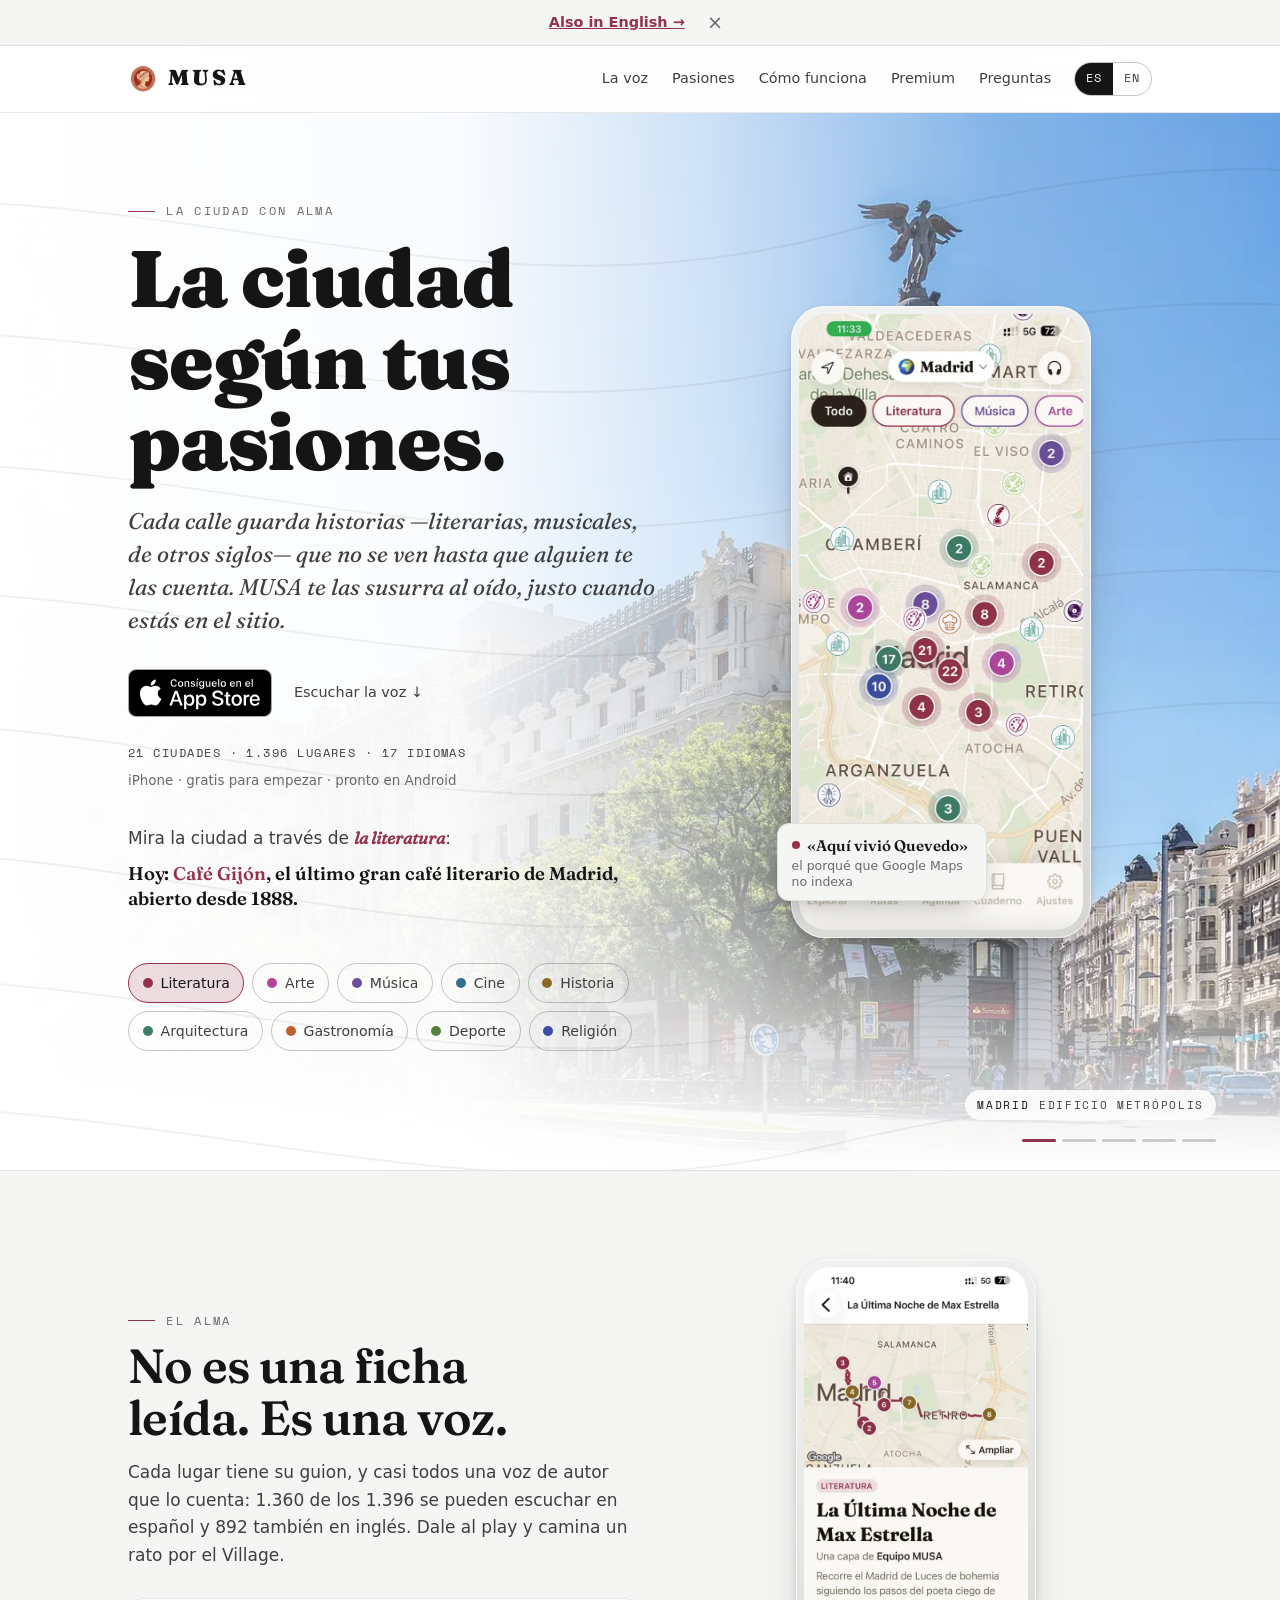
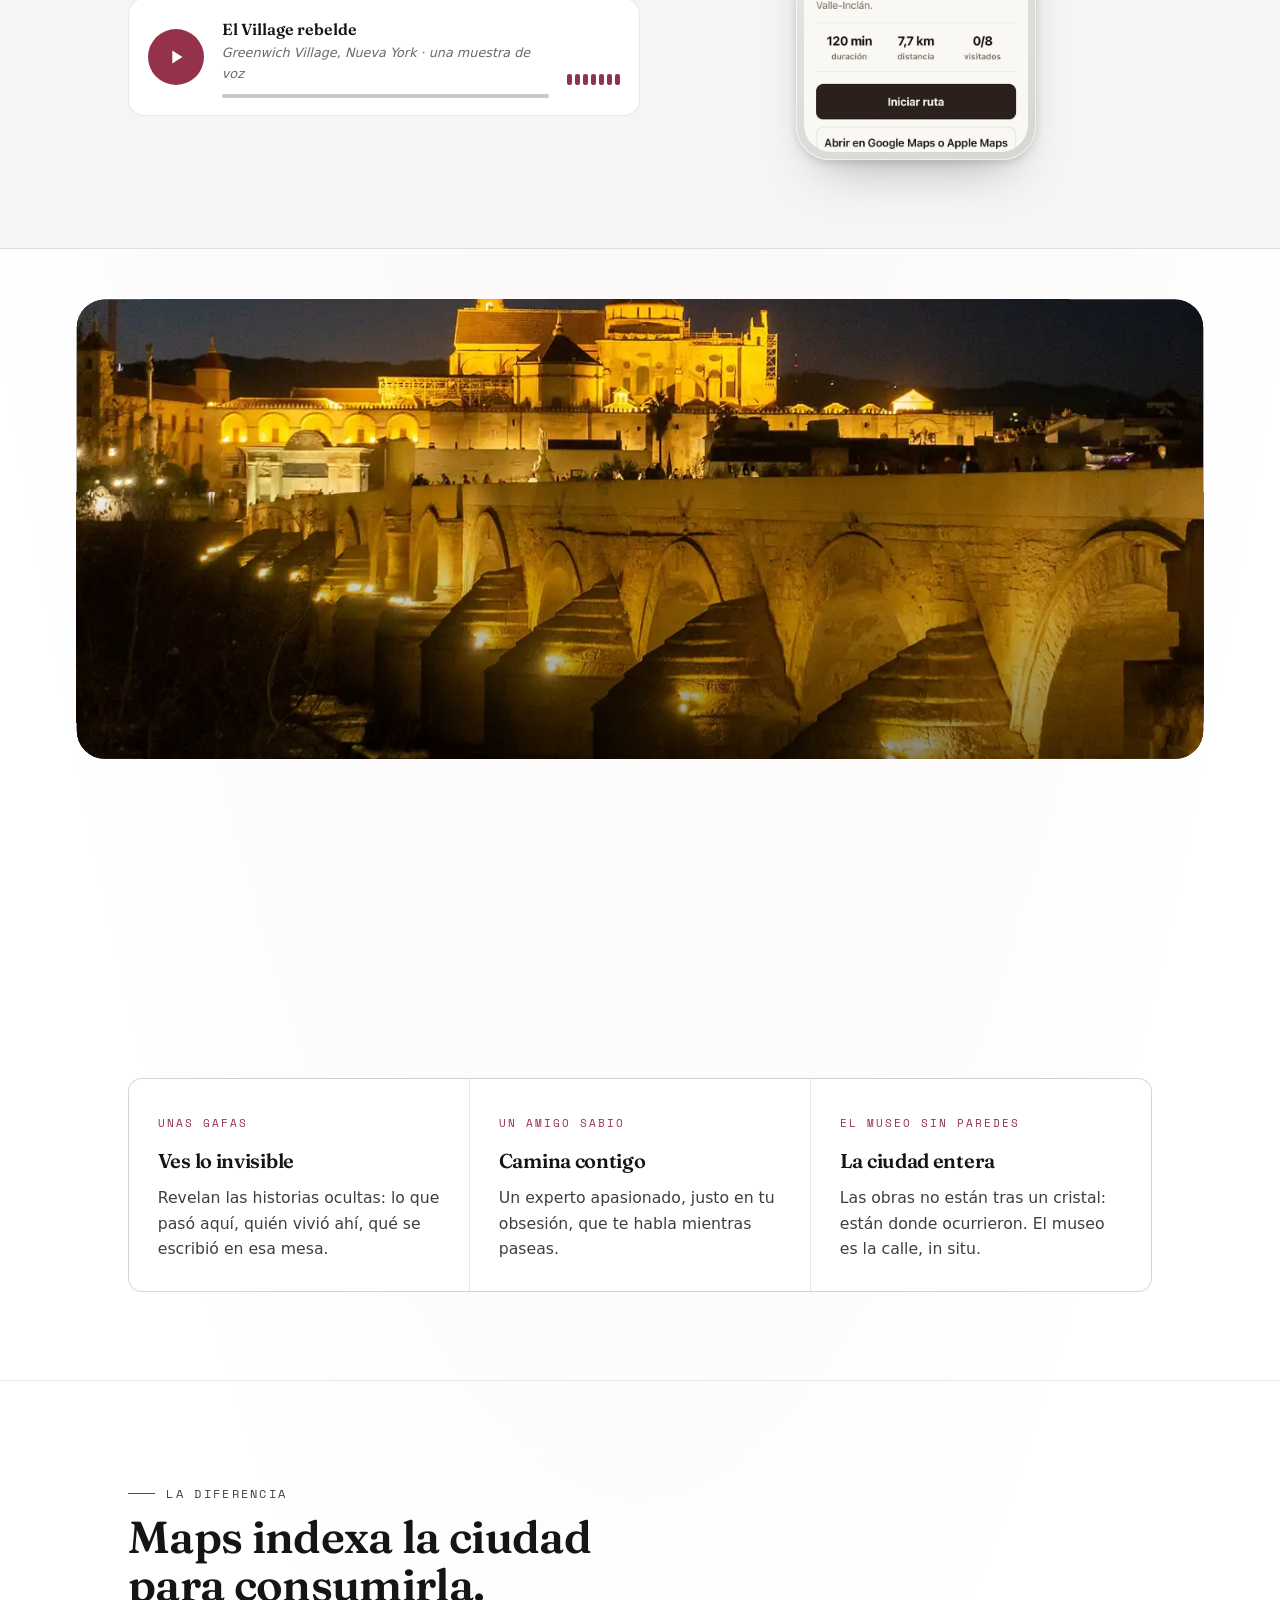
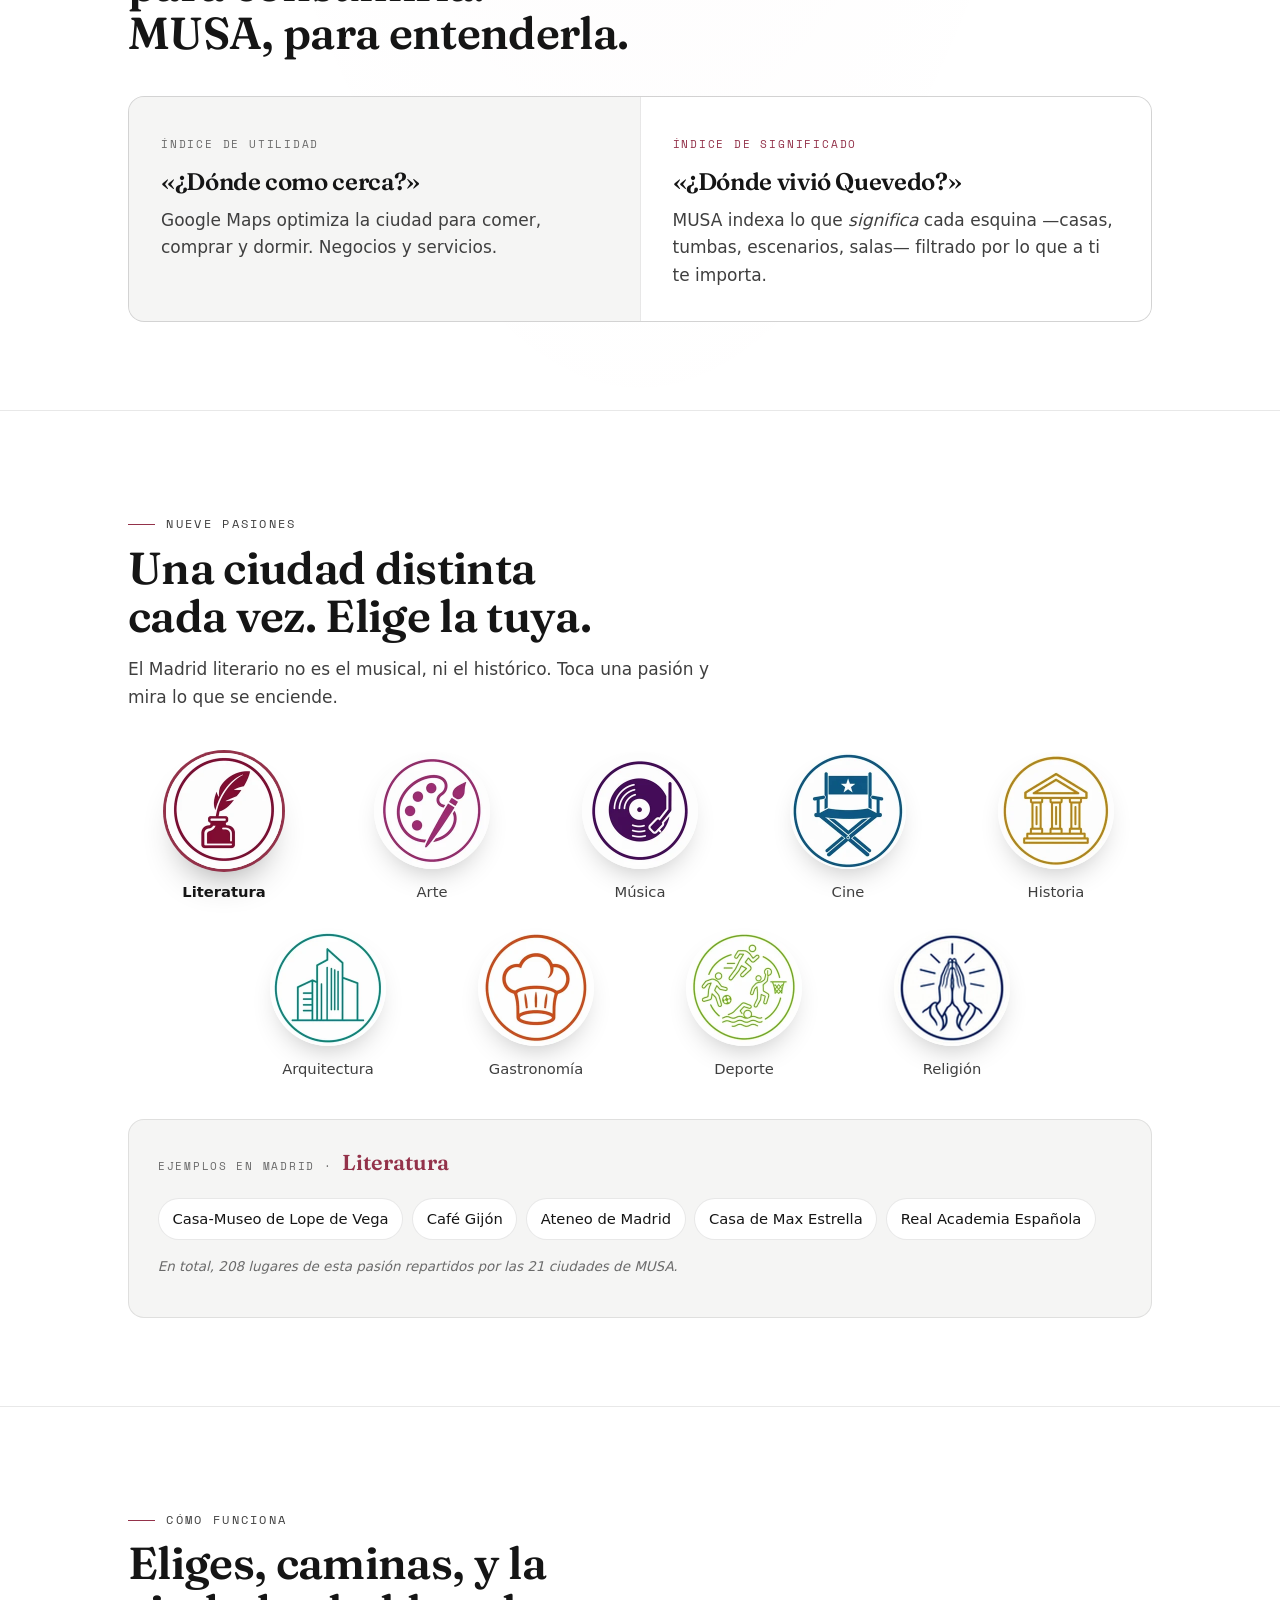
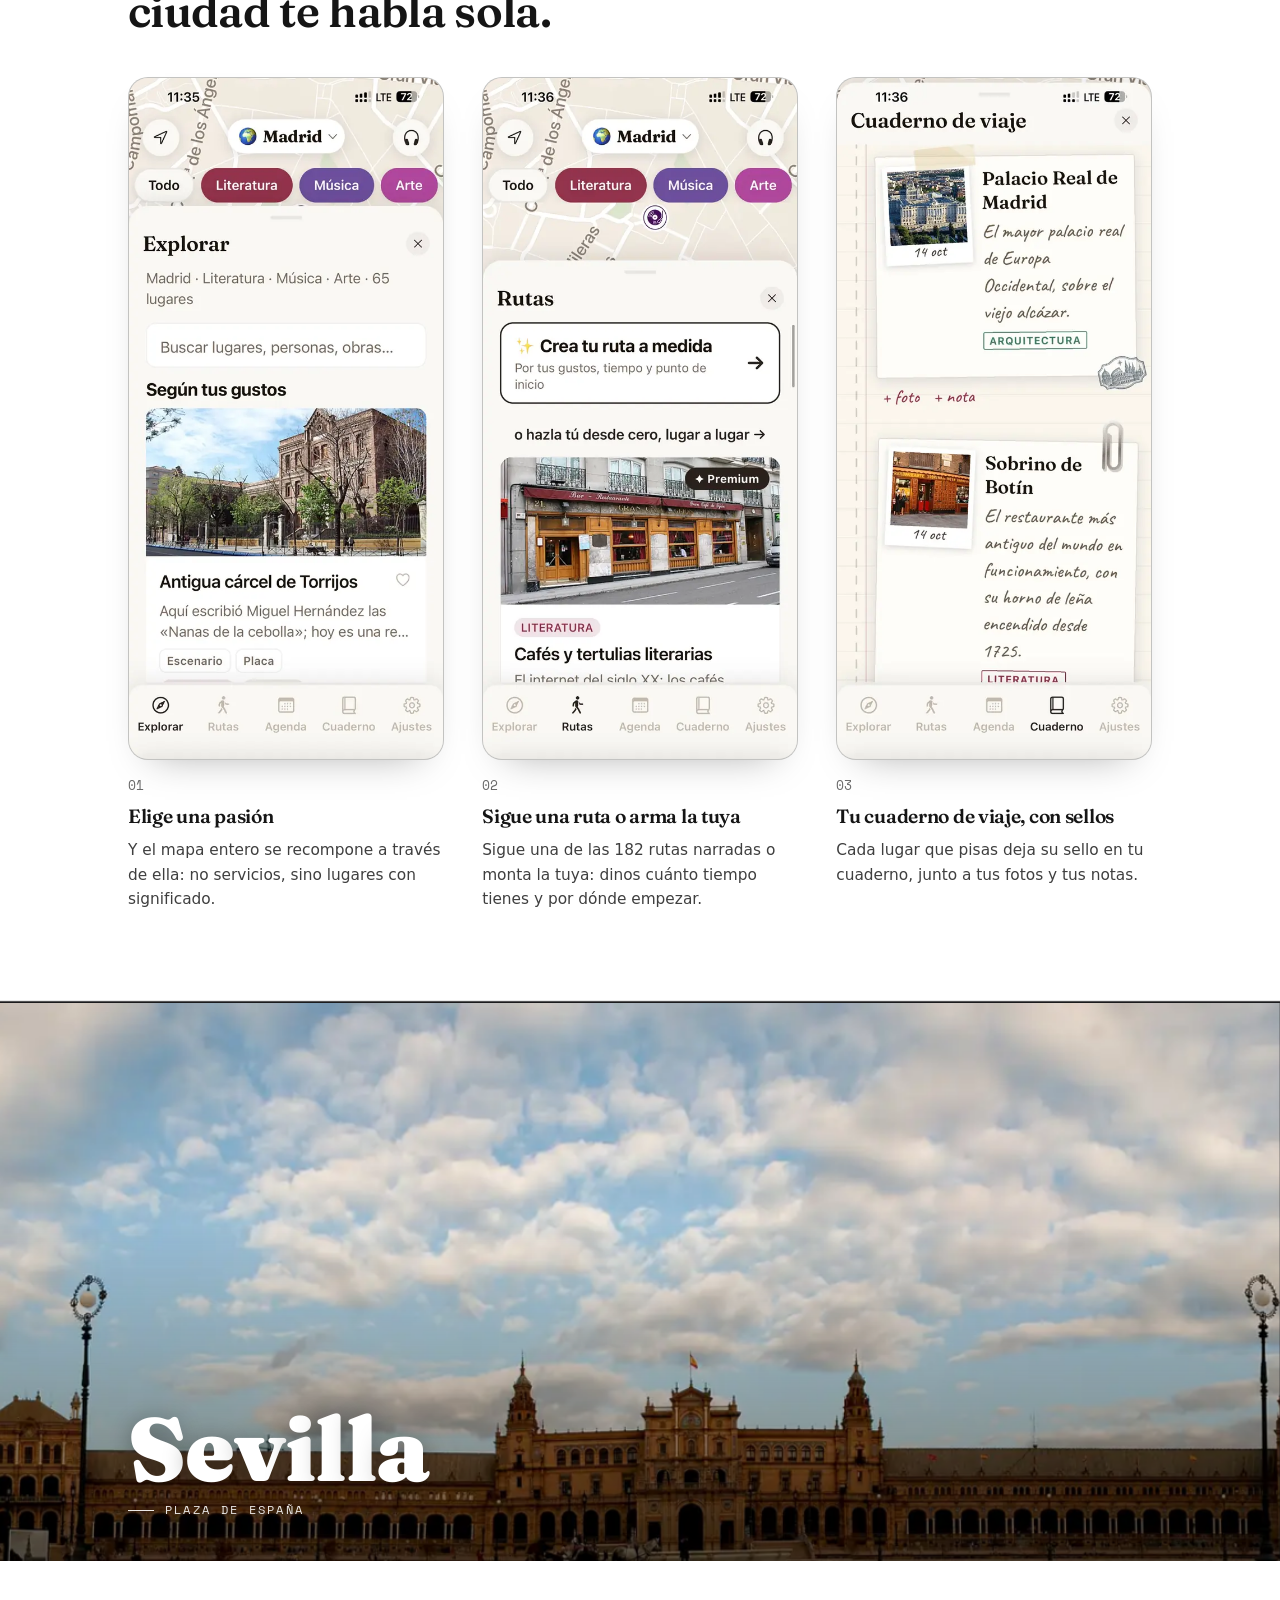
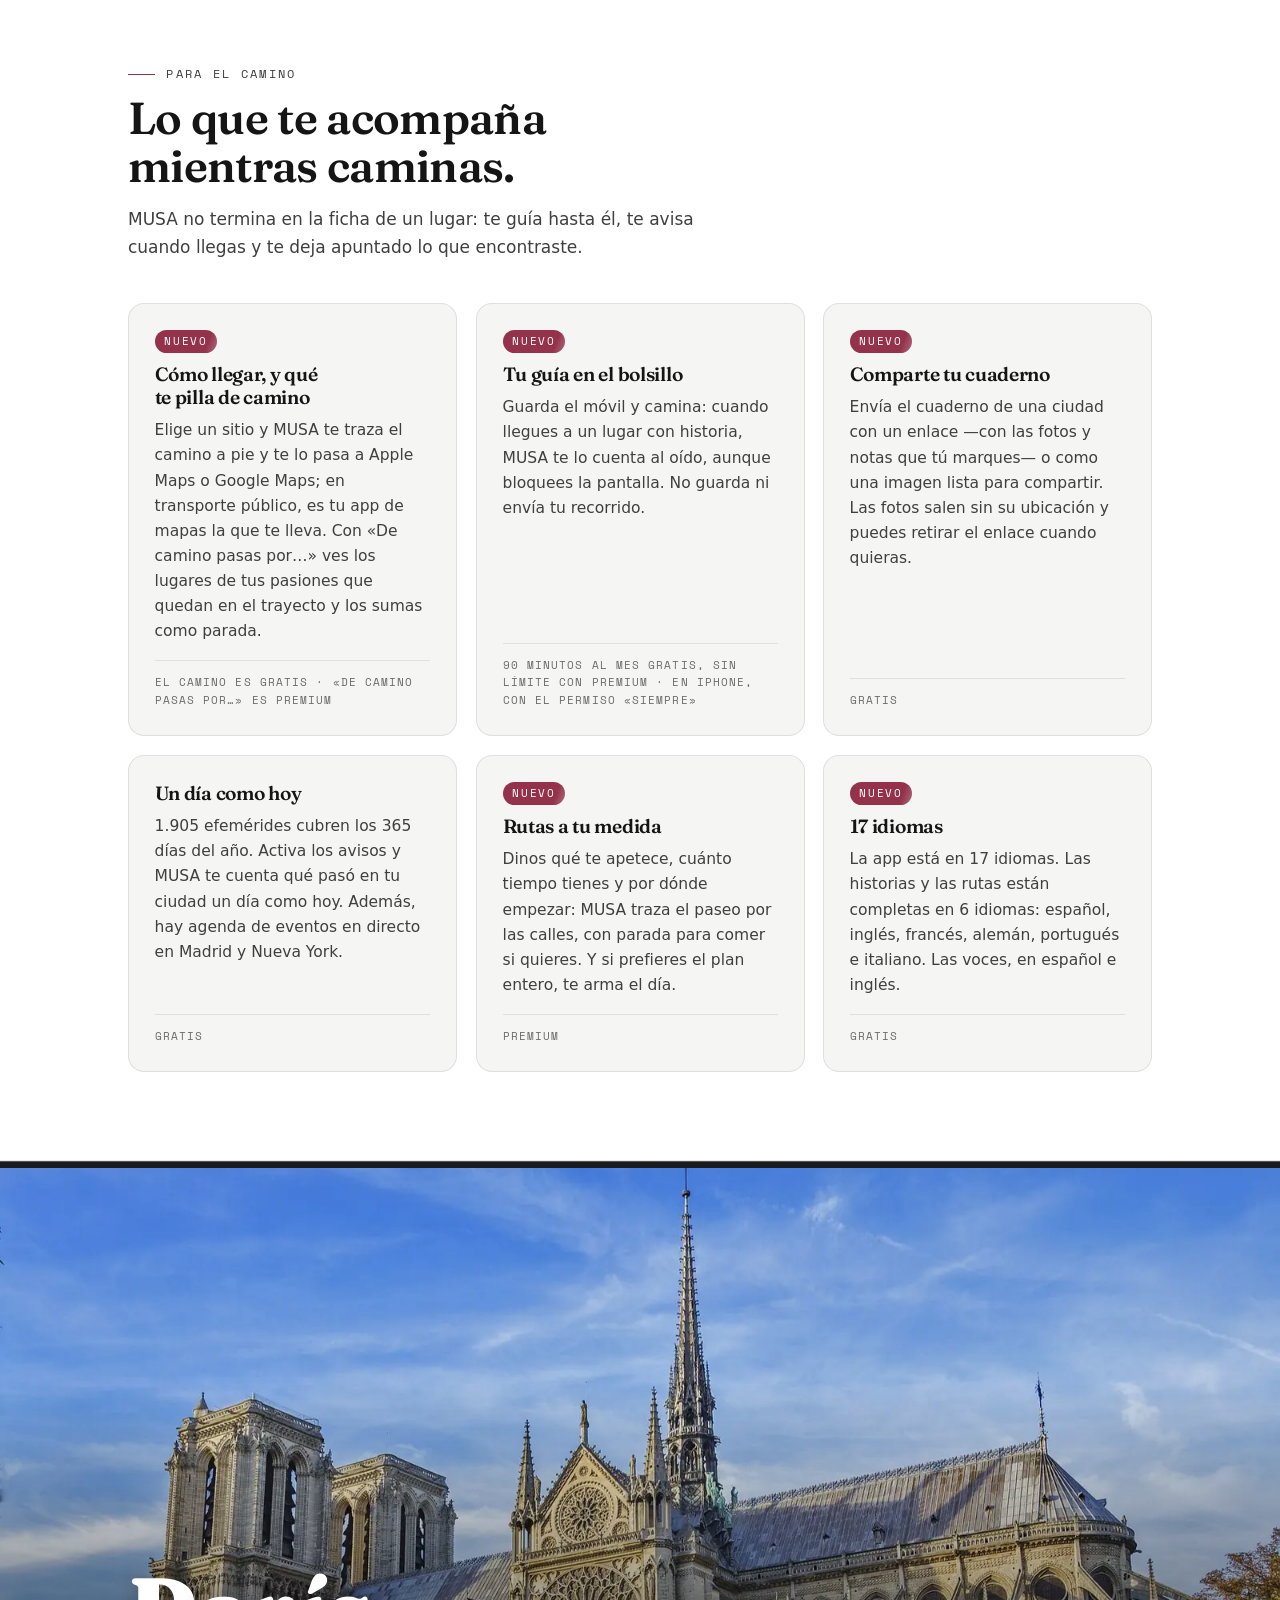
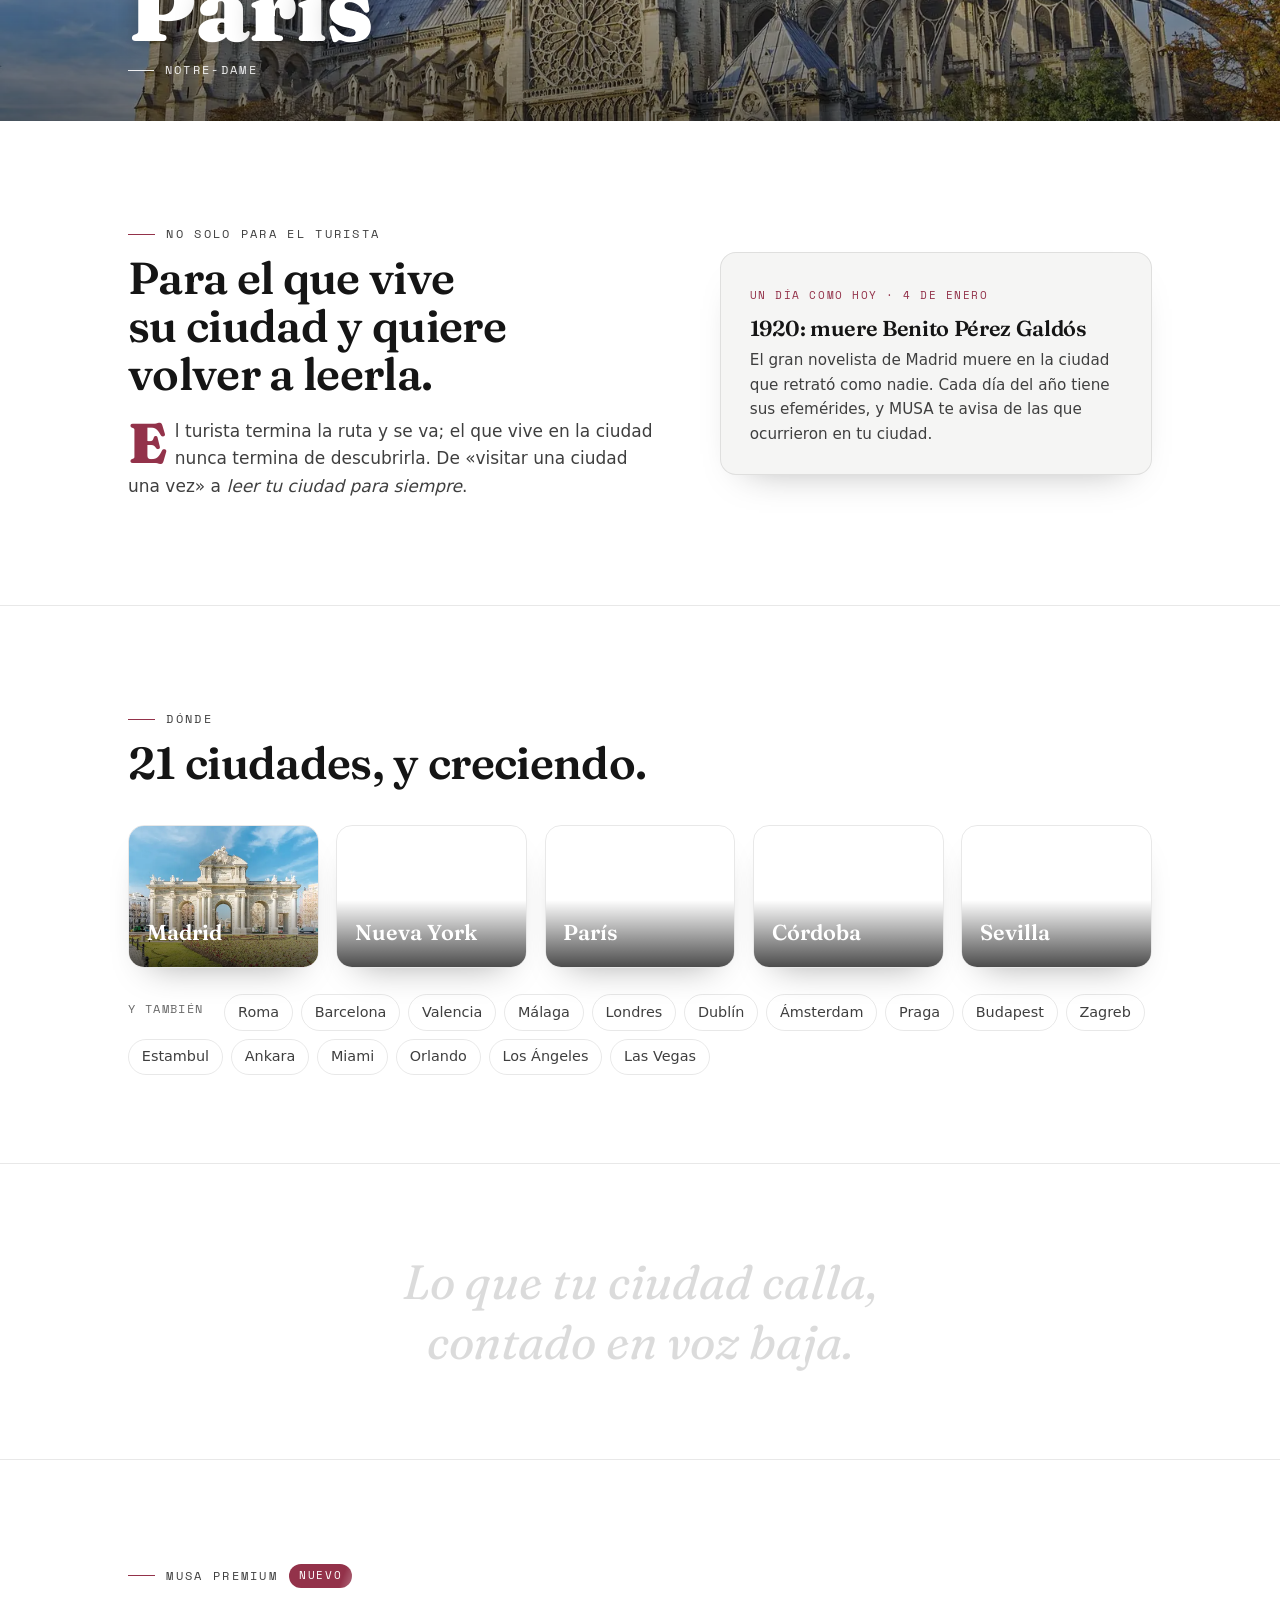
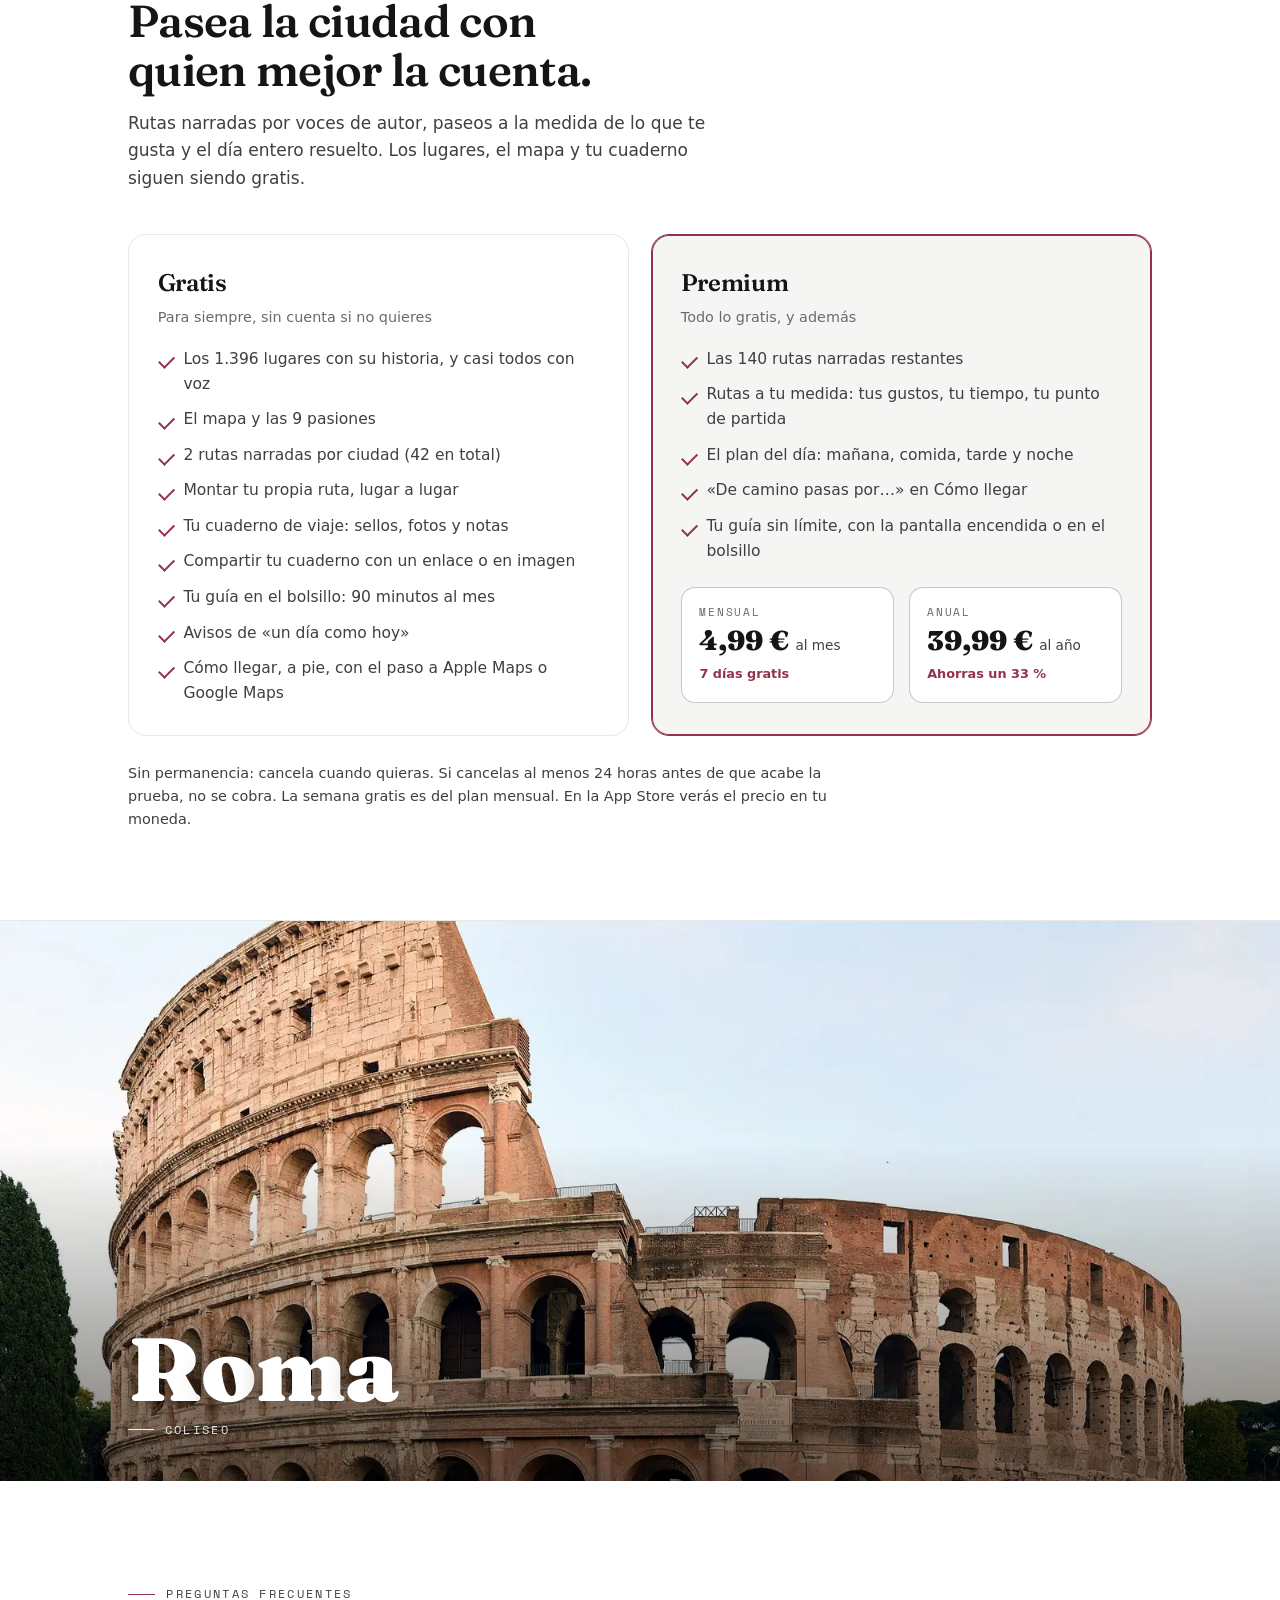
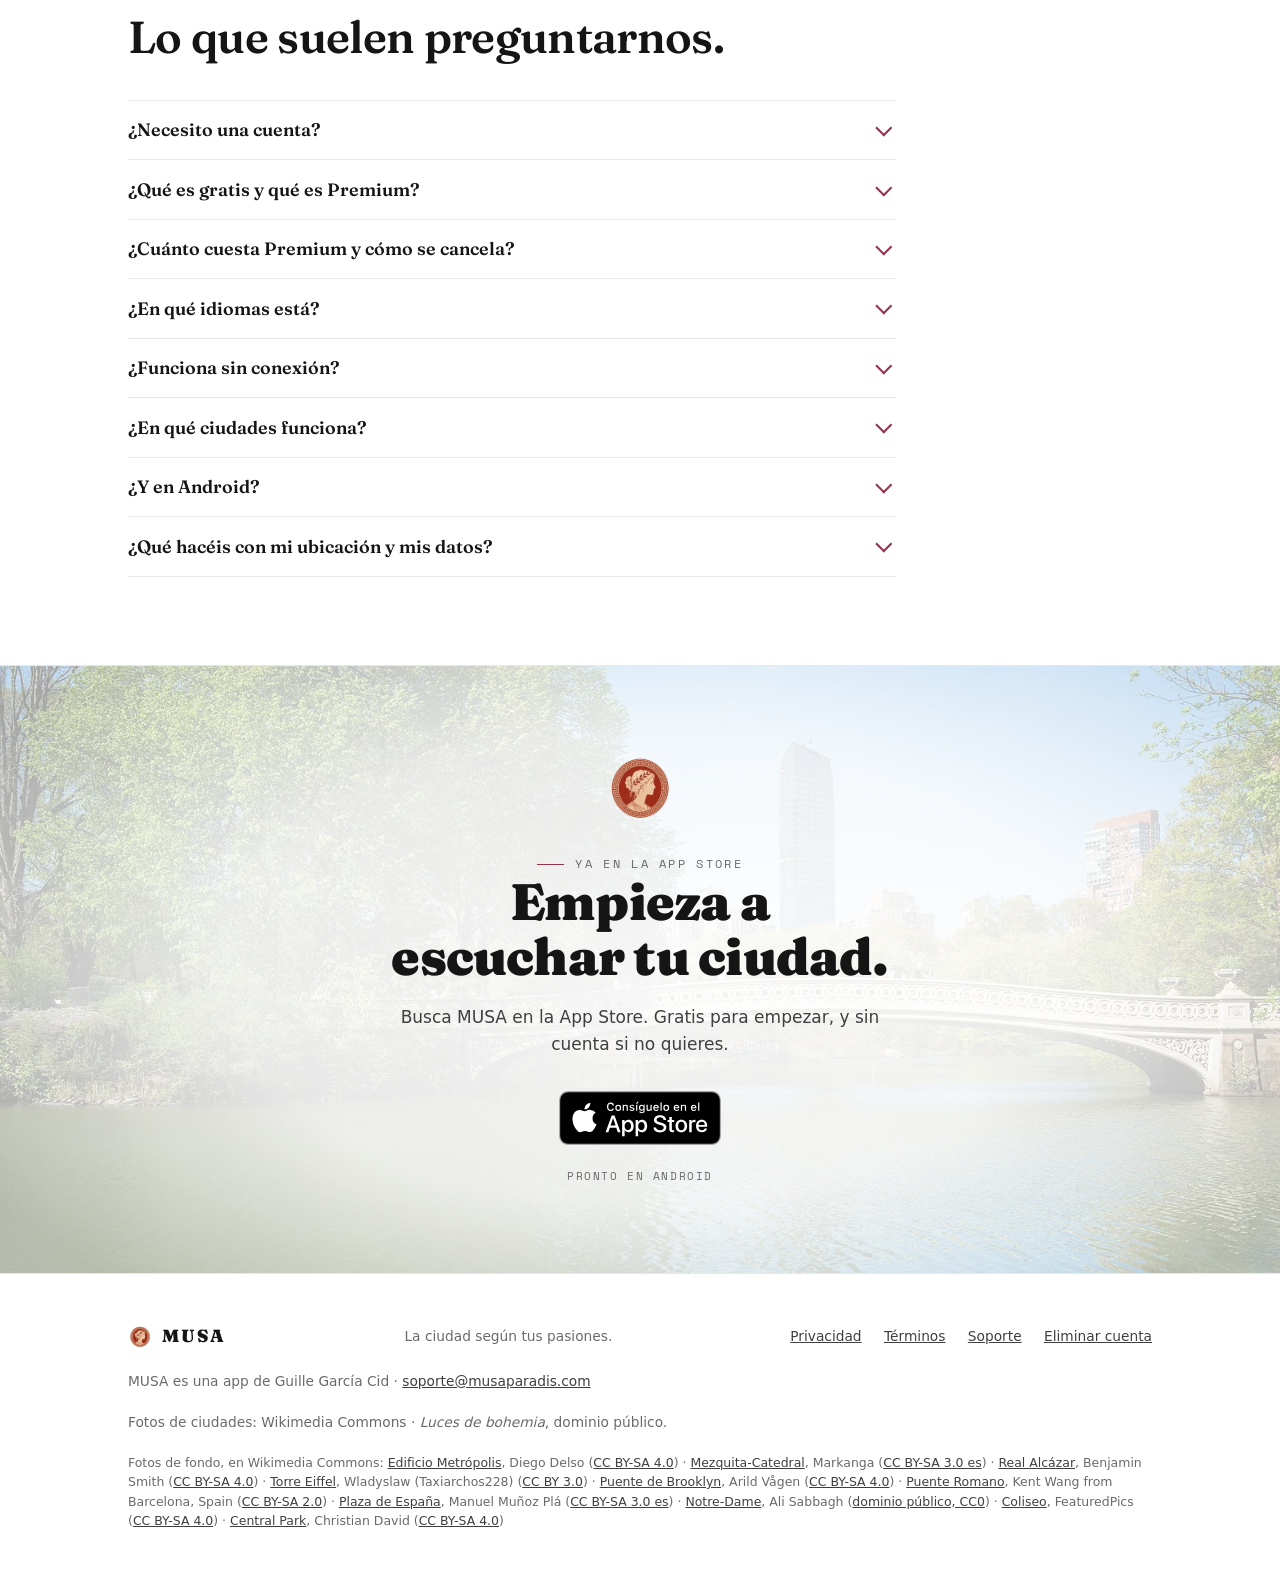
<file: index.html>
<!doctype html>
<html lang="es" data-p="literature" data-theme="light">
<head>
<meta charset="utf-8">
<meta name="viewport" content="width=device-width, initial-scale=1">
<title>MUSA — La ciudad según tus pasiones</title>
<meta name="description" content="Elige una pasión y el mapa se recompone en lugares con significado, con voz de autor mientras caminas. 21 ciudades, 1.396 lugares, 182 rutas y una app en 17 idiomas. Para iPhone.">
<link rel="canonical" href="https://www.musaparadis.com/">
<link rel="alternate" hreflang="es" href="https://www.musaparadis.com/">
<link rel="alternate" hreflang="en" href="https://www.musaparadis.com/en/">
<link rel="alternate" hreflang="x-default" href="https://www.musaparadis.com/">
<meta name="theme-color" content="#ffffff">
<meta property="og:type" content="website">
<meta property="og:site_name" content="MUSA">
<meta property="og:locale" content="es_ES">
<meta property="og:locale:alternate" content="en_GB">
<meta property="og:title" content="MUSA — La ciudad según tus pasiones">
<meta property="og:description" content="Elige una pasión y la ciudad se recompone a través de ella. Camina, y una voz te cuenta lo que pisas.">
<meta property="og:url" content="https://www.musaparadis.com/">
<meta property="og:image" content="https://www.musaparadis.com/og.jpg">
<meta property="og:image:width" content="1200">
<meta property="og:image:height" content="630">
<meta property="og:image:alt" content="MUSA: la ciudad según tus pasiones">
<meta name="twitter:card" content="summary_large_image">
<meta name="twitter:title" content="MUSA — La ciudad según tus pasiones">
<meta name="twitter:description" content="Elige una pasión y la ciudad se recompone a través de ella. Camina, y una voz te cuenta lo que pisas.">
<meta name="twitter:image" content="https://www.musaparadis.com/og.jpg">
<meta name="apple-itunes-app" content="app-id=6795834796">
<link rel="icon" type="image/png" href="/assets/landing/favicon.eac1ace1.png">
<link rel="preload" href="/assets/landing/fraunces-900.449683a2.woff2" as="font" type="font/woff2" crossorigin>
<link rel="preload" href="/assets/landing/fraunces-600.6c521583.woff2" as="font" type="font/woff2" crossorigin>
<script>document.documentElement.className+=' js'</script>
<link rel="stylesheet" href="/assets/landing/landing.1721eb7f.css">
<script type="application/ld+json">{"@context":"https://schema.org","@type":"MobileApplication","name":"MUSA","alternateName":"MUSA — La ciudad según tus pasiones","description":"Elige una pasión y el mapa se recompone en lugares con significado, con voz de autor mientras caminas. 21 ciudades, 1.396 lugares, 182 rutas y una app en 17 idiomas. Para iPhone.","url":"https://www.musaparadis.com/","inLanguage":["es","en","fr","it","de","pt","ar","zh","ja","ko","nl","ru","pl","tr","cs","hu","hr"],"operatingSystem":"iOS","applicationCategory":"TravelApplication","downloadUrl":"https://apps.apple.com/app/id6795834796","installUrl":"https://apps.apple.com/app/id6795834796","image":"https://www.musaparadis.com/og.jpg","author":{"@type":"Person","name":"Guille García Cid"},"offers":{"@type":"Offer","price":"0","priceCurrency":"EUR"}}</script>
<script type="application/ld+json">{"@context":"https://schema.org","@type":"FAQPage","name":"Preguntas frecuentes sobre MUSA","inLanguage":"es","mainEntity":[{"@type":"Question","name":"¿Necesito una cuenta?","acceptedAnswer":{"@type":"Answer","text":"No. Puedes usar MUSA, y hasta suscribirte, sin crear una cuenta. La cuenta es opcional: sirve para guardar tu cuaderno en la nube y llevarlo a otro dispositivo."}},{"@type":"Question","name":"¿Qué es gratis y qué es Premium?","acceptedAnswer":{"@type":"Answer","text":"Son gratis los 1.396 lugares con su historia (y casi todos, con su voz), el mapa, tu cuaderno de viaje, 2 rutas narradas por ciudad, 90 minutos al mes de tu guía, con la pantalla encendida o en el bolsillo, y los avisos de «un día como hoy». Premium abre las otras 140 rutas narradas, las rutas a tu medida, el plan del día, «De camino pasas por…» y tu guía sin límite."}},{"@type":"Question","name":"¿Cuánto cuesta Premium y cómo se cancela?","acceptedAnswer":{"@type":"Answer","text":"4,99 € al mes, con 7 días gratis, o 39,99 € al año. Sin permanencia: la suscripción se gestiona en la App Store (Ajustes › tu nombre › Suscripciones) y puedes cancelarla cuando quieras. Si cancelas al menos 24 horas antes de que acabe la prueba, no se te cobra. En la App Store verás el precio en tu moneda."}},{"@type":"Question","name":"¿En qué idiomas está?","acceptedAnswer":{"@type":"Answer","text":"La app está en 17 idiomas. Las historias y las rutas están completas en español, inglés, francés, alemán, portugués e italiano, y las voces, en español e inglés."}},{"@type":"Question","name":"¿Funciona sin conexión?","acceptedAnswer":{"@type":"Answer","text":"En parte. Los lugares y las rutas van guardados dentro de la app, en español, y se abren aunque no tengas red; en otros idiomas, la traducción llega con conexión. Las voces, las fotos y el camino por las calles también la necesitan."}},{"@type":"Question","name":"¿En qué ciudades funciona?","acceptedAnswer":{"@type":"Answer","text":"En 21 ciudades: Madrid, Nueva York, París, Córdoba, Sevilla, Roma, Barcelona, Valencia, Málaga, Londres, Dublín, Ámsterdam, Praga, Budapest, Zagreb, Estambul, Ankara, Miami, Orlando, Los Ángeles y Las Vegas. Y siguen llegando más."}},{"@type":"Question","name":"¿Y en Android?","acceptedAnswer":{"@type":"Answer","text":"Pronto en Google Play. Todavía no hay fecha: hoy MUSA es solo para iPhone."}},{"@type":"Question","name":"¿Qué hacéis con mi ubicación y mis datos?","acceptedAnswer":{"@type":"Answer","text":"MUSA se puede usar de forma anónima y no vende tus datos. La ubicación solo se usa si la autorizas, y MUSA compara tu posición con los lugares dentro del móvil: no guarda ni envía tu recorrido. Lo cuenta todo la política de privacidad, y puedes eliminar tu cuenta cuando quieras."}}]}</script>
</head>
<body>
<a class="skip" href="#main">Saltar al contenido</a>

<aside class="notice" id="langNotice" hidden aria-label="Idioma" data-target="en" data-key="musa-lang-notice">
  <div class="wrap">
    <a href="/en/" hreflang="en" lang="en">Also in English →</a>
    <button type="button" id="langNoticeClose" lang="en" aria-label="Close">×</button>
  </div>
</aside>

<header>
  <div class="wrap bar">
    <a class="brand" href="/" aria-label="MUSA, inicio"><img src="/assets/landing/logo.9a2c2410.webp" width="30" height="30" alt=""><span>MUSA</span></a>
    <div class="bar-right">
      <nav class="desk" aria-label="Principal">
        <a class="navlink" href="#voice">La voz</a><a class="navlink" href="#passions">Pasiones</a><a class="navlink" href="#how">Cómo funciona</a><a class="navlink" href="#premium">Premium</a><a class="navlink" href="#faq">Preguntas</a>
      </nav>
      <details class="menu" id="menu">
        <summary>Menú</summary>
        <nav aria-label="Principal">
          <a href="#voice">La voz</a><a href="#passions">Pasiones</a><a href="#how">Cómo funciona</a><a href="#premium">Premium</a><a href="#faq">Preguntas</a>
        </nav>
      </details>
      <div class="lang" role="group" aria-label="Idioma"><a href="/" hreflang="es" lang="es" aria-current="true">ES</a><a href="/en/" hreflang="en" lang="en">EN</a></div>
    </div>
  </div>
</header>

<main id="main">
  <section class="hero">
    <div class="hph" aria-hidden="true"><div class="hph-i on"><img src="/assets/landing/photo-edificio-metropolis.eb1af89c.webp" srcset="/assets/landing/photo-edificio-metropolis-s.c6f8d5aa.webp 800w, /assets/landing/photo-edificio-metropolis.eb1af89c.webp 1600w" sizes="100vw" width="1600" height="1090" alt="" style="object-position:62% 45%" fetchpriority="high" decoding="async"></div><div class="hph-i"><img data-src="/assets/landing/photo-mezquita-catedral-cordoba.717e92a4.webp" data-srcset="/assets/landing/photo-mezquita-catedral-cordoba-s.cbec856d.webp 800w, /assets/landing/photo-mezquita-catedral-cordoba.717e92a4.webp 1600w" sizes="100vw" width="1600" height="1200" alt="" style="object-position:50% 55%" loading="lazy" decoding="async"></div><div class="hph-i"><img data-src="/assets/landing/photo-real-alcazar-sevilla.bade349f.webp" data-srcset="/assets/landing/photo-real-alcazar-sevilla-s.0f027b84.webp 800w, /assets/landing/photo-real-alcazar-sevilla.bade349f.webp 1600w" sizes="100vw" width="1600" height="1068" alt="" style="object-position:60% 50%" loading="lazy" decoding="async"></div><div class="hph-i"><img data-src="/assets/landing/photo-tour-eiffel.55eded74.webp" data-srcset="/assets/landing/photo-tour-eiffel-s.3c65aec7.webp 800w, /assets/landing/photo-tour-eiffel.55eded74.webp 1600w" sizes="100vw" width="1600" height="1120" alt="" style="object-position:50% 45%" loading="lazy" decoding="async"></div><div class="hph-i"><img data-src="/assets/landing/photo-brooklyn-bridge.75a20f6f.webp" data-srcset="/assets/landing/photo-brooklyn-bridge-s.39b4d967.webp 800w, /assets/landing/photo-brooklyn-bridge.75a20f6f.webp 1600w" sizes="100vw" width="1600" height="1068" alt="" style="object-position:50% 55%" loading="lazy" decoding="async"></div><div class="hph-veil"></div></div><div class="hph-ui"><p class="hph-cap" aria-hidden="true"><b>Madrid</b><span>Edificio Metrópolis</span></p><div class="hph-bars" role="group" aria-label="Ciudades de la portada"><button type="button" data-city="Madrid" data-place="Edificio Metrópolis" aria-label="Ver Madrid" aria-pressed="true"><i></i></button><button type="button" data-city="Córdoba" data-place="Mezquita-Catedral" aria-label="Ver Córdoba" aria-pressed="false"><i></i></button><button type="button" data-city="Sevilla" data-place="Real Alcázar" aria-label="Ver Sevilla" aria-pressed="false"><i></i></button><button type="button" data-city="París" data-place="Torre Eiffel" aria-label="Ver París" aria-pressed="false"><i></i></button><button type="button" data-city="Nueva York" data-place="Puente de Brooklyn" aria-label="Ver Nueva York" aria-pressed="false"><i></i></button></div></div>
    <svg class="contours" viewBox="0 0 1200 700" preserveAspectRatio="xMidYMid slice" aria-hidden="true"><path pathLength="1" d="M-20,70 C260,20 470,150 730,80 S1150,30 1240,110"/><path pathLength="1" d="M-20,155 C240,110 460,230 720,165 S1150,120 1240,200"/><path pathLength="1" d="M-20,240 C270,200 450,320 740,255 S1130,210 1240,285"/><path pathLength="1" d="M-20,325 C250,285 470,405 720,340 S1150,300 1240,375"/><path pathLength="1" d="M-20,410 C260,375 450,500 740,430 S1140,390 1240,465"/><path pathLength="1" d="M-20,495 C240,460 470,585 720,520 S1150,480 1240,555"/><path pathLength="1" d="M-20,580 C270,545 450,665 740,600 S1130,560 1240,640"/><path pathLength="1" d="M-20,665 C250,630 470,745 720,685 S1150,645 1240,720"/></svg>
    <div class="wrap hero-grid">
      <div>
        <p class="eyebrow">La ciudad con alma</p>
        <h1>La ciudad según tus pasiones.</h1>
        <p class="lede">Cada calle guarda historias —literarias, musicales, de otros siglos— que no se ven hasta que alguien te las cuenta. MUSA te las susurra al oído, justo cuando estás en el sitio.</p>
        <div class="hero-actions">
          <a class="badge" href="https://apps.apple.com/app/id6795834796"><img src="/assets/landing/badge-appstore-es.b3bca9d8.svg" width="120" height="40" alt="Consíguelo en el App Store"></a>
          <a class="navlink" href="#voice">Escuchar la voz ↓</a>
        </div>
        <p class="hero-stats">21 ciudades · 1.396 lugares · 17 idiomas</p>
        <p class="hero-fine">iPhone · gratis para empezar · pronto en Android</p>
        <div class="lens">
          <p>Mira la ciudad a través de <span class="word" id="lensWord">la literatura</span>:</p>
          <div class="lens-lines" id="lensLines" aria-live="polite"><p class="lens-line" data-p="literature">Hoy: <b>Café Gijón</b>, el último gran café literario de Madrid, abierto desde 1888.</p><p class="lens-line" data-p="art" hidden>Hoy: la ermita donde <b>Goya pintó su cúpula más libre</b> y donde descansa desde 1919.</p><p class="lens-line" data-p="music" hidden>Hoy: <b>Sala El Sol</b>, el templo superviviente de la Movida, con música en directo desde 1979.</p><p class="lens-line" data-p="cinema" hidden>Hoy: el <b>Cine Doré</b>, una joya modernista de 1912 que hoy es la sede de la Filmoteca Española.</p><p class="lens-line" data-p="history" hidden>Hoy: la <b>Puerta del Sol</b>, el kilómetro cero de España.</p><p class="lens-line" data-p="architecture" hidden>Hoy: la cúpula del <b>Edificio Metrópolis</b>, con su Victoria alada.</p><p class="lens-line" data-p="gastronomy" hidden>Hoy: <b>Sobrino de Botín</b>, el restaurante más antiguo del mundo en funcionamiento, con el horno de leña encendido desde 1725.</p><p class="lens-line" data-p="sport" hidden>Hoy: el <b>Frontón Beti Jai</b>, de 1894, que Madrid estuvo a punto de perder.</p><p class="lens-line" data-p="religion" hidden>Hoy: la <b>Basílica de Jesús de Medinaceli</b>, el Cristo que Madrid rescató de Marruecos.</p></div>
          <div class="chips" id="chips" role="group" aria-label="Elige una pasión"><button class="chip p-literature" type="button" data-p="literature" data-word="la literatura" aria-pressed="true"><span class="dot"></span>Literatura</button><button class="chip p-art" type="button" data-p="art" data-word="el arte" aria-pressed="false"><span class="dot"></span>Arte</button><button class="chip p-music" type="button" data-p="music" data-word="la música" aria-pressed="false"><span class="dot"></span>Música</button><button class="chip p-cinema" type="button" data-p="cinema" data-word="el cine" aria-pressed="false"><span class="dot"></span>Cine</button><button class="chip p-history" type="button" data-p="history" data-word="la historia" aria-pressed="false"><span class="dot"></span>Historia</button><button class="chip p-architecture" type="button" data-p="architecture" data-word="la arquitectura" aria-pressed="false"><span class="dot"></span>Arquitectura</button><button class="chip p-gastronomy" type="button" data-p="gastronomy" data-word="la gastronomía" aria-pressed="false"><span class="dot"></span>Gastronomía</button><button class="chip p-sport" type="button" data-p="sport" data-word="el deporte" aria-pressed="false"><span class="dot"></span>Deporte</button><button class="chip p-religion" type="button" data-p="religion" data-word="la religión" aria-pressed="false"><span class="dot"></span>Religión</button></div>
        </div>
      </div>
      <div class="hero-phone">
        <div class="phone"><img src="/assets/landing/shot-es-mapa.616467e8.webp" width="640" height="1387" alt="El mapa de MUSA en Madrid, con los lugares agrupados por pasiones" fetchpriority="high"></div>
        <div class="tag"><b>«Aquí vivió Quevedo»</b><span>el porqué que Google Maps no indexa</span></div>
      </div>
    </div>
  </section>

  <section class="voice" id="voice">
    <div class="wrap voice-card">
      <div>
        <p class="eyebrow">El alma</p>
        <h2>No es una ficha leída. Es una voz.</h2>
        <p class="lead">Cada lugar tiene su guion, y casi todos una voz de autor que lo cuenta: 1.360 de los 1.396 se pueden escuchar en español y 892 también en inglés. Dale al play y camina un rato por el Village.</p>
        <div class="player">
          <button class="playbtn" id="playbtn" type="button" aria-label="Reproducir el fragmento" data-play="Reproducir el fragmento" data-pause="Pausar el fragmento">
            <svg viewBox="0 0 24 24" aria-hidden="true"><path id="playicon" d="M8 5v14l11-7z"/></svg>
          </button>
          <div class="player-body">
            <div class="t">El Village rebelde</div>
            <div class="s">Greenwich Village, Nueva York · una muestra de voz</div>
            <div class="track" aria-hidden="true"><div class="fill" id="fill"></div></div>
            <div class="err" id="audioErr" role="status" hidden>No se ha podido cargar el audio. Prueba de nuevo en unos segundos.</div>
          </div>
          <div class="eq" aria-hidden="true"><i></i><i></i><i></i><i></i><i></i><i></i><i></i></div>
        </div>
        <audio id="sample" preload="none" src="/audio/ruta-village.mp3"></audio>
      </div>
      <div class="voice-visual">
        <div class="phone"><img src="/assets/landing/shot-es-ruta.e8383d3a.webp" width="560" height="1214" alt="Una ruta narrada de MUSA: «La última noche de Max Estrella», con duración, distancia y el botón de iniciar" loading="lazy" decoding="async"></div>
      </div>
    </div>
  </section>

  <figure class="cityband"><img src="/assets/landing/photo-puente-romano-cordoba.8d52f373.webp" srcset="/assets/landing/photo-puente-romano-cordoba-s.f7a5414a.webp 800w, /assets/landing/photo-puente-romano-cordoba.8d52f373.webp 1600w" sizes="100vw" width="1600" height="1067" alt="" style="object-position:50% 62%" loading="lazy" decoding="async"><figcaption class="wrap"><span class="cb-city">Córdoba</span><span class="cb-place">Puente Romano</span></figcaption></figure>

  <section>
    <div class="wrap">
      <div class="sec-head"><p class="eyebrow">Qué es</p><h2>Tres formas de decir lo mismo.</h2></div>
      <div class="ways"><div class="way"><span class="k">Unas gafas</span><h3>Ves lo invisible</h3><p>Revelan las historias ocultas: lo que pasó aquí, quién vivió ahí, qué se escribió en esa mesa.</p></div><div class="way"><span class="k">Un amigo sabio</span><h3>Camina contigo</h3><p>Un experto apasionado, justo en tu obsesión, que te habla mientras paseas.</p></div><div class="way"><span class="k">El museo sin paredes</span><h3>La ciudad entera</h3><p>Las obras no están tras un cristal: están donde ocurrieron. El museo es la calle, in situ.</p></div></div>
    </div>
  </section>

  <section>
    <div class="wrap">
      <div class="sec-head"><p class="eyebrow">La diferencia</p><h2>Maps indexa la ciudad para consumirla. MUSA, para entenderla.</h2></div>
      <div class="versus">
        <div class="vs them"><span class="lab">Índice de utilidad</span><h3>«¿Dónde como cerca?»</h3><p>Google Maps optimiza la ciudad para comer, comprar y dormir. Negocios y servicios.</p></div>
        <div class="vs us"><span class="lab">Índice de significado</span><h3>«¿Dónde vivió Quevedo?»</h3><p>MUSA indexa lo que <em>significa</em> cada esquina —casas, tumbas, escenarios, salas— filtrado por lo que a ti te importa.</p></div>
      </div>
    </div>
  </section>

  <section id="passions">
    <div class="wrap">
      <div class="sec-head"><p class="eyebrow">Nueve pasiones</p><h2>Una ciudad distinta cada vez. Elige la tuya.</h2><p>El Madrid literario no es el musical, ni el histórico. Toca una pasión y mira lo que se enciende.</p></div>
      <div class="passgrid" id="passgrid" role="tablist" aria-label="Pasiones"><button class="passcard p-literature" type="button" role="tab" id="tab-literature" aria-controls="panel-literature" aria-selected="true" tabindex="0" data-p="literature"><span class="tile"><img src="/assets/landing/icon-literature.947943f1.webp" width="232" height="232" alt="" loading="lazy" decoding="async"></span><span class="lbl">Literatura</span></button><button class="passcard p-art" type="button" role="tab" id="tab-art" aria-controls="panel-art" aria-selected="false" tabindex="-1" data-p="art"><span class="tile"><img src="/assets/landing/icon-art.bb4f0df5.webp" width="232" height="232" alt="" loading="lazy" decoding="async"></span><span class="lbl">Arte</span></button><button class="passcard p-music" type="button" role="tab" id="tab-music" aria-controls="panel-music" aria-selected="false" tabindex="-1" data-p="music"><span class="tile"><img src="/assets/landing/icon-music.a0cbfe8a.webp" width="232" height="232" alt="" loading="lazy" decoding="async"></span><span class="lbl">Música</span></button><button class="passcard p-cinema" type="button" role="tab" id="tab-cinema" aria-controls="panel-cinema" aria-selected="false" tabindex="-1" data-p="cinema"><span class="tile"><img src="/assets/landing/icon-cinema.2d8810f6.webp" width="232" height="232" alt="" loading="lazy" decoding="async"></span><span class="lbl">Cine</span></button><button class="passcard p-history" type="button" role="tab" id="tab-history" aria-controls="panel-history" aria-selected="false" tabindex="-1" data-p="history"><span class="tile"><img src="/assets/landing/icon-history.3b7b5434.webp" width="232" height="232" alt="" loading="lazy" decoding="async"></span><span class="lbl">Historia</span></button><button class="passcard p-architecture" type="button" role="tab" id="tab-architecture" aria-controls="panel-architecture" aria-selected="false" tabindex="-1" data-p="architecture"><span class="tile"><img src="/assets/landing/icon-architecture.b56c33fd.webp" width="232" height="232" alt="" loading="lazy" decoding="async"></span><span class="lbl">Arquitectura</span></button><button class="passcard p-gastronomy" type="button" role="tab" id="tab-gastronomy" aria-controls="panel-gastronomy" aria-selected="false" tabindex="-1" data-p="gastronomy"><span class="tile"><img src="/assets/landing/icon-gastronomy.77966051.webp" width="232" height="232" alt="" loading="lazy" decoding="async"></span><span class="lbl">Gastronomía</span></button><button class="passcard p-sport" type="button" role="tab" id="tab-sport" aria-controls="panel-sport" aria-selected="false" tabindex="-1" data-p="sport"><span class="tile"><img src="/assets/landing/icon-sport.df32588e.webp" width="232" height="232" alt="" loading="lazy" decoding="async"></span><span class="lbl">Deporte</span></button><button class="passcard p-religion" type="button" role="tab" id="tab-religion" aria-controls="panel-religion" aria-selected="false" tabindex="-1" data-p="religion"><span class="tile"><img src="/assets/landing/icon-religion.5af576e2.webp" width="232" height="232" alt="" loading="lazy" decoding="async"></span><span class="lbl">Religión</span></button></div>
      <div class="explorer" id="explorer"><div class="p-literature" data-panel="literature" id="panel-literature" role="tabpanel" aria-labelledby="tab-literature"><div class="head"><span class="lab">Ejemplos en Madrid ·</span> <span class="cur">Literatura</span></div><ul><li>Casa-Museo de Lope de Vega</li><li>Café Gijón</li><li>Ateneo de Madrid</li><li>Casa de Max Estrella</li><li>Real Academia Española</li></ul><p class="foot">En total, 208 lugares de esta pasión repartidos por las 21 ciudades de MUSA.</p></div><div class="p-art" data-panel="art" id="panel-art" role="tabpanel" aria-labelledby="tab-art" hidden><div class="head"><span class="lab">Ejemplos en Madrid ·</span> <span class="cur">Arte</span></div><ul><li>Museo del Prado</li><li>Ermita de San Antonio de la Florida</li><li>Círculo de Bellas Artes</li><li>Museo Reina Sofía</li><li>Museo Sorolla</li></ul><p class="foot">En total, 345 lugares de esta pasión repartidos por las 21 ciudades de MUSA.</p></div><div class="p-music" data-panel="music" id="panel-music" role="tabpanel" aria-labelledby="tab-music" hidden><div class="head"><span class="lab">Ejemplos en Madrid ·</span> <span class="cur">Música</span></div><ul><li>Sala El Sol</li><li>Café Central</li><li>Teatro Real</li><li>Corral de la Morería</li><li>Auditorio Nacional de Música</li></ul><p class="foot">En total, 201 lugares de esta pasión repartidos por las 21 ciudades de MUSA.</p></div><div class="p-cinema" data-panel="cinema" id="panel-cinema" role="tabpanel" aria-labelledby="tab-cinema" hidden><div class="head"><span class="lab">Ejemplos en Madrid ·</span> <span class="cur">Cine</span></div><ul><li>Cine Doré (Filmoteca)</li><li>Edificio Carrión (Cine Capitol)</li><li>Cine Ideal</li><li>Cine Barceló</li><li>Plaza del Callao</li></ul><p class="foot">En total, 143 lugares de esta pasión repartidos por las 21 ciudades de MUSA.</p></div><div class="p-history" data-panel="history" id="panel-history" role="tabpanel" aria-labelledby="tab-history" hidden><div class="head"><span class="lab">Ejemplos en Madrid ·</span> <span class="cur">Historia</span></div><ul><li>Puerta del Sol</li><li>Templo de Debod</li><li>Plaza del Dos de Mayo</li><li>Palacio Real de Madrid</li><li>Plaza de Toros de Las Ventas</li></ul><p class="foot">En total, 920 lugares de esta pasión repartidos por las 21 ciudades de MUSA.</p></div><div class="p-architecture" data-panel="architecture" id="panel-architecture" role="tabpanel" aria-labelledby="tab-architecture" hidden><div class="head"><span class="lab">Ejemplos en Madrid ·</span> <span class="cur">Arquitectura</span></div><ul><li>Edificio Metrópolis</li><li>CaixaForum Madrid</li><li>Estación de Atocha</li><li>Puerta de Alcalá</li><li>Faro de Moncloa</li></ul><p class="foot">En total, 623 lugares de esta pasión repartidos por las 21 ciudades de MUSA.</p></div><div class="p-gastronomy" data-panel="gastronomy" id="panel-gastronomy" role="tabpanel" aria-labelledby="tab-gastronomy" hidden><div class="head"><span class="lab">Ejemplos en Madrid ·</span> <span class="cur">Gastronomía</span></div><ul><li>Sobrino de Botín</li><li>Mercado de San Miguel</li><li>Chocolatería San Ginés</li><li>Casa Labra</li><li>Lhardy</li></ul><p class="foot">En total, 193 lugares de esta pasión repartidos por las 21 ciudades de MUSA.</p></div><div class="p-sport" data-panel="sport" id="panel-sport" role="tabpanel" aria-labelledby="tab-sport" hidden><div class="head"><span class="lab">Ejemplos en Madrid ·</span> <span class="cur">Deporte</span></div><ul><li>Estadio Santiago Bernabéu</li><li>Estadio Metropolitano</li><li>Plaza de Toros de Las Ventas</li><li>Frontón Beti Jai</li><li>Hipódromo de la Zarzuela</li></ul><p class="foot">En total, 120 lugares de esta pasión repartidos por las 21 ciudades de MUSA.</p></div><div class="p-religion" data-panel="religion" id="panel-religion" role="tabpanel" aria-labelledby="tab-religion" hidden><div class="head"><span class="lab">Ejemplos en Madrid ·</span> <span class="cur">Religión</span></div><ul><li>Catedral de la Almudena</li><li>Monasterio de las Descalzas Reales</li><li>Iglesia de San Antonio de los Alemanes</li><li>Capilla del Obispo</li><li>Mezquita de la M-30</li></ul><p class="foot">En total, 271 lugares de esta pasión repartidos por las 21 ciudades de MUSA.</p></div></div>
    </div>
  </section>

  <section id="how">
    <div class="wrap">
      <div class="sec-head"><p class="eyebrow">Cómo funciona</p><h2>Eliges, caminas, y la ciudad te habla sola.</h2></div>
      <div class="steps"><div class="step"><div class="shot"><img src="/assets/landing/shot-es-explorar.e898fc92.webp" width="560" height="1214" alt="El panel Explorar de MUSA, con las pasiones como filtros y lugares según tus gustos" loading="lazy" decoding="async"></div><p class="n">01</p><h3>Elige una pasión</h3><p>Y el mapa entero se recompone a través de ella: no servicios, sino lugares con significado.</p></div><div class="step"><div class="shot"><img src="/assets/landing/shot-es-rutas.666b6006.webp" width="560" height="1214" alt="El panel de rutas de MUSA con la opción «Crea tu ruta a medida»" loading="lazy" decoding="async"></div><p class="n">02</p><h3>Sigue una ruta o arma la tuya</h3><p>Sigue una de las 182 rutas narradas o monta la tuya: dinos cuánto tiempo tienes y por dónde empezar.</p></div><div class="step"><div class="shot"><img src="/assets/landing/shot-es-cuaderno.df880f3a.webp" width="560" height="1214" alt="El cuaderno de viaje de MUSA, con fotos pegadas, notas y sellos" loading="lazy" decoding="async"></div><p class="n">03</p><h3>Tu cuaderno de viaje, con sellos</h3><p>Cada lugar que pisas deja su sello en tu cuaderno, junto a tus fotos y tus notas.</p></div></div>
    </div>
  </section>

  <figure class="cityband"><img src="/assets/landing/photo-plaza-espana-sevilla.3fe36554.webp" srcset="/assets/landing/photo-plaza-espana-sevilla-s.8461aa14.webp 1200w, /assets/landing/photo-plaza-espana-sevilla.3fe36554.webp 2400w" sizes="100vw" width="2400" height="648" alt="" style="object-position:50% 60%" loading="lazy" decoding="async"><figcaption class="wrap"><span class="cb-city">Sevilla</span><span class="cb-place">Plaza de España</span></figcaption></figure>

  <section id="road">
    <div class="wrap">
      <div class="sec-head"><p class="eyebrow">Para el camino</p><h2>Lo que te acompaña mientras caminas.</h2><p>MUSA no termina en la ficha de un lugar: te guía hasta él, te avisa cuando llegas y te deja apuntado lo que encontraste.</p></div>
      <div class="cards"><article class="card"><span class="tagnew">Nuevo</span><h3>Cómo llegar, y qué te pilla de camino</h3><p>Elige un sitio y MUSA te traza el camino a pie y te lo pasa a Apple Maps o Google Maps; en transporte público, es tu app de mapas la que te lleva. Con «De camino pasas por…» ves los lugares de tus pasiones que quedan en el trayecto y los sumas como parada.</p><div class="foot">El camino es gratis · «De camino pasas por…» es Premium</div></article><article class="card"><span class="tagnew">Nuevo</span><h3>Tu guía en el bolsillo</h3><p>Guarda el móvil y camina: cuando llegues a un lugar con historia, MUSA te lo cuenta al oído, aunque bloquees la pantalla. No guarda ni envía tu recorrido.</p><div class="foot">90 minutos al mes gratis, sin límite con Premium · en iPhone, con el permiso «Siempre»</div></article><article class="card"><span class="tagnew">Nuevo</span><h3>Comparte tu cuaderno</h3><p>Envía el cuaderno de una ciudad con un enlace —con las fotos y notas que tú marques— o como una imagen lista para compartir. Las fotos salen sin su ubicación y puedes retirar el enlace cuando quieras.</p><div class="foot">Gratis</div></article><article class="card"><h3>Un día como hoy</h3><p>1.905 efemérides cubren los 365 días del año. Activa los avisos y MUSA te cuenta qué pasó en tu ciudad un día como hoy. Además, hay agenda de eventos en directo en Madrid y Nueva York.</p><div class="foot">Gratis</div></article><article class="card"><span class="tagnew">Nuevo</span><h3>Rutas a tu medida</h3><p>Dinos qué te apetece, cuánto tiempo tienes y por dónde empezar: MUSA traza el paseo por las calles, con parada para comer si quieres. Y si prefieres el plan entero, te arma el día.</p><div class="foot">Premium</div></article><article class="card"><span class="tagnew">Nuevo</span><h3>17 idiomas</h3><p>La app está en 17 idiomas. Las historias y las rutas están completas en 6 idiomas: español, inglés, francés, alemán, portugués e italiano. Las voces, en español e inglés.</p><div class="foot">Gratis</div></article></div>
    </div>
  </section>

  <figure class="cityband"><img src="/assets/landing/photo-notre-dame.e0e28ccd.webp" srcset="/assets/landing/photo-notre-dame-s.6cc88616.webp 800w, /assets/landing/photo-notre-dame.e0e28ccd.webp 1600w" sizes="100vw" width="1600" height="1057" alt="" style="object-position:50% 45%" loading="lazy" decoding="async"><figcaption class="wrap"><span class="cb-city">París</span><span class="cb-place">Notre-Dame</span></figcaption></figure>

  <section>
    <div class="wrap local">
      <div>
        <div class="sec-head"><p class="eyebrow">No solo para el turista</p><h2>Para el que vive su ciudad y quiere volver a leerla.</h2></div>
        <p class="dropcap" style="margin-top:1.2rem;color:var(--ink-soft)">El turista termina la ruta y se va; el que vive en la ciudad nunca termina de descubrirla. De «visitar una ciudad una vez» a <em>leer tu ciudad para siempre</em>.</p>
      </div>
      <div class="today"><span class="tag">Un día como hoy · 4 de enero</span><h3>1920: muere Benito Pérez Galdós</h3><p>El gran novelista de Madrid muere en la ciudad que retrató como nadie. Cada día del año tiene sus efemérides, y MUSA te avisa de las que ocurrieron en tu ciudad.</p></div>
    </div>
  </section>

  <section id="cities">
    <div class="wrap">
      <div class="sec-head"><p class="eyebrow">Dónde</p><h2>21 ciudades, y creciendo.</h2></div>
      <div class="city-photos"><figure class="cityph"><img src="/assets/landing/city-madrid.8c155f43.webp" width="640" height="480" alt="Vista de Madrid" loading="lazy" decoding="async"><figcaption>Madrid</figcaption></figure><figure class="cityph"><img src="/assets/landing/city-newyork.4bc40db6.webp" width="640" height="480" alt="Vista de Nueva York" loading="lazy" decoding="async"><figcaption>Nueva York</figcaption></figure><figure class="cityph"><img src="/assets/landing/city-paris.77e1b417.webp" width="640" height="480" alt="Vista de París" loading="lazy" decoding="async"><figcaption>París</figcaption></figure><figure class="cityph"><img src="/assets/landing/city-cordoba.64150dbe.webp" width="640" height="480" alt="Vista de Córdoba" loading="lazy" decoding="async"><figcaption>Córdoba</figcaption></figure><figure class="cityph"><img src="/assets/landing/city-sevilla.9b8113ed.webp" width="640" height="480" alt="Vista de Sevilla" loading="lazy" decoding="async"><figcaption>Sevilla</figcaption></figure></div>
      <ul class="citylist"><li class="lab">Y también</li><li>Roma</li><li>Barcelona</li><li>Valencia</li><li>Málaga</li><li>Londres</li><li>Dublín</li><li>Ámsterdam</li><li>Praga</li><li>Budapest</li><li>Zagreb</li><li>Estambul</li><li>Ankara</li><li>Miami</li><li>Orlando</li><li>Los Ángeles</li><li>Las Vegas</li></ul>
    </div>
  </section>

  <section class="band">
    <div class="wrap"><p>Lo que tu ciudad calla, contado en voz baja.</p></div>
  </section>

  <section id="premium">
    <div class="wrap">
      <div class="sec-head"><p class="eyebrow">MUSA Premium <span class="tagnew">Nuevo</span></p><h2>Pasea la ciudad con quien mejor la cuenta.</h2><p>Rutas narradas por voces de autor, paseos a la medida de lo que te gusta y el día entero resuelto. Los lugares, el mapa y tu cuaderno siguen siendo gratis.</p></div>
      <div class="plans">
        <div class="plan">
          <h3>Gratis</h3>
          <p class="sub">Para siempre, sin cuenta si no quieres</p>
          <ul><li>Los 1.396 lugares con su historia, y casi todos con voz</li><li>El mapa y las 9 pasiones</li><li>2 rutas narradas por ciudad (42 en total)</li><li>Montar tu propia ruta, lugar a lugar</li><li>Tu cuaderno de viaje: sellos, fotos y notas</li><li>Compartir tu cuaderno con un enlace o en imagen</li><li>Tu guía en el bolsillo: 90 minutos al mes</li><li>Avisos de «un día como hoy»</li><li>Cómo llegar, a pie, con el paso a Apple Maps o Google Maps</li></ul>
        </div>
        <div class="plan pro">
          <h3>Premium</h3>
          <p class="sub">Todo lo gratis, y además</p>
          <ul><li>Las 140 rutas narradas restantes</li><li>Rutas a tu medida: tus gustos, tu tiempo, tu punto de partida</li><li>El plan del día: mañana, comida, tarde y noche</li><li>«De camino pasas por…» en Cómo llegar</li><li>Tu guía sin límite, con la pantalla encendida o en el bolsillo</li></ul>
          <div class="prices">
            <div class="price"><div class="nm">Mensual</div><p class="amt">4,99 € <small>al mes</small></p><span class="note">7 días gratis</span></div>
            <div class="price"><div class="nm">Anual</div><p class="amt">39,99 € <small>al año</small></p><span class="note">Ahorras un 33 %</span></div>
          </div>
        </div>
      </div>
      <p class="plans-fine">Sin permanencia: cancela cuando quieras. Si cancelas al menos 24 horas antes de que acabe la prueba, no se cobra. La semana gratis es del plan mensual. En la App Store verás el precio en tu moneda.</p>
    </div>
  </section>

  <figure class="cityband"><img src="/assets/landing/photo-coliseo-roma.2784bbb3.webp" srcset="/assets/landing/photo-coliseo-roma-s.5c1a8941.webp 800w, /assets/landing/photo-coliseo-roma.2784bbb3.webp 1600w" sizes="100vw" width="1600" height="1121" alt="" style="object-position:50% 40%" loading="lazy" decoding="async"><figcaption class="wrap"><span class="cb-city">Roma</span><span class="cb-place">Coliseo</span></figcaption></figure>

  <section id="faq">
    <div class="wrap">
      <div class="sec-head"><p class="eyebrow">Preguntas frecuentes</p><h2>Lo que suelen preguntarnos.</h2></div>
      <div class="faq-list"><details class="q"><summary>¿Necesito una cuenta?</summary><div class="a"><p>No. Puedes usar MUSA, y hasta suscribirte, sin crear una cuenta. La cuenta es opcional: sirve para guardar tu cuaderno en la nube y llevarlo a otro dispositivo.</p></div></details><details class="q"><summary>¿Qué es gratis y qué es Premium?</summary><div class="a"><p>Son gratis los 1.396 lugares con su historia (y casi todos, con su voz), el mapa, tu cuaderno de viaje, 2 rutas narradas por ciudad, 90 minutos al mes de tu guía, con la pantalla encendida o en el bolsillo, y los avisos de «un día como hoy». Premium abre las otras 140 rutas narradas, las rutas a tu medida, el plan del día, «De camino pasas por…» y tu guía sin límite.</p></div></details><details class="q"><summary>¿Cuánto cuesta Premium y cómo se cancela?</summary><div class="a"><p>4,99 € al mes, con 7 días gratis, o 39,99 € al año. Sin permanencia: la suscripción se gestiona en la App Store (Ajustes › tu nombre › Suscripciones) y puedes cancelarla cuando quieras. Si cancelas al menos 24 horas antes de que acabe la prueba, no se te cobra. En la App Store verás el precio en tu moneda.</p></div></details><details class="q"><summary>¿En qué idiomas está?</summary><div class="a"><p>La app está en 17 idiomas. Las historias y las rutas están completas en español, inglés, francés, alemán, portugués e italiano, y las voces, en español e inglés.</p></div></details><details class="q"><summary>¿Funciona sin conexión?</summary><div class="a"><p>En parte. Los lugares y las rutas van guardados dentro de la app, en español, y se abren aunque no tengas red; en otros idiomas, la traducción llega con conexión. Las voces, las fotos y el camino por las calles también la necesitan.</p></div></details><details class="q"><summary>¿En qué ciudades funciona?</summary><div class="a"><p>En 21 ciudades: Madrid, Nueva York, París, Córdoba, Sevilla, Roma, Barcelona, Valencia, Málaga, Londres, Dublín, Ámsterdam, Praga, Budapest, Zagreb, Estambul, Ankara, Miami, Orlando, Los Ángeles y Las Vegas. Y siguen llegando más.</p></div></details><details class="q"><summary>¿Y en Android?</summary><div class="a"><p>Pronto en Google Play. Todavía no hay fecha: hoy MUSA es solo para iPhone.</p></div></details><details class="q"><summary>¿Qué hacéis con mi ubicación y mis datos?</summary><div class="a"><p>MUSA se puede usar de forma anónima y no vende tus datos. La ubicación solo se usa si la autorizas, y MUSA compara tu posición con los lugares dentro del móvil: no guarda ni envía tu recorrido. Lo cuenta todo la <a href="https://legal.musaparadis.com/privacy.html">política de privacidad</a>, y puedes <a href="https://legal.musaparadis.com/eliminar-cuenta.html">eliminar tu cuenta</a> cuando quieras.</p></div></details></div>
    </div>
  </section>

  <section class="cta" id="download">
    <div class="cta-ph" aria-hidden="true"><img src="/assets/landing/photo-central-park.a6c39194.webp" srcset="/assets/landing/photo-central-park-s.f61e19a6.webp 800w, /assets/landing/photo-central-park.a6c39194.webp 1600w" sizes="100vw" width="1600" height="1067" alt="" style="object-position:50% 45%" loading="lazy" decoding="async"></div>
    <div class="wrap">
      <img class="emblem" src="/assets/landing/logo.9a2c2410.webp" width="70" height="70" alt="MUSA" loading="lazy" decoding="async">
      <p class="eyebrow" style="justify-content:center">Ya en la App Store</p>
      <h2>Empieza a escuchar tu ciudad.</h2>
      <p class="lead">Busca MUSA en la App Store. Gratis para empezar, y sin cuenta si no quieres.</p>
      <a class="badge" href="https://apps.apple.com/app/id6795834796"><img src="/assets/landing/badge-appstore-es.b3bca9d8.svg" width="120" height="40" alt="Consíguelo en el App Store" loading="lazy" decoding="async"></a>
      <small>Pronto en Android</small>
    </div>
  </section>
</main>

<footer>
  <div class="wrap foot">
    <div class="foot-top">
      <a class="brand" href="/" aria-label="MUSA, inicio"><img src="/assets/landing/logo.9a2c2410.webp" width="24" height="24" alt="" loading="lazy" decoding="async" style="width:24px;height:24px"><span>MUSA</span></a>
      <span>La ciudad según tus pasiones.</span>
      <nav class="foot-links" aria-label="Legal"><a href="https://legal.musaparadis.com/privacy.html">Privacidad</a><a href="https://legal.musaparadis.com/terms.html">Términos</a><a href="https://legal.musaparadis.com/support.html">Soporte</a><a href="https://legal.musaparadis.com/eliminar-cuenta.html">Eliminar cuenta</a></nav>
    </div>
    <p>MUSA es una app de Guille García Cid · <a href="mailto:soporte@musaparadis.com">soporte@musaparadis.com</a></p>
    <p>Fotos de ciudades: Wikimedia Commons · <em>Luces de bohemia</em>, dominio público.</p>
    <p class="photo-credits">Fotos de fondo, en Wikimedia Commons: <a href="https://commons.wikimedia.org/wiki/File:Edificio_Metr%C3%B3polis,_calle_de_Alcal%C3%A1,_Madrid,_Espa%C3%B1a,_2017-05-18,_DD_08.jpg">Edificio Metrópolis</a>, Diego Delso (<a href="https://creativecommons.org/licenses/by-sa/4.0">CC BY-SA 4.0</a>) · <a href="https://commons.wikimedia.org/wiki/File:Arcos_interiores_Mezquita_de_C%C3%B3rdoba_01.jpg">Mezquita-Catedral</a>, Markanga (<a href="https://creativecommons.org/licenses/by-sa/3.0/es/deed.en">CC BY-SA 3.0 es</a>) · <a href="https://commons.wikimedia.org/wiki/File:Sevilla_-_Real_Alc%C3%A1zar_-_Patio_de_las_Doncellas.jpg">Real Alcázar</a>, Benjamin Smith (<a href="https://creativecommons.org/licenses/by-sa/4.0">CC BY-SA 4.0</a>) · <a href="https://commons.wikimedia.org/wiki/File:Paris_-_Eiffelturm_und_Marsfeld2.jpg">Torre Eiffel</a>, Wladyslaw (Taxiarchos228) (<a href="https://creativecommons.org/licenses/by/3.0">CC BY 3.0</a>) · <a href="https://commons.wikimedia.org/wiki/File:Brooklyn_Bridge_August_2017.jpg">Puente de Brooklyn</a>, Arild Vågen (<a href="https://creativecommons.org/licenses/by-sa/4.0">CC BY-SA 4.0</a>) · <a href="https://commons.wikimedia.org/wiki/File:Roman_Bridge_of_C%C3%B3rdoba_(51999435597).jpg">Puente Romano</a>, Kent Wang from Barcelona, Spain (<a href="https://creativecommons.org/licenses/by-sa/2.0">CC BY-SA 2.0</a>) · <a href="https://commons.wikimedia.org/wiki/File:Plaza_de_Espa%C3%B1a_-_Sevilla.jpeg">Plaza de España</a>, Manuel Muñoz Plá (<a href="https://creativecommons.org/licenses/by-sa/3.0/es/deed.en">CC BY-SA 3.0 es</a>) · <a href="https://commons.wikimedia.org/wiki/File:Notre-Dame_de_Paris,_4_October_2017.jpg">Notre-Dame</a>, Ali Sabbagh (<a href="http://creativecommons.org/publicdomain/zero/1.0/deed.en">dominio público, CC0</a>) · <a href="https://commons.wikimedia.org/wiki/File:Colosseo_2020.jpg">Coliseo</a>, FeaturedPics (<a href="https://creativecommons.org/licenses/by-sa/4.0">CC BY-SA 4.0</a>) · <a href="https://commons.wikimedia.org/wiki/File:Bow_Bridge_with_the_Central_Park_South_skyline,_Central_Park,_Manhattan,_New_York.jpg">Central Park</a>, Christian David (<a href="https://creativecommons.org/licenses/by-sa/4.0">CC BY-SA 4.0</a>)</p>
  </div>
</footer>
<script src="/assets/landing/landing.7f53bc2e.js" defer></script>
</body>
</html>
</file>
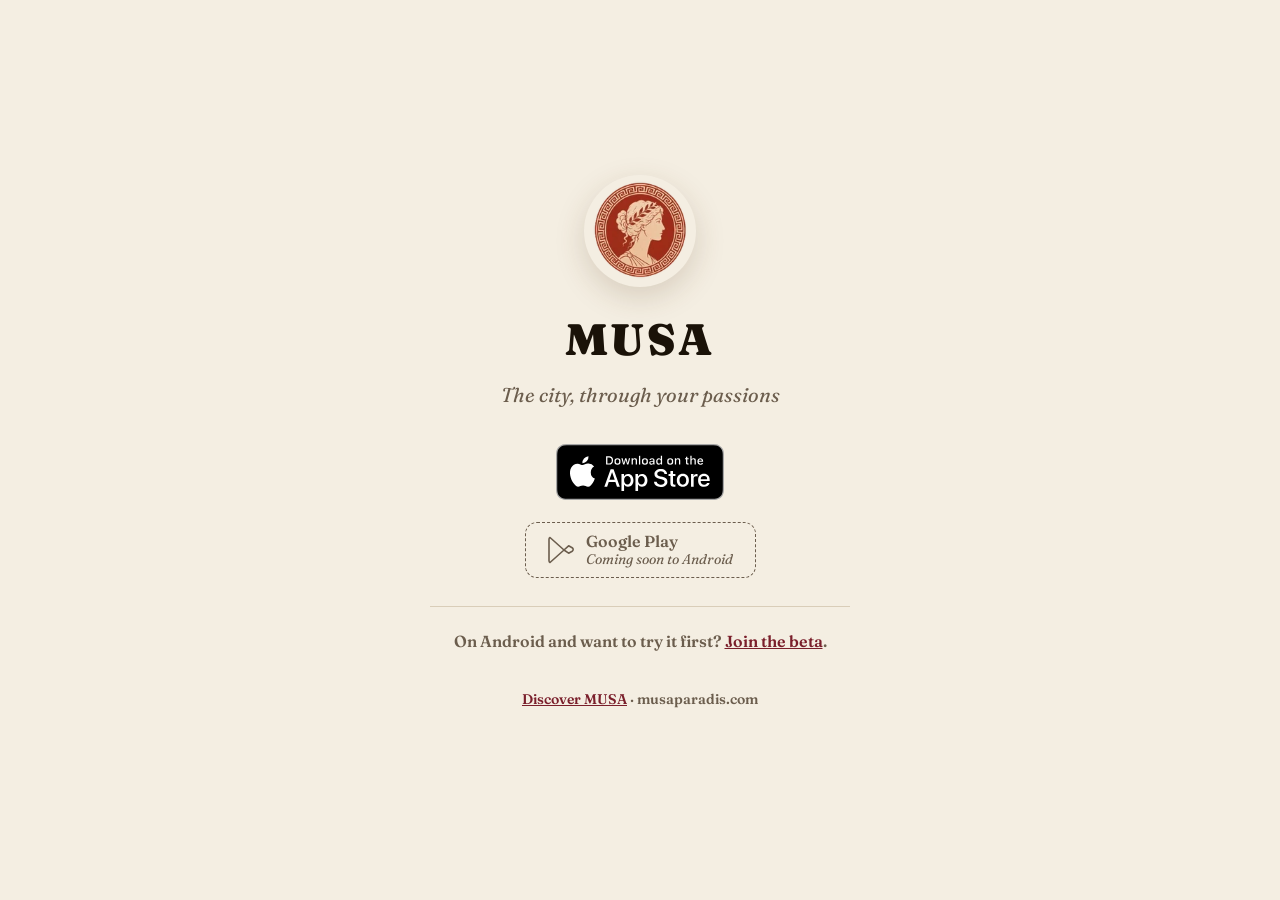
<file: app/index.html>
<!doctype html>
<html lang="es">
<head>
<meta charset="utf-8">
<meta name="viewport" content="width=device-width, initial-scale=1">
<meta name="robots" content="noindex">
<title>MUSA · Descarga la app</title>
<meta name="description" content="MUSA, la ciudad según tus pasiones. Descárgala en la App Store; muy pronto en Google Play.">
<link rel="icon" type="image/png" href="/assets/landing/favicon.eac1ace1.png">
<script>
// Destino fijo de los QR impresos (flyers, expositores, tarjetas). El QR apunta
// siempre aquí, así que nunca hay que reimprimir: lo que cambia es esta página.
//   - iPhone / iPad -> directo a la App Store.
//   - Android       -> a Google Play si PLAY_LIVE; si no, la página «muy pronto».
//   - Ordenador     -> la página, con las dos tiendas.
// EL DÍA QUE MUSA SALGA EN GOOGLE PLAY: cambia PLAY_LIVE a true y publica.
// Con ?ver en la URL no redirige (para revisar la página desde un móvil).
var PLAY_LIVE = false;
var APP_STORE = 'https://apps.apple.com/app/id6795834796';
var PLAY_STORE = 'https://play.google.com/store/apps/details?id=com.musaapp.world';
(function () {
  if (/[?&]ver\b/.test(location.search)) return;
  var ua = navigator.userAgent || '';
  var ios = /iPhone|iPad|iPod/.test(ua) || (/Macintosh/.test(ua) && navigator.maxTouchPoints > 1);
  var android = /Android/i.test(ua);
  if (ios) location.replace(APP_STORE);
  else if (android && PLAY_LIVE) location.replace(PLAY_STORE);
})();
</script>
<style>
@font-face{font-family:Fraunces;font-weight:600;font-display:swap;src:url(/assets/landing/fraunces-600.6c521583.woff2) format("woff2")}
@font-face{font-family:Fraunces;font-weight:900;font-display:swap;src:url(/assets/landing/fraunces-900.449683a2.woff2) format("woff2")}
@font-face{font-family:Fraunces;font-style:italic;font-weight:400;font-display:swap;src:url(/assets/landing/fraunces-italic-400.febcd0f3.woff2) format("woff2")}
:root{--papel:#f4eee2;--tinta:#1a1208;--suave:#6b5d4d;--vino:#7a1f2b;--linea:#d9cdb8}
*{box-sizing:border-box}
html,body{margin:0;background:var(--papel);color:var(--tinta)}
body{min-height:100vh;display:flex;flex-direction:column;align-items:center;justify-content:center;
  padding:40px 20px;font:17px/1.55 Fraunces,Georgia,serif;text-align:center}
main{width:100%;max-width:420px}
.medalla{width:112px;height:112px;border-radius:50%;display:block;margin:0 auto 18px;
  box-shadow:0 10px 30px rgba(90,60,30,.18)}
h1{font-weight:900;font-size:44px;letter-spacing:.06em;margin:0}
.lema{font-style:italic;font-size:20px;color:var(--suave);margin:6px 0 34px}
.tienda{display:block;margin:0 auto 14px}
.tienda img{height:56px;width:auto;display:inline-block}
.play{display:inline-flex;align-items:center;gap:12px;height:56px;padding:0 22px;border-radius:12px;
  border:1.5px dashed var(--suave);color:var(--suave);font-weight:600;font-size:16px;text-align:left;line-height:1.2}
.play small{display:block;font-weight:400;font-style:italic;font-size:14px}
.play svg{flex:none}
.nota{margin:28px auto 0;padding-top:22px;border-top:1px solid var(--linea);font-size:16px;color:var(--suave)}
.nota a,.pie a{color:var(--vino);font-weight:600}
.pie{margin-top:36px;font-size:14px;color:var(--suave)}
html[lang=es] [data-l=en],html[lang=en] [data-l=es]{display:none !important}
</style>
</head>
<body>
<main>
  <img class="medalla" src="/assets/landing/logo.9a2c2410.webp" alt="MUSA">
  <h1>MUSA</h1>
  <p class="lema"><span data-l="es">La ciudad según tus pasiones</span><span data-l="en">The city, through your passions</span></p>

  <a class="tienda" href="https://apps.apple.com/app/id6795834796">
    <img data-l="es" src="/assets/landing/badge-appstore-es.b3bca9d8.svg" alt="Descárgala en la App Store">
    <img data-l="en" src="/assets/landing/badge-appstore-en.2f2fe1cb.svg" alt="Download on the App Store">
  </a>

  <div class="tienda">
    <span class="play" id="play">
      <svg width="26" height="28" viewBox="0 0 26 28" aria-hidden="true"><path d="M2 1.5l14 12.5L2 26.5c-.6-.3-1-1-1-1.8V3.3c0-.8.4-1.5 1-1.8z" fill="none" stroke="currentColor" stroke-width="1.6" stroke-linejoin="round"/><path d="M16 14l4.6-4.2 3.6 2c1.3.8 1.3 2.6 0 3.4l-3.6 2z" fill="none" stroke="currentColor" stroke-width="1.6" stroke-linejoin="round"/></svg>
      <span><span data-l="es">Google Play<small>Muy pronto en Android</small></span><span data-l="en">Google Play<small>Coming soon to Android</small></span></span>
    </span>
  </div>

  <p class="nota" id="beta">
    <span data-l="es">¿Tienes Android y quieres probarla antes que nadie? <a href="https://groups.google.com/g/musa-testers">Únete a la prueba</a>.</span>
    <span data-l="en">On Android and want to try it first? <a href="https://groups.google.com/g/musa-testers">Join the beta</a>.</span>
  </p>

  <p class="pie"><a href="/" data-l="es">Conoce MUSA</a><a href="/en/" data-l="en">Discover MUSA</a> · musaparadis.com</p>
</main>
<script>
// Idioma: español si el móvil está en español; si no, inglés.
document.documentElement.lang = /^es\b/i.test(navigator.language || '') ? 'es' : 'en';
// Cuando PLAY_LIVE sea true, el hueco de «muy pronto» pasa a enlace real (para
// quien llegue desde un ordenador) y desaparece la invitación a la prueba.
if (PLAY_LIVE) {
  var p = document.getElementById('play');
  var a = document.createElement('a');
  a.className = 'play'; a.href = PLAY_STORE; a.style.borderStyle = 'solid'; a.style.color = 'var(--tinta)';
  a.innerHTML = p.innerHTML.replace(/Muy pronto en Android/, 'Disponible en Android').replace(/Coming soon to Android/, 'Available on Android');
  p.replaceWith(a);
  document.getElementById('beta').remove();
}
</script>
</body>
</html>
</file>
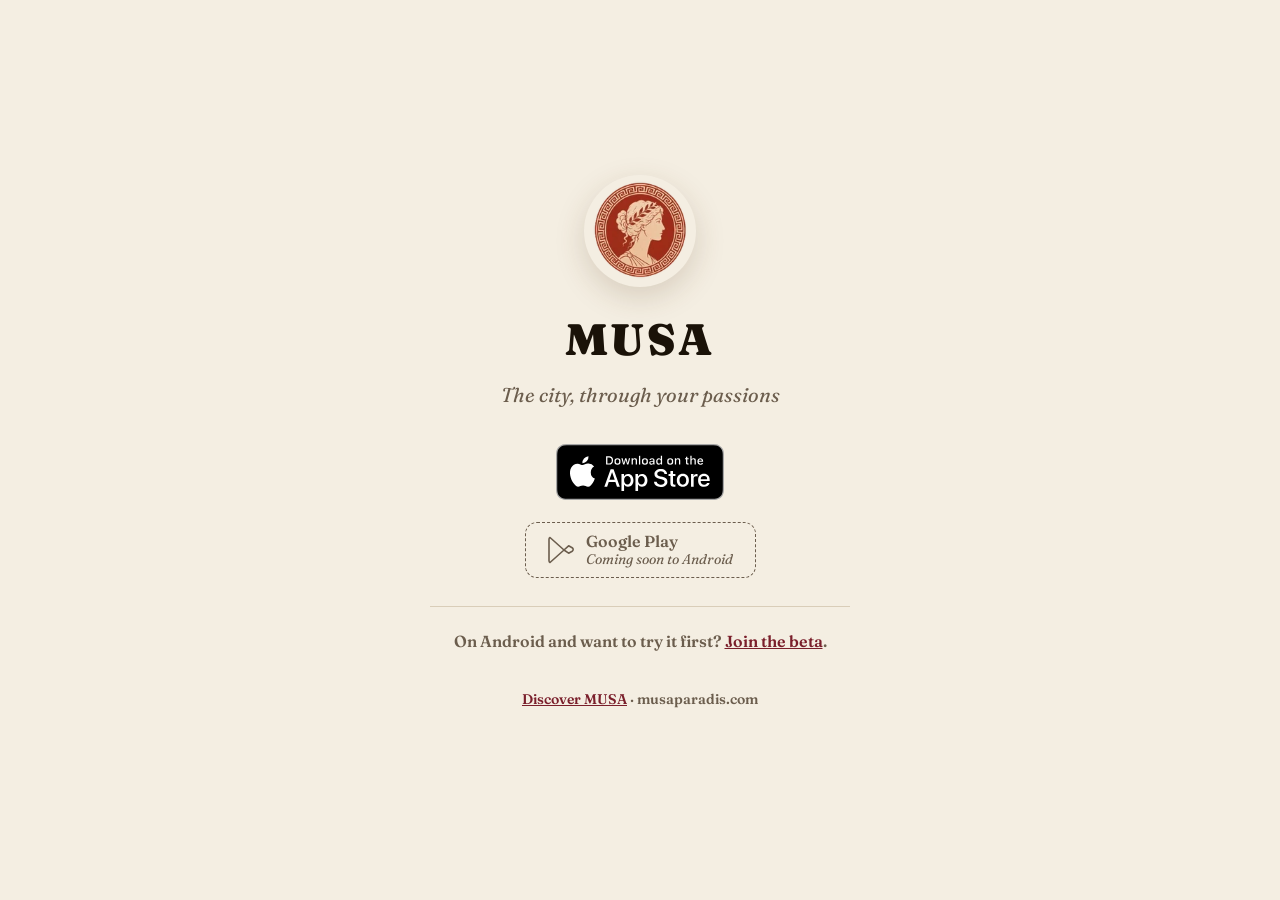
<file: cordoba/index.html>
<!doctype html>
<html lang="es">
<head>
<meta charset="utf-8">
<meta name="viewport" content="width=device-width, initial-scale=1">
<meta name="robots" content="noindex">
<title>MUSA · Descarga la app</title>
<!-- Dirección antigua de los QR del primer lote (21-10). Reenvía a /app, que
     decide la tienda; así cualquier QR impreso o compartido sigue funcionando. -->
<meta http-equiv="refresh" content="0; url=/app/">
<link rel="canonical" href="https://www.musaparadis.com/app/">
<script>location.replace('/app/' + location.search);</script>
</head>
<body style="margin:0;background:#f4eee2;color:#1a1208;font:17px/1.55 Georgia,serif;text-align:center;padding:40px 20px">
<p><a href="/app/" style="color:#7a1f2b;font-weight:600">Descarga MUSA</a></p>
</body>
</html>
</file>
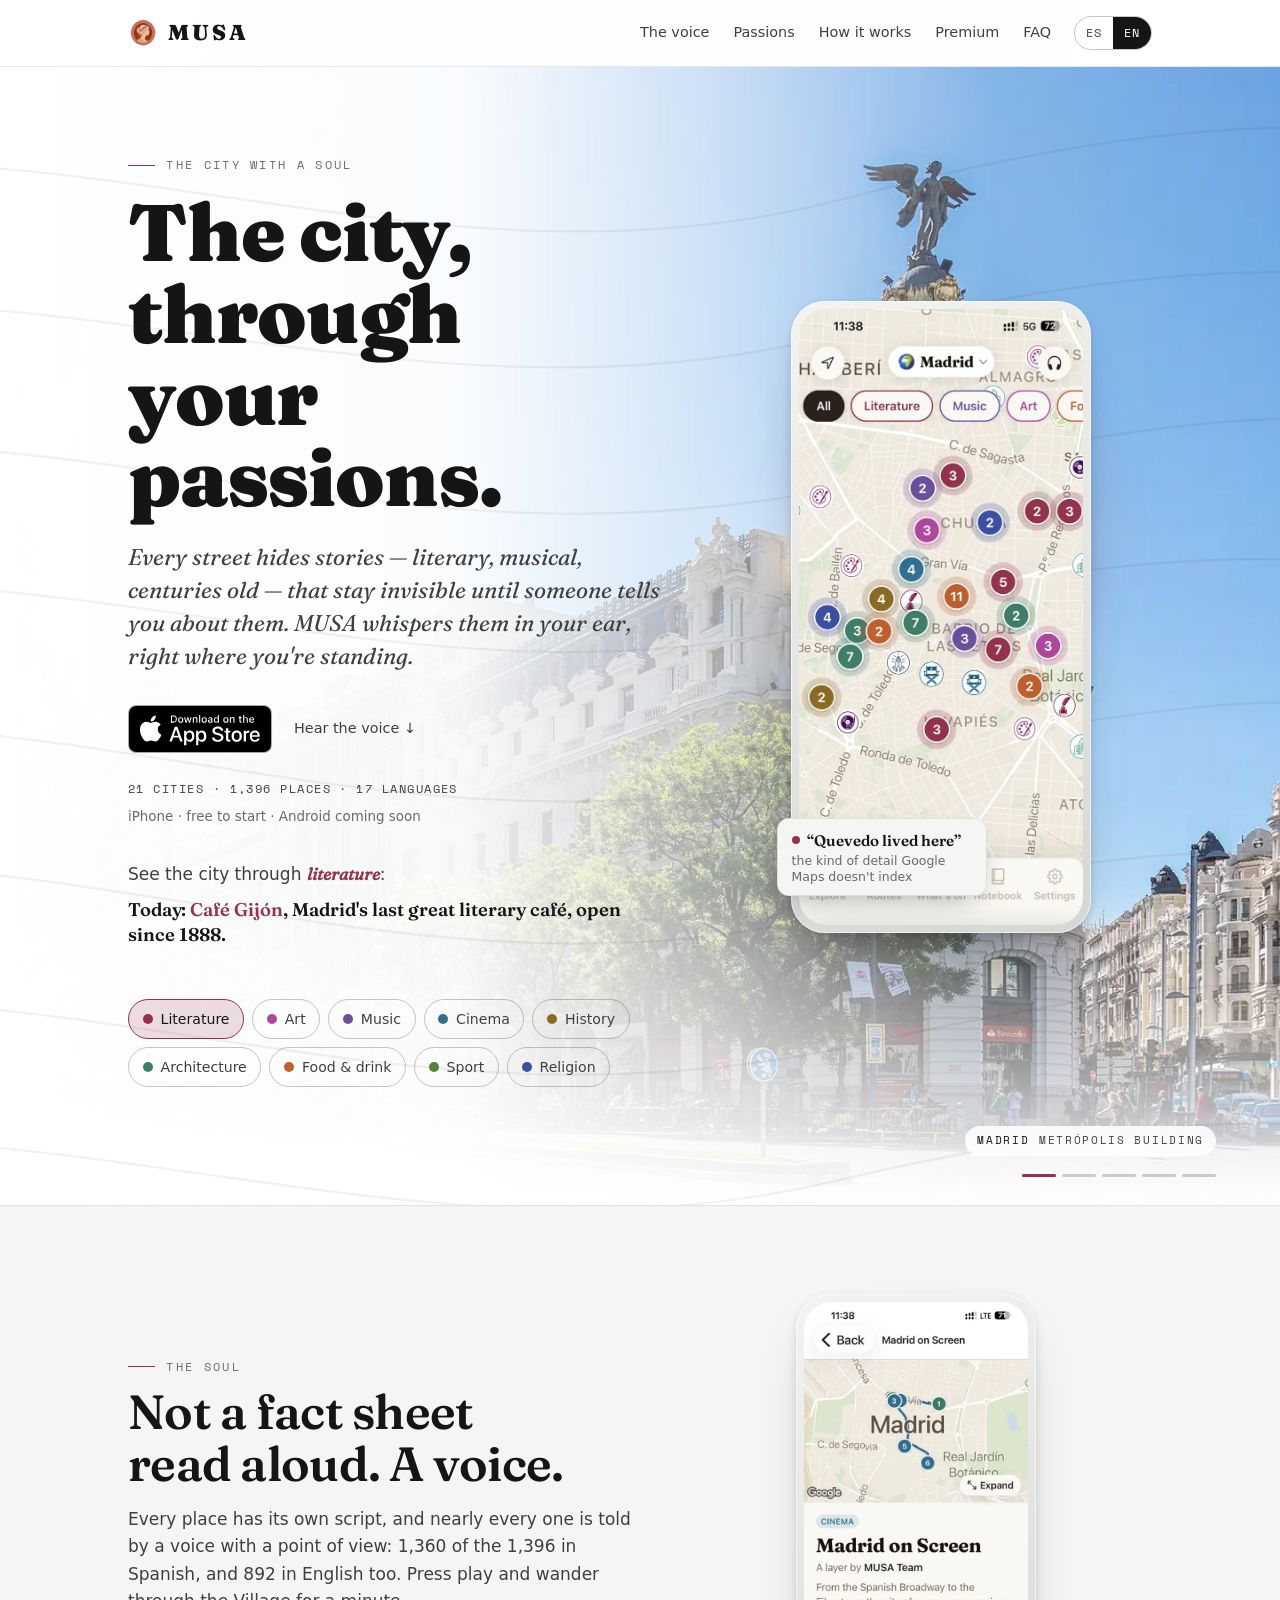
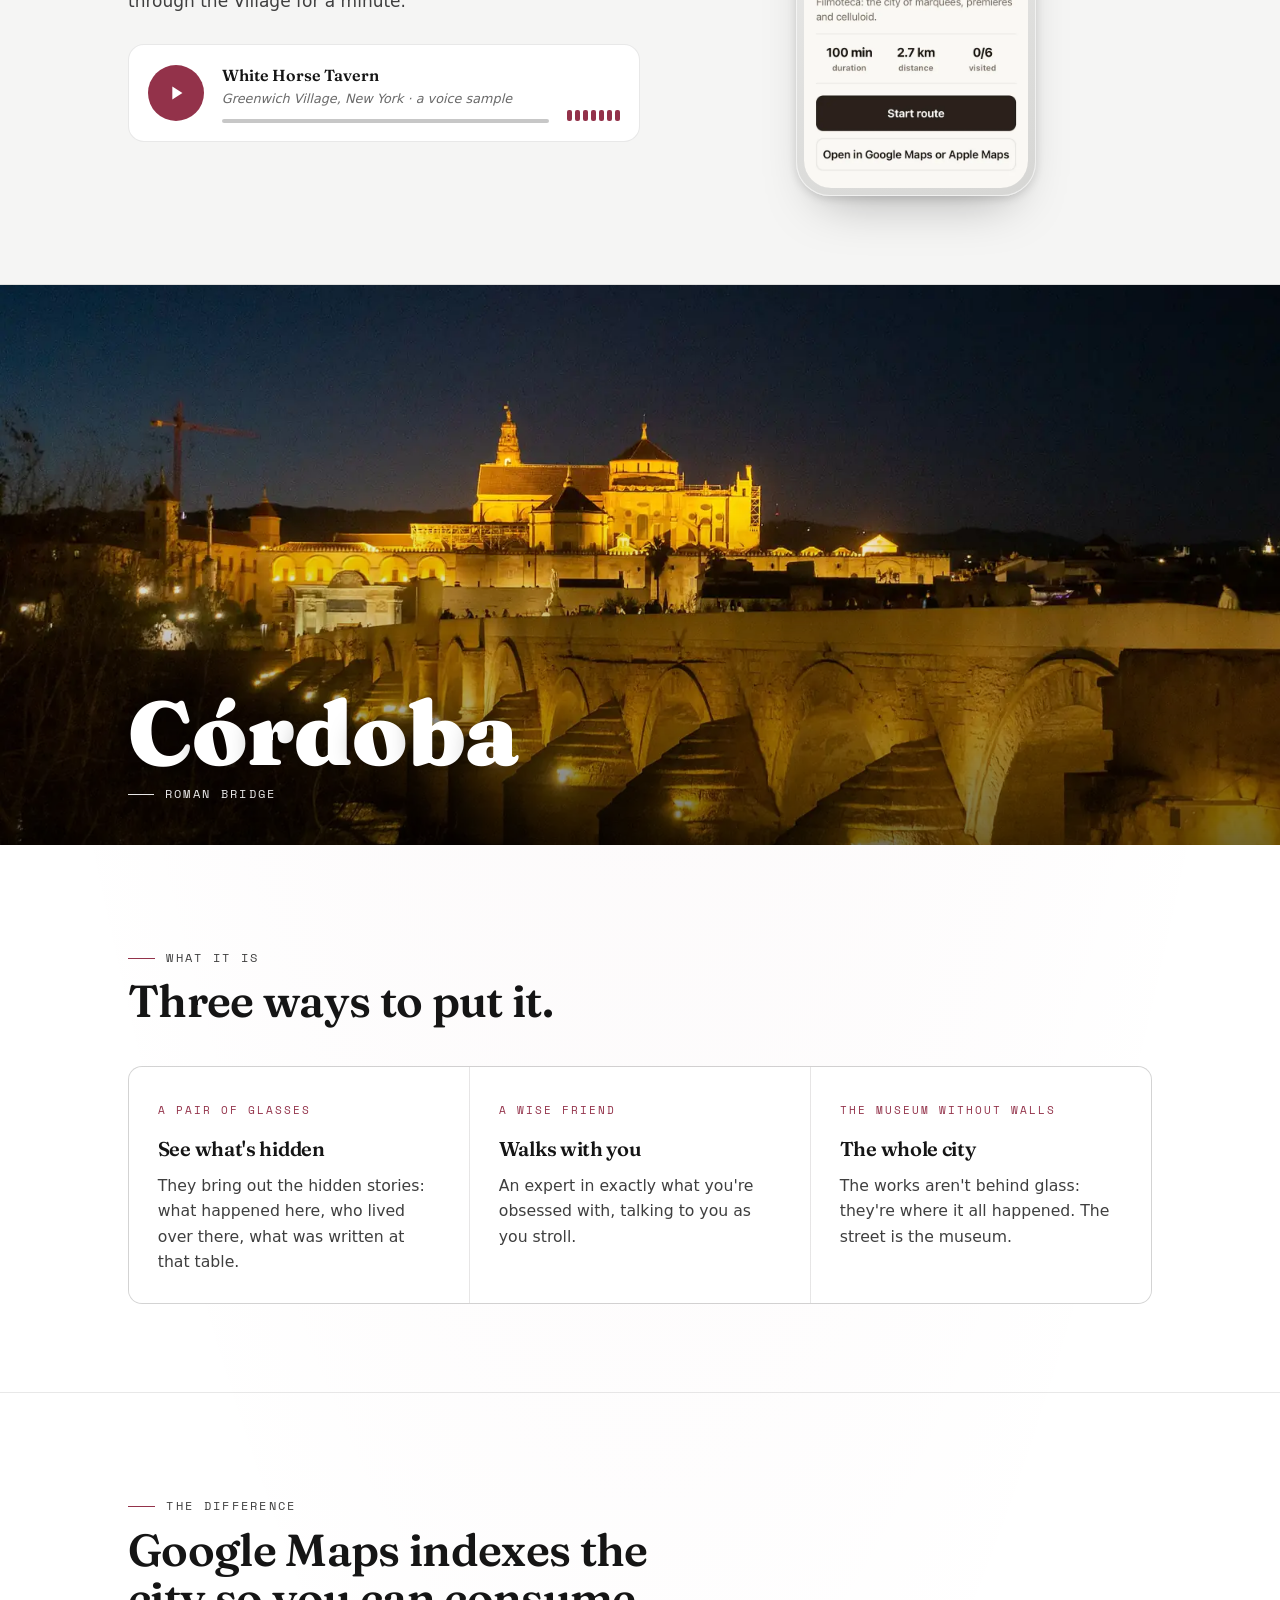
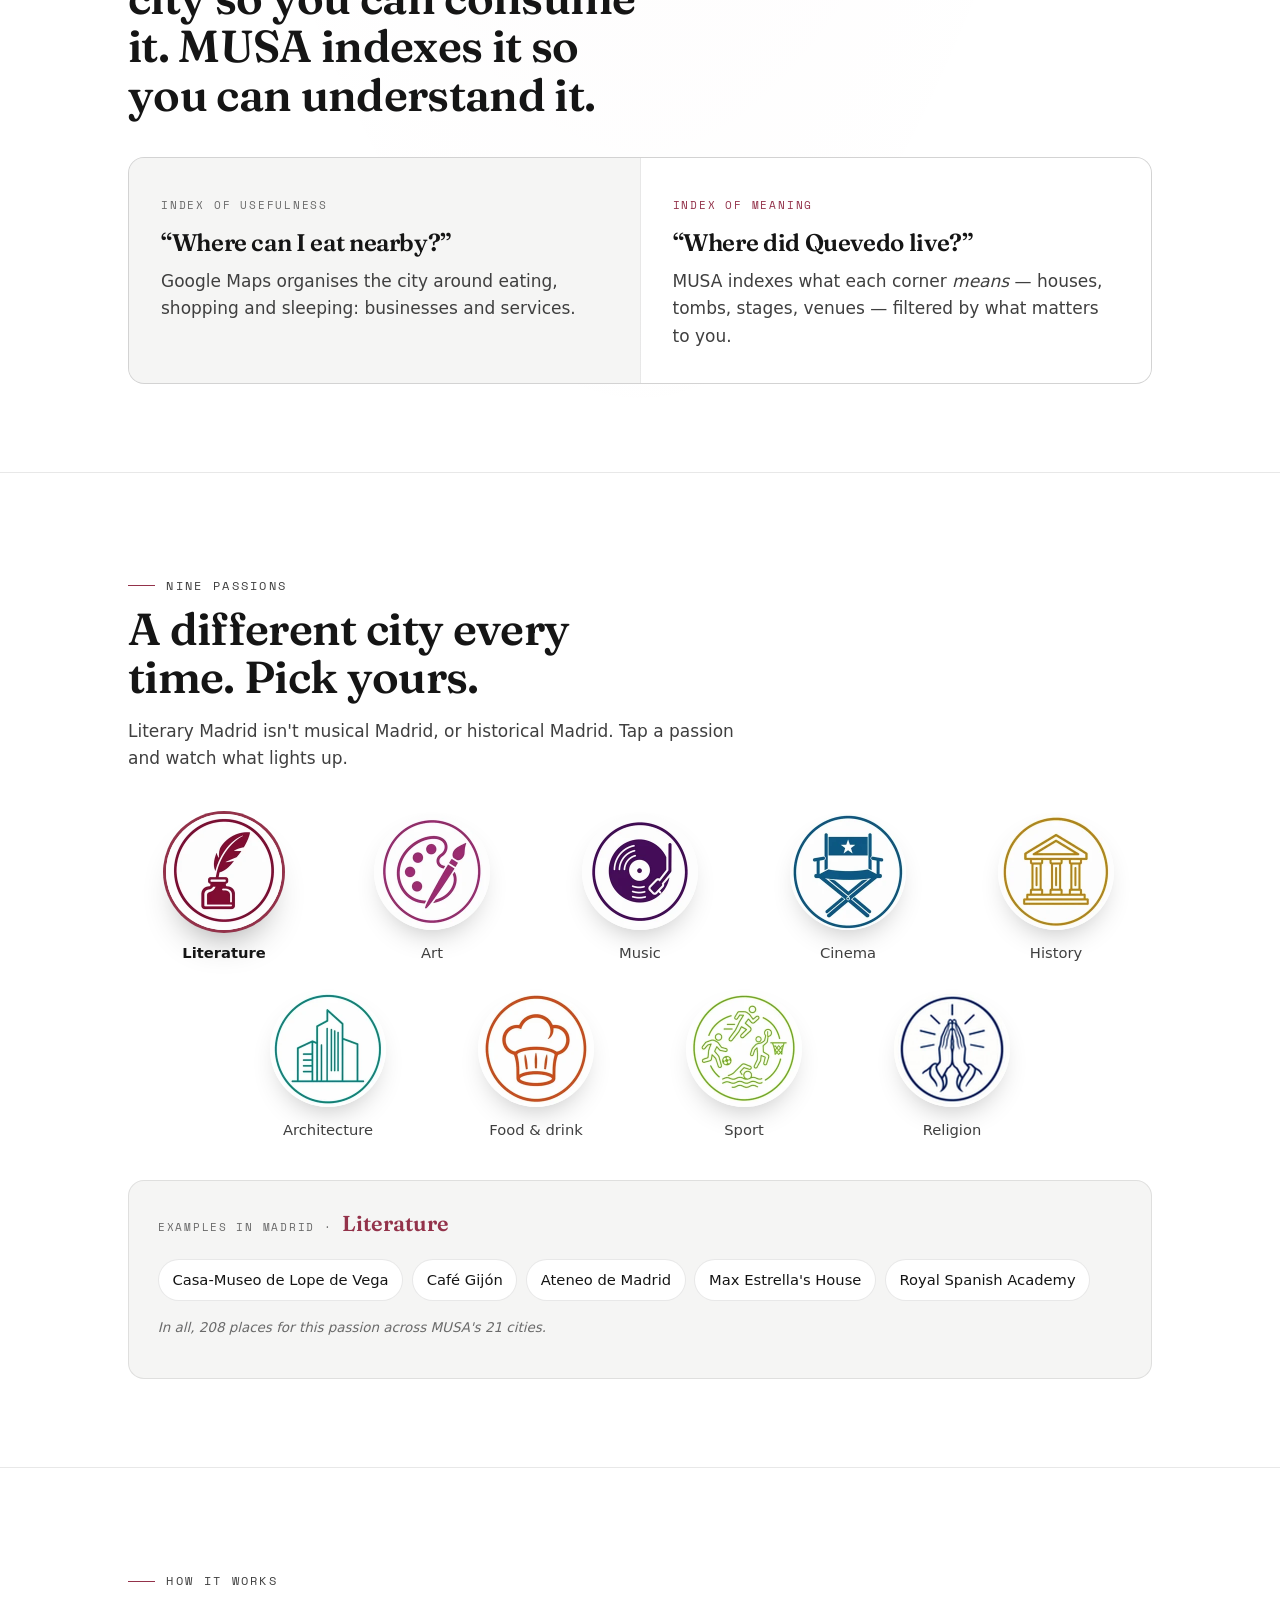
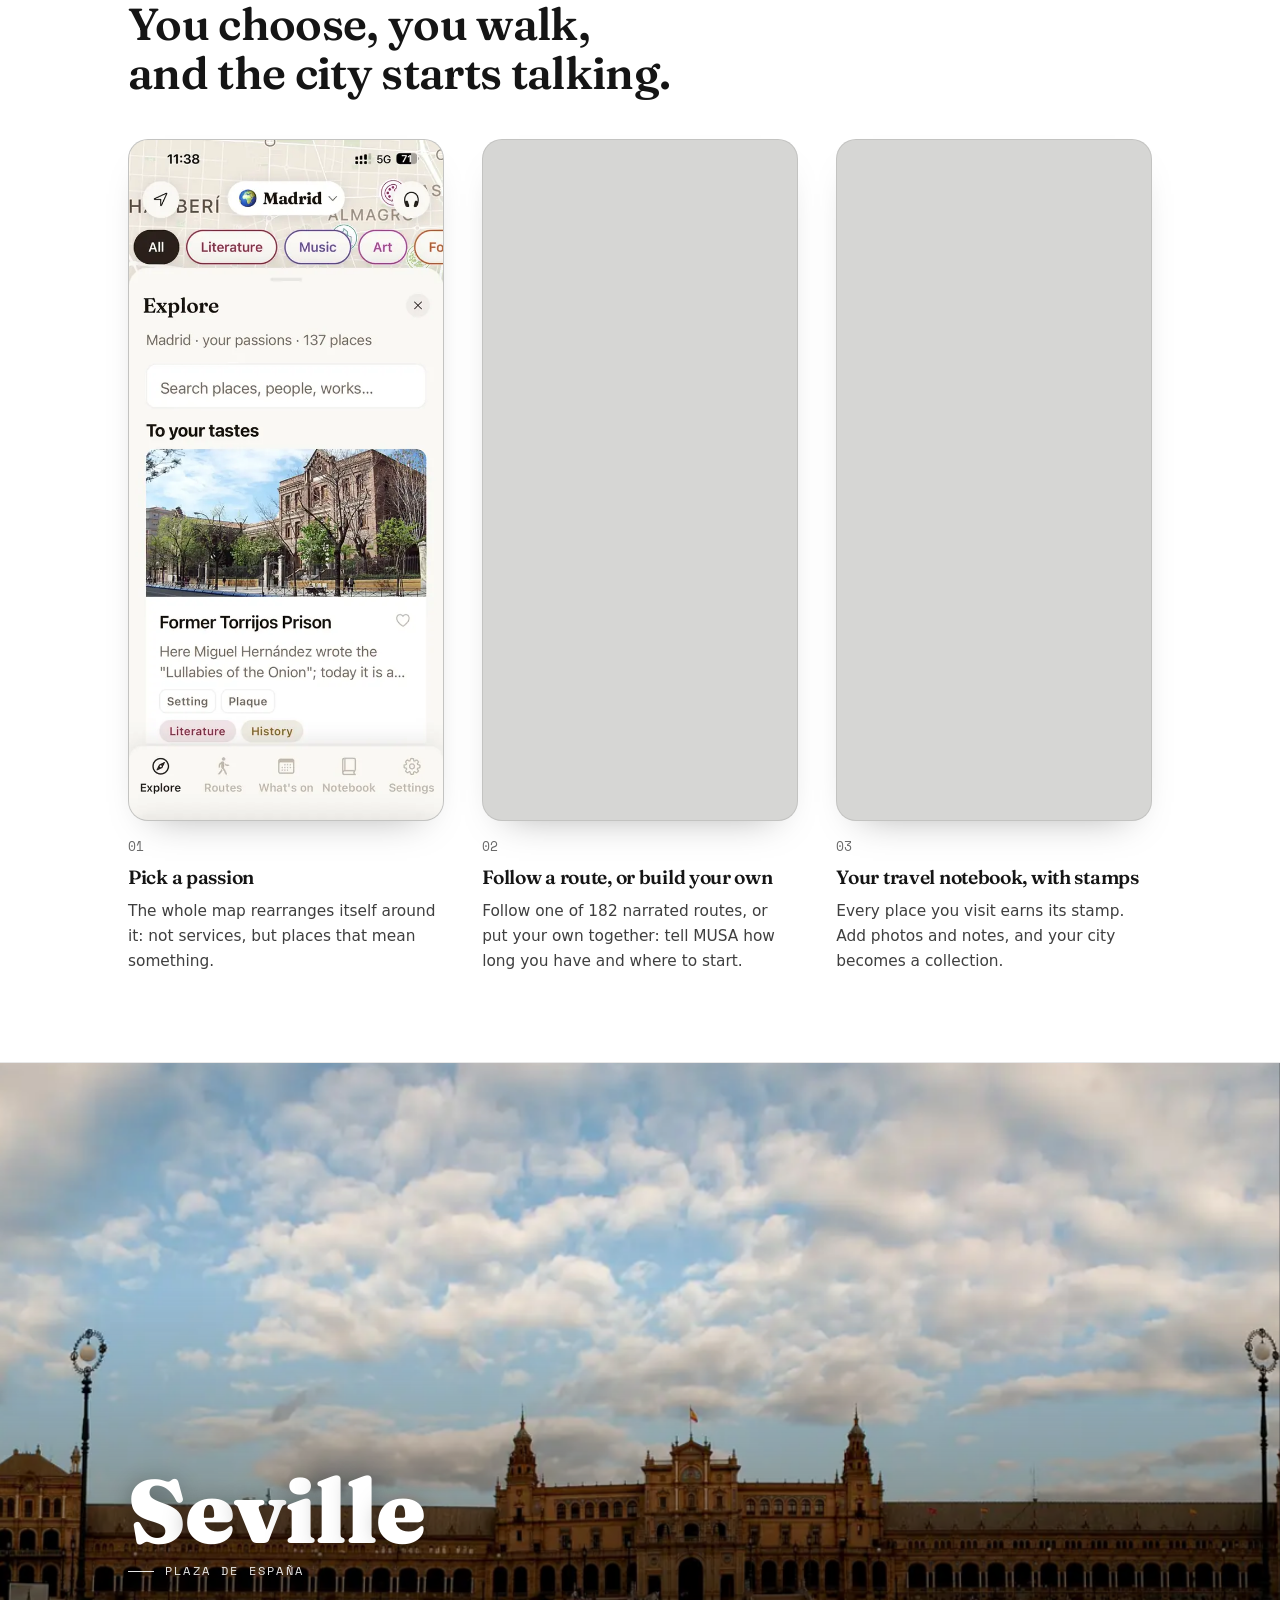
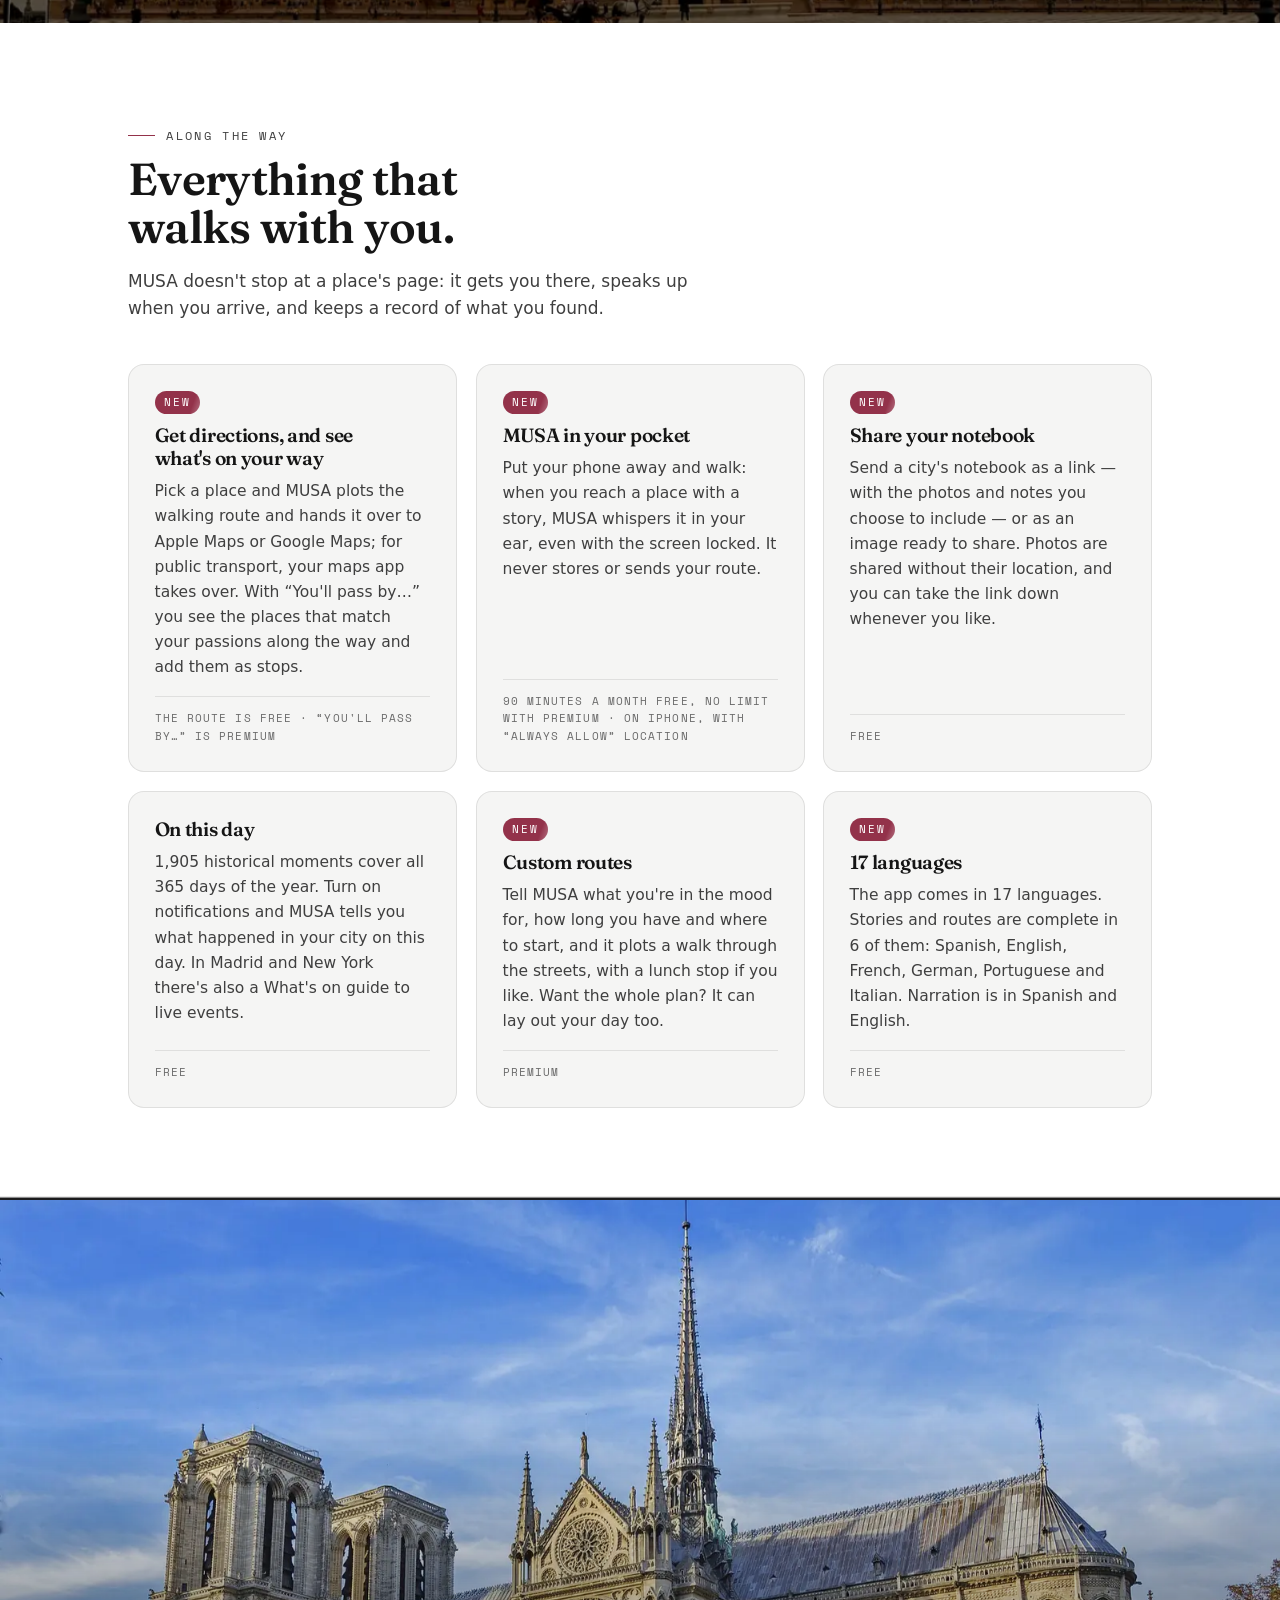
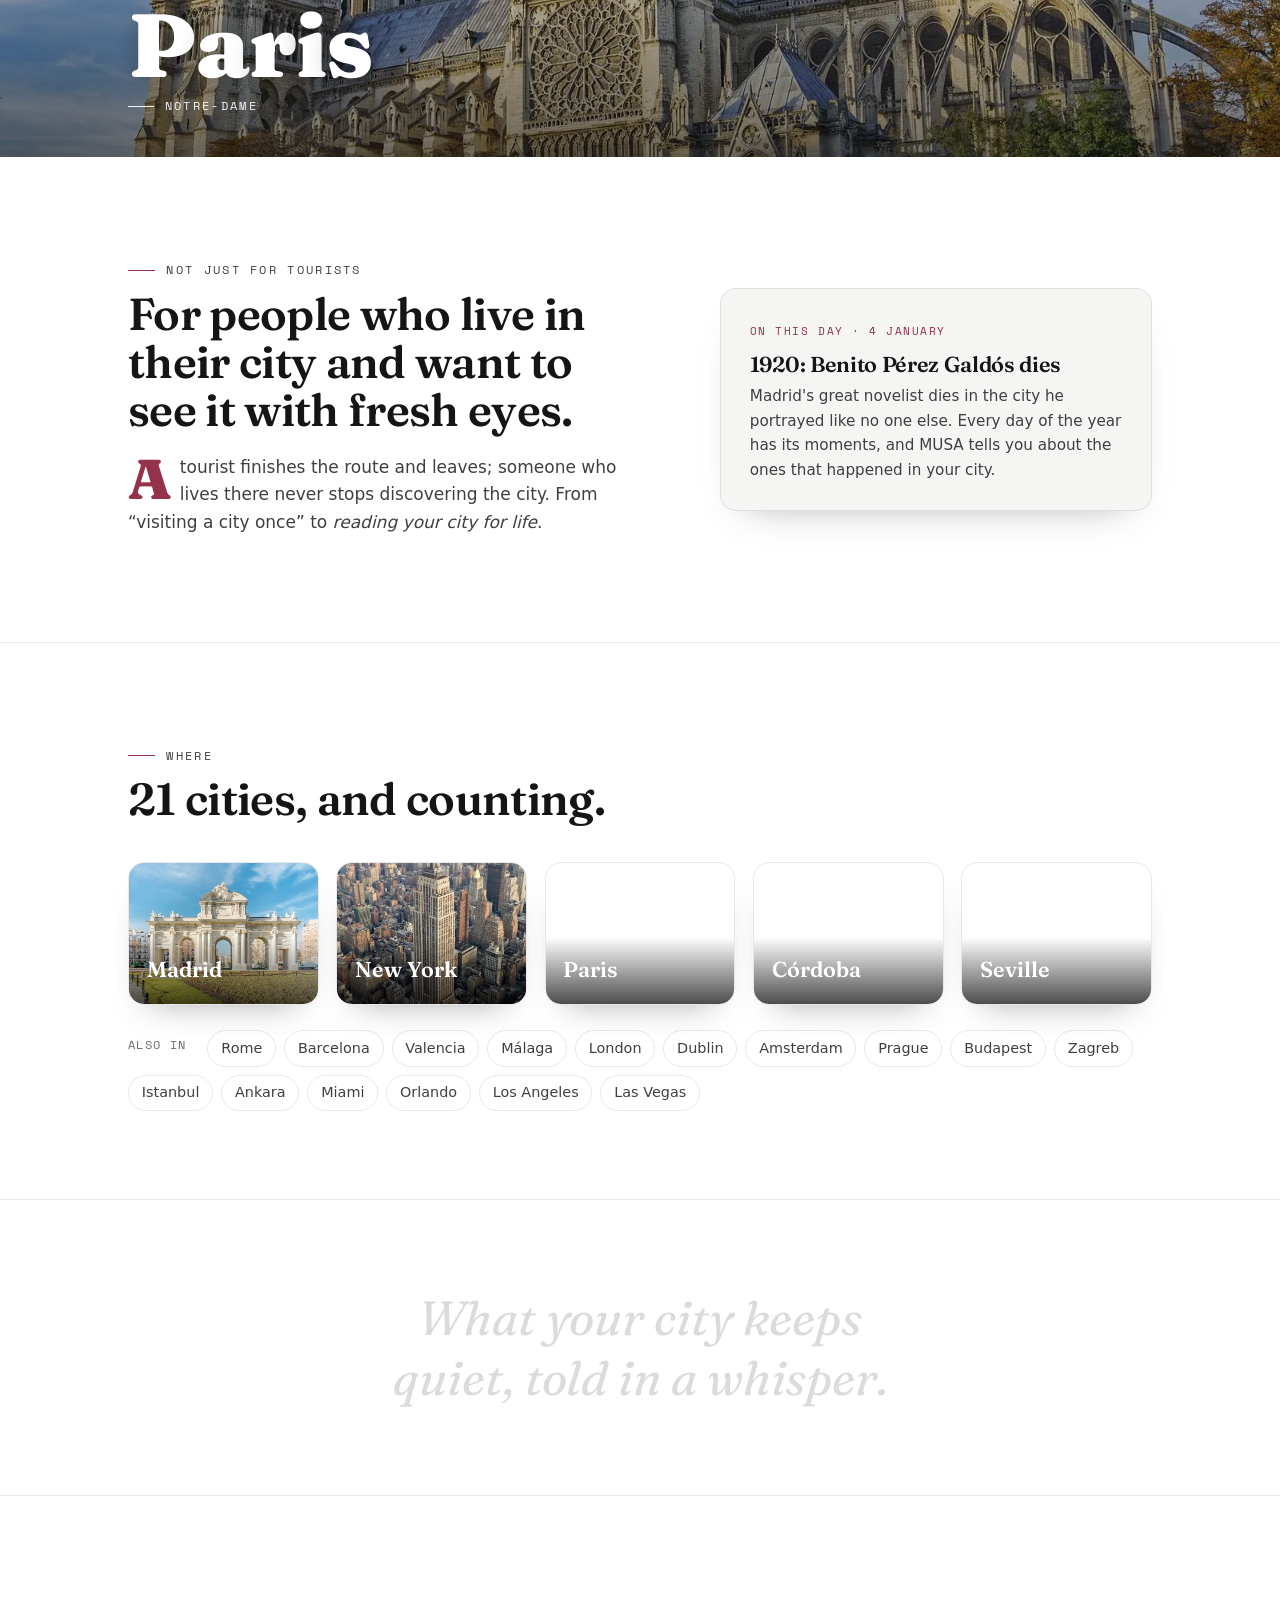
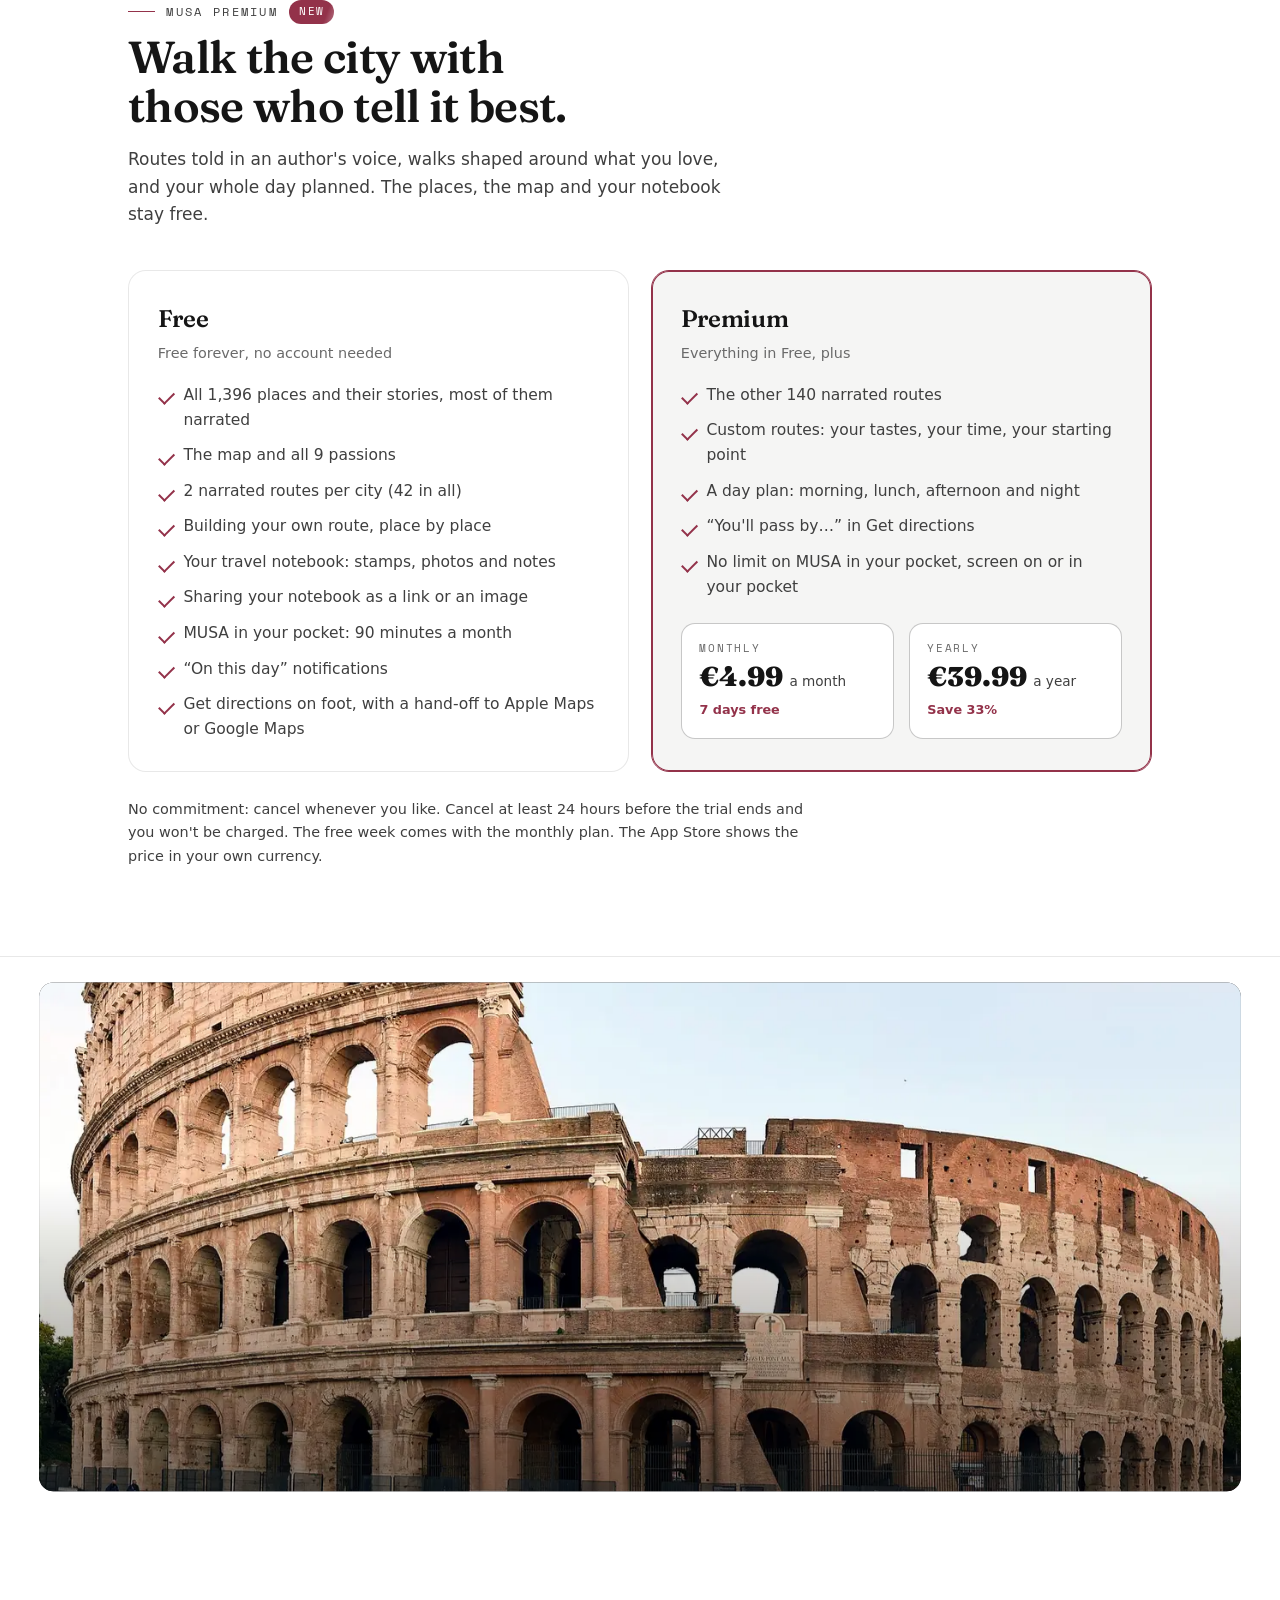
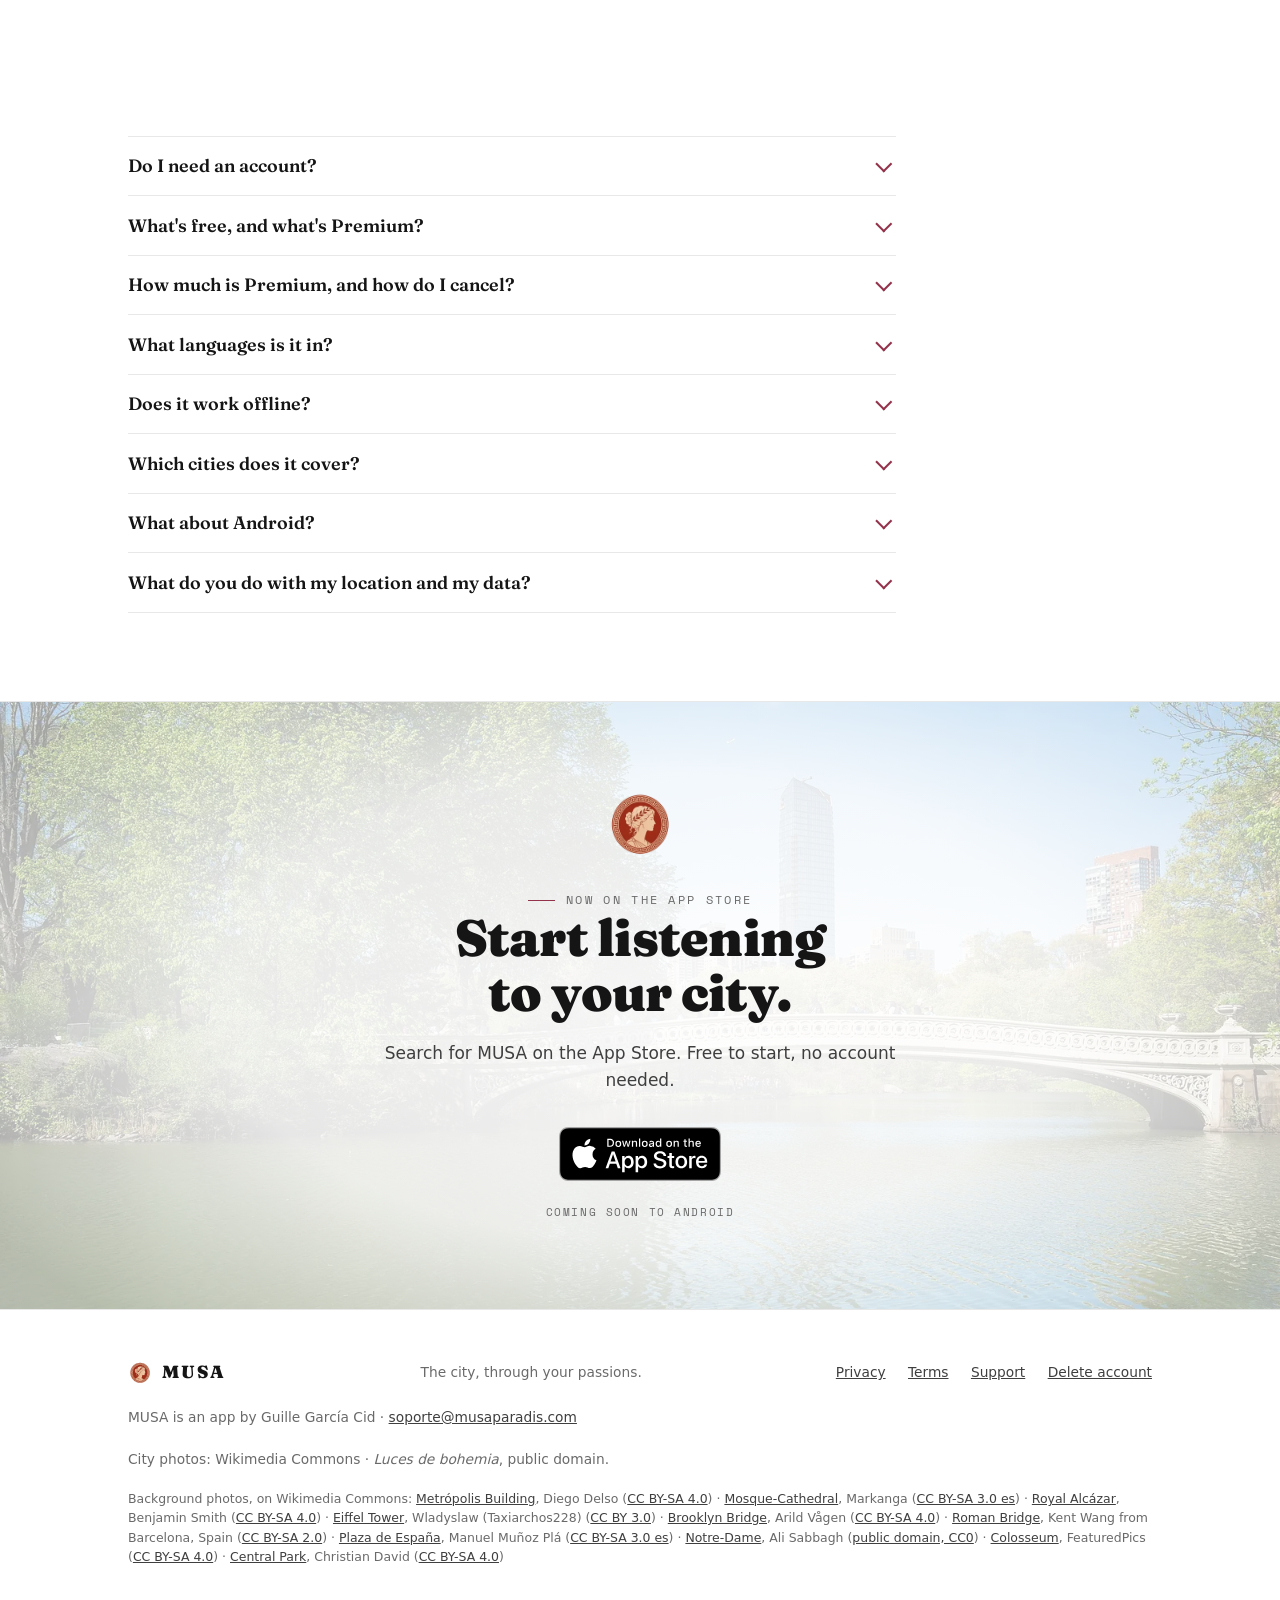
<file: en/index.html>
<!doctype html>
<html lang="en" data-p="literature" data-theme="light">
<head>
<meta charset="utf-8">
<meta name="viewport" content="width=device-width, initial-scale=1">
<title>MUSA — The city, through your passions</title>
<meta name="description" content="Pick a passion and the map rearranges itself into places that mean something, told in an author's voice as you walk. 21 cities, 1,396 places, 182 routes, and an app in 17 languages. For iPhone.">
<link rel="canonical" href="https://www.musaparadis.com/en/">
<link rel="alternate" hreflang="es" href="https://www.musaparadis.com/">
<link rel="alternate" hreflang="en" href="https://www.musaparadis.com/en/">
<link rel="alternate" hreflang="x-default" href="https://www.musaparadis.com/">
<meta name="theme-color" content="#ffffff">
<meta property="og:type" content="website">
<meta property="og:site_name" content="MUSA">
<meta property="og:locale" content="en_GB">
<meta property="og:locale:alternate" content="es_ES">
<meta property="og:title" content="MUSA — The city, through your passions">
<meta property="og:description" content="Pick a passion and the city rearranges itself around it. Walk, and a voice tells you the story under your feet.">
<meta property="og:url" content="https://www.musaparadis.com/en/">
<meta property="og:image" content="https://www.musaparadis.com/og-en.jpg">
<meta property="og:image:width" content="1200">
<meta property="og:image:height" content="630">
<meta property="og:image:alt" content="MUSA: the city, through your passions">
<meta name="twitter:card" content="summary_large_image">
<meta name="twitter:title" content="MUSA — The city, through your passions">
<meta name="twitter:description" content="Pick a passion and the city rearranges itself around it. Walk, and a voice tells you the story under your feet.">
<meta name="twitter:image" content="https://www.musaparadis.com/og-en.jpg">
<meta name="apple-itunes-app" content="app-id=6795834796">
<link rel="icon" type="image/png" href="/assets/landing/favicon.eac1ace1.png">
<link rel="preload" href="/assets/landing/fraunces-900.449683a2.woff2" as="font" type="font/woff2" crossorigin>
<link rel="preload" href="/assets/landing/fraunces-600.6c521583.woff2" as="font" type="font/woff2" crossorigin>
<script>document.documentElement.className+=' js'</script>
<link rel="stylesheet" href="/assets/landing/landing.1721eb7f.css">
<script type="application/ld+json">{"@context":"https://schema.org","@type":"MobileApplication","name":"MUSA","alternateName":"MUSA — The city, through your passions","description":"Pick a passion and the map rearranges itself into places that mean something, told in an author's voice as you walk. 21 cities, 1,396 places, 182 routes, and an app in 17 languages. For iPhone.","url":"https://www.musaparadis.com/en/","inLanguage":["es","en","fr","it","de","pt","ar","zh","ja","ko","nl","ru","pl","tr","cs","hu","hr"],"operatingSystem":"iOS","applicationCategory":"TravelApplication","downloadUrl":"https://apps.apple.com/app/id6795834796","installUrl":"https://apps.apple.com/app/id6795834796","image":"https://www.musaparadis.com/og-en.jpg","author":{"@type":"Person","name":"Guille García Cid"},"offers":{"@type":"Offer","price":"0","priceCurrency":"EUR"}}</script>
<script type="application/ld+json">{"@context":"https://schema.org","@type":"FAQPage","name":"Frequently asked questions about MUSA","inLanguage":"en","mainEntity":[{"@type":"Question","name":"Do I need an account?","acceptedAnswer":{"@type":"Answer","text":"No. You can use MUSA, and even subscribe, without creating an account. An account is optional: it saves your notebook in the cloud so it follows you to a new phone."}},{"@type":"Question","name":"What's free, and what's Premium?","acceptedAnswer":{"@type":"Answer","text":"Free: all 1,396 places and their stories, most of them with narration, the map, your travel notebook, 2 narrated routes per city, 90 minutes a month of your pocket guide, with the screen on or in your pocket, and the “On this day” notifications. Premium opens the other 140 narrated routes, custom routes, the day plan, “You'll pass by…” and no limit on MUSA in your pocket."}},{"@type":"Question","name":"How much is Premium, and how do I cancel?","acceptedAnswer":{"@type":"Answer","text":"€4.99 a month with 7 days free, or €39.99 a year. No commitment: you manage the subscription in the App Store (Settings › your name › Subscriptions) and can cancel whenever you like. Cancel at least 24 hours before the trial ends and you won't be charged. The App Store shows the price in your own currency."}},{"@type":"Question","name":"What languages is it in?","acceptedAnswer":{"@type":"Answer","text":"The app is in 17 languages. Stories and routes are complete in Spanish, English, French, German, Portuguese and Italian, and narration is in Spanish and English."}},{"@type":"Question","name":"Does it work offline?","acceptedAnswer":{"@type":"Answer","text":"Partly. Places and routes are stored inside the app, in Spanish, and open even with no signal; in other languages the translation needs a connection. Voices, photos and street-by-street walking routes need one too."}},{"@type":"Question","name":"Which cities does it cover?","acceptedAnswer":{"@type":"Answer","text":"21 cities: Madrid, New York, Paris, Córdoba, Seville, Rome, Barcelona, Valencia, Málaga, London, Dublin, Amsterdam, Prague, Budapest, Zagreb, Istanbul, Ankara, Miami, Orlando, Los Angeles, and Las Vegas. More are on the way."}},{"@type":"Question","name":"What about Android?","acceptedAnswer":{"@type":"Answer","text":"Coming soon to Google Play. There's no date yet: for now MUSA is for iPhone only."}},{"@type":"Question","name":"What do you do with my location and my data?","acceptedAnswer":{"@type":"Answer","text":"You can use MUSA anonymously, and your data is never sold. Location is only used if you allow it, and MUSA in your pocket does the matching on your phone itself: it never stores or sends your route. It's all spelled out in the privacy policy, and you can delete your account at any time."}}]}</script>
</head>
<body>
<a class="skip" href="#main">Skip to content</a>

<aside class="notice" id="langNotice" hidden aria-label="Language" data-target="es" data-key="musa-lang-notice">
  <div class="wrap">
    <a href="/" hreflang="es" lang="es">También en español →</a>
    <button type="button" id="langNoticeClose" lang="es" aria-label="Cerrar">×</button>
  </div>
</aside>

<header>
  <div class="wrap bar">
    <a class="brand" href="/en/" aria-label="MUSA, home"><img src="/assets/landing/logo.9a2c2410.webp" width="30" height="30" alt=""><span>MUSA</span></a>
    <div class="bar-right">
      <nav class="desk" aria-label="Main">
        <a class="navlink" href="#voice">The voice</a><a class="navlink" href="#passions">Passions</a><a class="navlink" href="#how">How it works</a><a class="navlink" href="#premium">Premium</a><a class="navlink" href="#faq">FAQ</a>
      </nav>
      <details class="menu" id="menu">
        <summary>Menu</summary>
        <nav aria-label="Main">
          <a href="#voice">The voice</a><a href="#passions">Passions</a><a href="#how">How it works</a><a href="#premium">Premium</a><a href="#faq">FAQ</a>
        </nav>
      </details>
      <div class="lang" role="group" aria-label="Language"><a href="/" hreflang="es" lang="es">ES</a><a href="/en/" hreflang="en" lang="en" aria-current="true">EN</a></div>
    </div>
  </div>
</header>

<main id="main">
  <section class="hero">
    <div class="hph" aria-hidden="true"><div class="hph-i on"><img src="/assets/landing/photo-edificio-metropolis.eb1af89c.webp" srcset="/assets/landing/photo-edificio-metropolis-s.c6f8d5aa.webp 800w, /assets/landing/photo-edificio-metropolis.eb1af89c.webp 1600w" sizes="100vw" width="1600" height="1090" alt="" style="object-position:62% 45%" fetchpriority="high" decoding="async"></div><div class="hph-i"><img data-src="/assets/landing/photo-mezquita-catedral-cordoba.717e92a4.webp" data-srcset="/assets/landing/photo-mezquita-catedral-cordoba-s.cbec856d.webp 800w, /assets/landing/photo-mezquita-catedral-cordoba.717e92a4.webp 1600w" sizes="100vw" width="1600" height="1200" alt="" style="object-position:50% 55%" loading="lazy" decoding="async"></div><div class="hph-i"><img data-src="/assets/landing/photo-real-alcazar-sevilla.bade349f.webp" data-srcset="/assets/landing/photo-real-alcazar-sevilla-s.0f027b84.webp 800w, /assets/landing/photo-real-alcazar-sevilla.bade349f.webp 1600w" sizes="100vw" width="1600" height="1068" alt="" style="object-position:60% 50%" loading="lazy" decoding="async"></div><div class="hph-i"><img data-src="/assets/landing/photo-tour-eiffel.55eded74.webp" data-srcset="/assets/landing/photo-tour-eiffel-s.3c65aec7.webp 800w, /assets/landing/photo-tour-eiffel.55eded74.webp 1600w" sizes="100vw" width="1600" height="1120" alt="" style="object-position:50% 45%" loading="lazy" decoding="async"></div><div class="hph-i"><img data-src="/assets/landing/photo-brooklyn-bridge.75a20f6f.webp" data-srcset="/assets/landing/photo-brooklyn-bridge-s.39b4d967.webp 800w, /assets/landing/photo-brooklyn-bridge.75a20f6f.webp 1600w" sizes="100vw" width="1600" height="1068" alt="" style="object-position:50% 55%" loading="lazy" decoding="async"></div><div class="hph-veil"></div></div><div class="hph-ui"><p class="hph-cap" aria-hidden="true"><b>Madrid</b><span>Metrópolis Building</span></p><div class="hph-bars" role="group" aria-label="Cities in the header"><button type="button" data-city="Madrid" data-place="Metrópolis Building" aria-label="Show Madrid" aria-pressed="true"><i></i></button><button type="button" data-city="Córdoba" data-place="Mosque-Cathedral" aria-label="Show Córdoba" aria-pressed="false"><i></i></button><button type="button" data-city="Seville" data-place="Royal Alcázar" aria-label="Show Seville" aria-pressed="false"><i></i></button><button type="button" data-city="Paris" data-place="Eiffel Tower" aria-label="Show Paris" aria-pressed="false"><i></i></button><button type="button" data-city="New York" data-place="Brooklyn Bridge" aria-label="Show New York" aria-pressed="false"><i></i></button></div></div>
    <svg class="contours" viewBox="0 0 1200 700" preserveAspectRatio="xMidYMid slice" aria-hidden="true"><path pathLength="1" d="M-20,70 C260,20 470,150 730,80 S1150,30 1240,110"/><path pathLength="1" d="M-20,155 C240,110 460,230 720,165 S1150,120 1240,200"/><path pathLength="1" d="M-20,240 C270,200 450,320 740,255 S1130,210 1240,285"/><path pathLength="1" d="M-20,325 C250,285 470,405 720,340 S1150,300 1240,375"/><path pathLength="1" d="M-20,410 C260,375 450,500 740,430 S1140,390 1240,465"/><path pathLength="1" d="M-20,495 C240,460 470,585 720,520 S1150,480 1240,555"/><path pathLength="1" d="M-20,580 C270,545 450,665 740,600 S1130,560 1240,640"/><path pathLength="1" d="M-20,665 C250,630 470,745 720,685 S1150,645 1240,720"/></svg>
    <div class="wrap hero-grid">
      <div>
        <p class="eyebrow">The city with a soul</p>
        <h1>The city, through your passions.</h1>
        <p class="lede">Every street hides stories — literary, musical, centuries old — that stay invisible until someone tells you about them. MUSA whispers them in your ear, right where you're standing.</p>
        <div class="hero-actions">
          <a class="badge" href="https://apps.apple.com/app/id6795834796"><img src="/assets/landing/badge-appstore-en.2f2fe1cb.svg" width="120" height="40" alt="Download on the App Store"></a>
          <a class="navlink" href="#voice">Hear the voice ↓</a>
        </div>
        <p class="hero-stats">21 cities · 1,396 places · 17 languages</p>
        <p class="hero-fine">iPhone · free to start · Android coming soon</p>
        <div class="lens">
          <p>See the city through <span class="word" id="lensWord">literature</span>:</p>
          <div class="lens-lines" id="lensLines" aria-live="polite"><p class="lens-line" data-p="literature">Today: <b>Café Gijón</b>, Madrid's last great literary café, open since 1888.</p><p class="lens-line" data-p="art" hidden>Today: the chapel where <b>Goya painted his boldest dome</b>, and where he has rested since 1919.</p><p class="lens-line" data-p="music" hidden>Today: <b>Sala El Sol</b>, the surviving temple of the Movida, with live music since 1979.</p><p class="lens-line" data-p="cinema" hidden>Today: the <b>Cine Doré</b>, a modernist jewel from 1912 that is now home to the Filmoteca Española.</p><p class="lens-line" data-p="history" hidden>Today: the <b>Puerta del Sol</b>, Spain's Kilometre Zero.</p><p class="lens-line" data-p="architecture" hidden>Today: the dome of the <b>Edificio Metrópolis</b>, with its winged Victory.</p><p class="lens-line" data-p="gastronomy" hidden>Today: <b>Sobrino de Botín</b>, the oldest restaurant in the world still in business, its wood-fired oven burning since 1725.</p><p class="lens-line" data-p="sport" hidden>Today: the <b>Frontón Beti Jai</b>, from 1894, which Madrid very nearly lost.</p><p class="lens-line" data-p="religion" hidden>Today: the <b>Basílica de Jesús de Medinaceli</b>, the Christ Madrid ransomed from Morocco.</p></div>
          <div class="chips" id="chips" role="group" aria-label="Pick a passion"><button class="chip p-literature" type="button" data-p="literature" data-word="literature" aria-pressed="true"><span class="dot"></span>Literature</button><button class="chip p-art" type="button" data-p="art" data-word="art" aria-pressed="false"><span class="dot"></span>Art</button><button class="chip p-music" type="button" data-p="music" data-word="music" aria-pressed="false"><span class="dot"></span>Music</button><button class="chip p-cinema" type="button" data-p="cinema" data-word="cinema" aria-pressed="false"><span class="dot"></span>Cinema</button><button class="chip p-history" type="button" data-p="history" data-word="history" aria-pressed="false"><span class="dot"></span>History</button><button class="chip p-architecture" type="button" data-p="architecture" data-word="architecture" aria-pressed="false"><span class="dot"></span>Architecture</button><button class="chip p-gastronomy" type="button" data-p="gastronomy" data-word="food and drink" aria-pressed="false"><span class="dot"></span>Food &amp; drink</button><button class="chip p-sport" type="button" data-p="sport" data-word="sport" aria-pressed="false"><span class="dot"></span>Sport</button><button class="chip p-religion" type="button" data-p="religion" data-word="religion" aria-pressed="false"><span class="dot"></span>Religion</button></div>
        </div>
      </div>
      <div class="hero-phone">
        <div class="phone"><img src="/assets/landing/shot-en-map.34e206c2.webp" width="640" height="1387" alt="MUSA's map of Madrid, with places grouped by passion" fetchpriority="high"></div>
        <div class="tag"><b>“Quevedo lived here”</b><span>the kind of detail Google Maps doesn't index</span></div>
      </div>
    </div>
  </section>

  <section class="voice" id="voice">
    <div class="wrap voice-card">
      <div>
        <p class="eyebrow">The soul</p>
        <h2>Not a fact sheet read aloud. A voice.</h2>
        <p class="lead">Every place has its own script, and nearly every one is told by a voice with a point of view: 1,360 of the 1,396 in Spanish, and 892 in English too. Press play and wander through the Village for a minute.</p>
        <div class="player">
          <button class="playbtn" id="playbtn" type="button" aria-label="Play the sample" data-play="Play the sample" data-pause="Pause the sample">
            <svg viewBox="0 0 24 24" aria-hidden="true"><path id="playicon" d="M8 5v14l11-7z"/></svg>
          </button>
          <div class="player-body">
            <div class="t">White Horse Tavern</div>
            <div class="s">Greenwich Village, New York · a voice sample</div>
            <div class="track" aria-hidden="true"><div class="fill" id="fill"></div></div>
            <div class="err" id="audioErr" role="status" hidden>The audio couldn't be loaded. Please try again in a few seconds.</div>
          </div>
          <div class="eq" aria-hidden="true"><i></i><i></i><i></i><i></i><i></i><i></i><i></i></div>
        </div>
        <audio id="sample" preload="none" src="/audio/en/white-horse-tavern.mp3"></audio>
      </div>
      <div class="voice-visual">
        <div class="phone"><img src="/assets/landing/shot-en-route.3ac147a2.webp" width="560" height="1214" alt="A narrated MUSA route, “Madrid on Screen”, with its duration, distance and a Start route button" loading="lazy" decoding="async"></div>
      </div>
    </div>
  </section>

  <figure class="cityband"><img src="/assets/landing/photo-puente-romano-cordoba.8d52f373.webp" srcset="/assets/landing/photo-puente-romano-cordoba-s.f7a5414a.webp 800w, /assets/landing/photo-puente-romano-cordoba.8d52f373.webp 1600w" sizes="100vw" width="1600" height="1067" alt="" style="object-position:50% 62%" loading="lazy" decoding="async"><figcaption class="wrap"><span class="cb-city">Córdoba</span><span class="cb-place">Roman Bridge</span></figcaption></figure>

  <section>
    <div class="wrap">
      <div class="sec-head"><p class="eyebrow">What it is</p><h2>Three ways to put it.</h2></div>
      <div class="ways"><div class="way"><span class="k">A pair of glasses</span><h3>See what's hidden</h3><p>They bring out the hidden stories: what happened here, who lived over there, what was written at that table.</p></div><div class="way"><span class="k">A wise friend</span><h3>Walks with you</h3><p>An expert in exactly what you're obsessed with, talking to you as you stroll.</p></div><div class="way"><span class="k">The museum without walls</span><h3>The whole city</h3><p>The works aren't behind glass: they're where it all happened. The street is the museum.</p></div></div>
    </div>
  </section>

  <section>
    <div class="wrap">
      <div class="sec-head"><p class="eyebrow">The difference</p><h2>Google Maps indexes the city so you can consume it. MUSA indexes it so you can understand it.</h2></div>
      <div class="versus">
        <div class="vs them"><span class="lab">Index of usefulness</span><h3>“Where can I eat nearby?”</h3><p>Google Maps organises the city around eating, shopping and sleeping: businesses and services.</p></div>
        <div class="vs us"><span class="lab">Index of meaning</span><h3>“Where did Quevedo live?”</h3><p>MUSA indexes what each corner <em>means</em> — houses, tombs, stages, venues — filtered by what matters to you.</p></div>
      </div>
    </div>
  </section>

  <section id="passions">
    <div class="wrap">
      <div class="sec-head"><p class="eyebrow">Nine passions</p><h2>A different city every time. Pick yours.</h2><p>Literary Madrid isn't musical Madrid, or historical Madrid. Tap a passion and watch what lights up.</p></div>
      <div class="passgrid" id="passgrid" role="tablist" aria-label="Passions"><button class="passcard p-literature" type="button" role="tab" id="tab-literature" aria-controls="panel-literature" aria-selected="true" tabindex="0" data-p="literature"><span class="tile"><img src="/assets/landing/icon-literature.947943f1.webp" width="232" height="232" alt="" loading="lazy" decoding="async"></span><span class="lbl">Literature</span></button><button class="passcard p-art" type="button" role="tab" id="tab-art" aria-controls="panel-art" aria-selected="false" tabindex="-1" data-p="art"><span class="tile"><img src="/assets/landing/icon-art.bb4f0df5.webp" width="232" height="232" alt="" loading="lazy" decoding="async"></span><span class="lbl">Art</span></button><button class="passcard p-music" type="button" role="tab" id="tab-music" aria-controls="panel-music" aria-selected="false" tabindex="-1" data-p="music"><span class="tile"><img src="/assets/landing/icon-music.a0cbfe8a.webp" width="232" height="232" alt="" loading="lazy" decoding="async"></span><span class="lbl">Music</span></button><button class="passcard p-cinema" type="button" role="tab" id="tab-cinema" aria-controls="panel-cinema" aria-selected="false" tabindex="-1" data-p="cinema"><span class="tile"><img src="/assets/landing/icon-cinema.2d8810f6.webp" width="232" height="232" alt="" loading="lazy" decoding="async"></span><span class="lbl">Cinema</span></button><button class="passcard p-history" type="button" role="tab" id="tab-history" aria-controls="panel-history" aria-selected="false" tabindex="-1" data-p="history"><span class="tile"><img src="/assets/landing/icon-history.3b7b5434.webp" width="232" height="232" alt="" loading="lazy" decoding="async"></span><span class="lbl">History</span></button><button class="passcard p-architecture" type="button" role="tab" id="tab-architecture" aria-controls="panel-architecture" aria-selected="false" tabindex="-1" data-p="architecture"><span class="tile"><img src="/assets/landing/icon-architecture.b56c33fd.webp" width="232" height="232" alt="" loading="lazy" decoding="async"></span><span class="lbl">Architecture</span></button><button class="passcard p-gastronomy" type="button" role="tab" id="tab-gastronomy" aria-controls="panel-gastronomy" aria-selected="false" tabindex="-1" data-p="gastronomy"><span class="tile"><img src="/assets/landing/icon-gastronomy.77966051.webp" width="232" height="232" alt="" loading="lazy" decoding="async"></span><span class="lbl">Food &amp; drink</span></button><button class="passcard p-sport" type="button" role="tab" id="tab-sport" aria-controls="panel-sport" aria-selected="false" tabindex="-1" data-p="sport"><span class="tile"><img src="/assets/landing/icon-sport.df32588e.webp" width="232" height="232" alt="" loading="lazy" decoding="async"></span><span class="lbl">Sport</span></button><button class="passcard p-religion" type="button" role="tab" id="tab-religion" aria-controls="panel-religion" aria-selected="false" tabindex="-1" data-p="religion"><span class="tile"><img src="/assets/landing/icon-religion.5af576e2.webp" width="232" height="232" alt="" loading="lazy" decoding="async"></span><span class="lbl">Religion</span></button></div>
      <div class="explorer" id="explorer"><div class="p-literature" data-panel="literature" id="panel-literature" role="tabpanel" aria-labelledby="tab-literature"><div class="head"><span class="lab">Examples in Madrid ·</span> <span class="cur">Literature</span></div><ul><li>Casa-Museo de Lope de Vega</li><li>Café Gijón</li><li>Ateneo de Madrid</li><li>Max Estrella's House</li><li>Royal Spanish Academy</li></ul><p class="foot">In all, 208 places for this passion across MUSA's 21 cities.</p></div><div class="p-art" data-panel="art" id="panel-art" role="tabpanel" aria-labelledby="tab-art" hidden><div class="head"><span class="lab">Examples in Madrid ·</span> <span class="cur">Art</span></div><ul><li>Prado Museum</li><li>Ermita de San Antonio de la Florida</li><li>Círculo de Bellas Artes</li><li>Reina Sofía Museum</li><li>Sorolla Museum</li></ul><p class="foot">In all, 345 places for this passion across MUSA's 21 cities.</p></div><div class="p-music" data-panel="music" id="panel-music" role="tabpanel" aria-labelledby="tab-music" hidden><div class="head"><span class="lab">Examples in Madrid ·</span> <span class="cur">Music</span></div><ul><li>Sala El Sol</li><li>Café Central</li><li>Teatro Real</li><li>Corral de la Morería</li><li>Auditorio Nacional de Música</li></ul><p class="foot">In all, 201 places for this passion across MUSA's 21 cities.</p></div><div class="p-cinema" data-panel="cinema" id="panel-cinema" role="tabpanel" aria-labelledby="tab-cinema" hidden><div class="head"><span class="lab">Examples in Madrid ·</span> <span class="cur">Cinema</span></div><ul><li>Cine Doré</li><li>Edificio Carrión (Cine Capitol)</li><li>Cine Ideal</li><li>Cine Barceló</li><li>Plaza del Callao</li></ul><p class="foot">In all, 143 places for this passion across MUSA's 21 cities.</p></div><div class="p-history" data-panel="history" id="panel-history" role="tabpanel" aria-labelledby="tab-history" hidden><div class="head"><span class="lab">Examples in Madrid ·</span> <span class="cur">History</span></div><ul><li>Puerta del Sol</li><li>Temple of Debod</li><li>Plaza del Dos de Mayo</li><li>Royal Palace of Madrid</li><li>Las Ventas Bullring</li></ul><p class="foot">In all, 920 places for this passion across MUSA's 21 cities.</p></div><div class="p-architecture" data-panel="architecture" id="panel-architecture" role="tabpanel" aria-labelledby="tab-architecture" hidden><div class="head"><span class="lab">Examples in Madrid ·</span> <span class="cur">Architecture</span></div><ul><li>Edificio Metrópolis</li><li>CaixaForum Madrid</li><li>Atocha Station</li><li>Puerta de Alcalá</li><li>Faro de Moncloa</li></ul><p class="foot">In all, 623 places for this passion across MUSA's 21 cities.</p></div><div class="p-gastronomy" data-panel="gastronomy" id="panel-gastronomy" role="tabpanel" aria-labelledby="tab-gastronomy" hidden><div class="head"><span class="lab">Examples in Madrid ·</span> <span class="cur">Food &amp; drink</span></div><ul><li>Sobrino de Botín</li><li>Mercado de San Miguel</li><li>Chocolatería San Ginés</li><li>Casa Labra</li><li>Lhardy</li></ul><p class="foot">In all, 193 places for this passion across MUSA's 21 cities.</p></div><div class="p-sport" data-panel="sport" id="panel-sport" role="tabpanel" aria-labelledby="tab-sport" hidden><div class="head"><span class="lab">Examples in Madrid ·</span> <span class="cur">Sport</span></div><ul><li>Santiago Bernabéu Stadium</li><li>Estadio Metropolitano</li><li>Las Ventas Bullring</li><li>Frontón Beti Jai</li><li>Hipódromo de la Zarzuela</li></ul><p class="foot">In all, 120 places for this passion across MUSA's 21 cities.</p></div><div class="p-religion" data-panel="religion" id="panel-religion" role="tabpanel" aria-labelledby="tab-religion" hidden><div class="head"><span class="lab">Examples in Madrid ·</span> <span class="cur">Religion</span></div><ul><li>Almudena Cathedral</li><li>Monasterio de las Descalzas Reales</li><li>Iglesia de San Antonio de los Alemanes</li><li>Capilla del Obispo</li><li>Mezquita de la M-30</li></ul><p class="foot">In all, 271 places for this passion across MUSA's 21 cities.</p></div></div>
    </div>
  </section>

  <section id="how">
    <div class="wrap">
      <div class="sec-head"><p class="eyebrow">How it works</p><h2>You choose, you walk, and the city starts talking.</h2></div>
      <div class="steps"><div class="step"><div class="shot"><img src="/assets/landing/shot-en-explore.d34c30dc.webp" width="560" height="1214" alt="MUSA's Explore panel, with passions as filters and places chosen for your tastes" loading="lazy" decoding="async"></div><p class="n">01</p><h3>Pick a passion</h3><p>The whole map rearranges itself around it: not services, but places that mean something.</p></div><div class="step"><div class="shot"><img src="/assets/landing/shot-en-routes.3c9913cb.webp" width="560" height="1214" alt="MUSA's routes panel with the “Create your custom route” option" loading="lazy" decoding="async"></div><p class="n">02</p><h3>Follow a route, or build your own</h3><p>Follow one of 182 narrated routes, or put your own together: tell MUSA how long you have and where to start.</p></div><div class="step"><div class="shot"><img src="/assets/landing/shot-en-stamps.bde157c5.webp" width="560" height="1214" alt="A grid of MUSA's nine passion stamps, as collected in the travel notebook" loading="lazy" decoding="async"></div><p class="n">03</p><h3>Your travel notebook, with stamps</h3><p>Every place you visit earns its stamp. Add photos and notes, and your city becomes a collection.</p></div></div>
    </div>
  </section>

  <figure class="cityband"><img src="/assets/landing/photo-plaza-espana-sevilla.3fe36554.webp" srcset="/assets/landing/photo-plaza-espana-sevilla-s.8461aa14.webp 1200w, /assets/landing/photo-plaza-espana-sevilla.3fe36554.webp 2400w" sizes="100vw" width="2400" height="648" alt="" style="object-position:50% 60%" loading="lazy" decoding="async"><figcaption class="wrap"><span class="cb-city">Seville</span><span class="cb-place">Plaza de España</span></figcaption></figure>

  <section id="road">
    <div class="wrap">
      <div class="sec-head"><p class="eyebrow">Along the way</p><h2>Everything that walks with you.</h2><p>MUSA doesn't stop at a place's page: it gets you there, speaks up when you arrive, and keeps a record of what you found.</p></div>
      <div class="cards"><article class="card"><span class="tagnew">New</span><h3>Get directions, and see what's on your way</h3><p>Pick a place and MUSA plots the walking route and hands it over to Apple Maps or Google Maps; for public transport, your maps app takes over. With “You'll pass by…” you see the places that match your passions along the way and add them as stops.</p><div class="foot">The route is free · “You'll pass by…” is Premium</div></article><article class="card"><span class="tagnew">New</span><h3>MUSA in your pocket</h3><p>Put your phone away and walk: when you reach a place with a story, MUSA whispers it in your ear, even with the screen locked. It never stores or sends your route.</p><div class="foot">90 minutes a month free, no limit with Premium · on iPhone, with “Always Allow” location</div></article><article class="card"><span class="tagnew">New</span><h3>Share your notebook</h3><p>Send a city's notebook as a link — with the photos and notes you choose to include — or as an image ready to share. Photos are shared without their location, and you can take the link down whenever you like.</p><div class="foot">Free</div></article><article class="card"><h3>On this day</h3><p>1,905 historical moments cover all 365 days of the year. Turn on notifications and MUSA tells you what happened in your city on this day. In Madrid and New York there's also a What's on guide to live events.</p><div class="foot">Free</div></article><article class="card"><span class="tagnew">New</span><h3>Custom routes</h3><p>Tell MUSA what you're in the mood for, how long you have and where to start, and it plots a walk through the streets, with a lunch stop if you like. Want the whole plan? It can lay out your day too.</p><div class="foot">Premium</div></article><article class="card"><span class="tagnew">New</span><h3>17 languages</h3><p>The app comes in 17 languages. Stories and routes are complete in 6 of them: Spanish, English, French, German, Portuguese and Italian. Narration is in Spanish and English.</p><div class="foot">Free</div></article></div>
    </div>
  </section>

  <figure class="cityband"><img src="/assets/landing/photo-notre-dame.e0e28ccd.webp" srcset="/assets/landing/photo-notre-dame-s.6cc88616.webp 800w, /assets/landing/photo-notre-dame.e0e28ccd.webp 1600w" sizes="100vw" width="1600" height="1057" alt="" style="object-position:50% 45%" loading="lazy" decoding="async"><figcaption class="wrap"><span class="cb-city">Paris</span><span class="cb-place">Notre-Dame</span></figcaption></figure>

  <section>
    <div class="wrap local">
      <div>
        <div class="sec-head"><p class="eyebrow">Not just for tourists</p><h2>For people who live in their city and want to see it with fresh eyes.</h2></div>
        <p class="dropcap" style="margin-top:1.2rem;color:var(--ink-soft)">A tourist finishes the route and leaves; someone who lives there never stops discovering the city. From “visiting a city once” to <em>reading your city for life</em>.</p>
      </div>
      <div class="today"><span class="tag">On this day · 4 January</span><h3>1920: Benito Pérez Galdós dies</h3><p>Madrid's great novelist dies in the city he portrayed like no one else. Every day of the year has its moments, and MUSA tells you about the ones that happened in your city.</p></div>
    </div>
  </section>

  <section id="cities">
    <div class="wrap">
      <div class="sec-head"><p class="eyebrow">Where</p><h2>21 cities, and counting.</h2></div>
      <div class="city-photos"><figure class="cityph"><img src="/assets/landing/city-madrid.8c155f43.webp" width="640" height="480" alt="A view of Madrid" loading="lazy" decoding="async"><figcaption>Madrid</figcaption></figure><figure class="cityph"><img src="/assets/landing/city-newyork.4bc40db6.webp" width="640" height="480" alt="A view of New York" loading="lazy" decoding="async"><figcaption>New York</figcaption></figure><figure class="cityph"><img src="/assets/landing/city-paris.77e1b417.webp" width="640" height="480" alt="A view of Paris" loading="lazy" decoding="async"><figcaption>Paris</figcaption></figure><figure class="cityph"><img src="/assets/landing/city-cordoba.64150dbe.webp" width="640" height="480" alt="A view of Córdoba" loading="lazy" decoding="async"><figcaption>Córdoba</figcaption></figure><figure class="cityph"><img src="/assets/landing/city-sevilla.9b8113ed.webp" width="640" height="480" alt="A view of Seville" loading="lazy" decoding="async"><figcaption>Seville</figcaption></figure></div>
      <ul class="citylist"><li class="lab">Also in</li><li>Rome</li><li>Barcelona</li><li>Valencia</li><li>Málaga</li><li>London</li><li>Dublin</li><li>Amsterdam</li><li>Prague</li><li>Budapest</li><li>Zagreb</li><li>Istanbul</li><li>Ankara</li><li>Miami</li><li>Orlando</li><li>Los Angeles</li><li>Las Vegas</li></ul>
    </div>
  </section>

  <section class="band">
    <div class="wrap"><p>What your city keeps quiet, told in a whisper.</p></div>
  </section>

  <section id="premium">
    <div class="wrap">
      <div class="sec-head"><p class="eyebrow">MUSA Premium <span class="tagnew">New</span></p><h2>Walk the city with those who tell it best.</h2><p>Routes told in an author's voice, walks shaped around what you love, and your whole day planned. The places, the map and your notebook stay free.</p></div>
      <div class="plans">
        <div class="plan">
          <h3>Free</h3>
          <p class="sub">Free forever, no account needed</p>
          <ul><li>All 1,396 places and their stories, most of them narrated</li><li>The map and all 9 passions</li><li>2 narrated routes per city (42 in all)</li><li>Building your own route, place by place</li><li>Your travel notebook: stamps, photos and notes</li><li>Sharing your notebook as a link or an image</li><li>MUSA in your pocket: 90 minutes a month</li><li>“On this day” notifications</li><li>Get directions on foot, with a hand-off to Apple Maps or Google Maps</li></ul>
        </div>
        <div class="plan pro">
          <h3>Premium</h3>
          <p class="sub">Everything in Free, plus</p>
          <ul><li>The other 140 narrated routes</li><li>Custom routes: your tastes, your time, your starting point</li><li>A day plan: morning, lunch, afternoon and night</li><li>“You'll pass by…” in Get directions</li><li>No limit on MUSA in your pocket, screen on or in your pocket</li></ul>
          <div class="prices">
            <div class="price"><div class="nm">Monthly</div><p class="amt">€4.99 <small>a month</small></p><span class="note">7 days free</span></div>
            <div class="price"><div class="nm">Yearly</div><p class="amt">€39.99 <small>a year</small></p><span class="note">Save 33%</span></div>
          </div>
        </div>
      </div>
      <p class="plans-fine">No commitment: cancel whenever you like. Cancel at least 24 hours before the trial ends and you won't be charged. The free week comes with the monthly plan. The App Store shows the price in your own currency.</p>
    </div>
  </section>

  <figure class="cityband"><img src="/assets/landing/photo-coliseo-roma.2784bbb3.webp" srcset="/assets/landing/photo-coliseo-roma-s.5c1a8941.webp 800w, /assets/landing/photo-coliseo-roma.2784bbb3.webp 1600w" sizes="100vw" width="1600" height="1121" alt="" style="object-position:50% 40%" loading="lazy" decoding="async"><figcaption class="wrap"><span class="cb-city">Rome</span><span class="cb-place">Colosseum</span></figcaption></figure>

  <section id="faq">
    <div class="wrap">
      <div class="sec-head"><p class="eyebrow">FAQ</p><h2>What people usually ask.</h2></div>
      <div class="faq-list"><details class="q"><summary>Do I need an account?</summary><div class="a"><p>No. You can use MUSA, and even subscribe, without creating an account. An account is optional: it saves your notebook in the cloud so it follows you to a new phone.</p></div></details><details class="q"><summary>What's free, and what's Premium?</summary><div class="a"><p>Free: all 1,396 places and their stories, most of them with narration, the map, your travel notebook, 2 narrated routes per city, 90 minutes a month of your pocket guide, with the screen on or in your pocket, and the “On this day” notifications. Premium opens the other 140 narrated routes, custom routes, the day plan, “You'll pass by…” and no limit on MUSA in your pocket.</p></div></details><details class="q"><summary>How much is Premium, and how do I cancel?</summary><div class="a"><p>€4.99 a month with 7 days free, or €39.99 a year. No commitment: you manage the subscription in the App Store (Settings › your name › Subscriptions) and can cancel whenever you like. Cancel at least 24 hours before the trial ends and you won't be charged. The App Store shows the price in your own currency.</p></div></details><details class="q"><summary>What languages is it in?</summary><div class="a"><p>The app is in 17 languages. Stories and routes are complete in Spanish, English, French, German, Portuguese and Italian, and narration is in Spanish and English.</p></div></details><details class="q"><summary>Does it work offline?</summary><div class="a"><p>Partly. Places and routes are stored inside the app, in Spanish, and open even with no signal; in other languages the translation needs a connection. Voices, photos and street-by-street walking routes need one too.</p></div></details><details class="q"><summary>Which cities does it cover?</summary><div class="a"><p>21 cities: Madrid, New York, Paris, Córdoba, Seville, Rome, Barcelona, Valencia, Málaga, London, Dublin, Amsterdam, Prague, Budapest, Zagreb, Istanbul, Ankara, Miami, Orlando, Los Angeles, and Las Vegas. More are on the way.</p></div></details><details class="q"><summary>What about Android?</summary><div class="a"><p>Coming soon to Google Play. There's no date yet: for now MUSA is for iPhone only.</p></div></details><details class="q"><summary>What do you do with my location and my data?</summary><div class="a"><p>You can use MUSA anonymously, and your data is never sold. Location is only used if you allow it, and MUSA in your pocket does the matching on your phone itself: it never stores or sends your route. It's all spelled out in the <a href="https://legal.musaparadis.com/privacy.html">privacy policy</a>, and you can <a href="https://legal.musaparadis.com/eliminar-cuenta.html">delete your account</a> at any time.</p></div></details></div>
    </div>
  </section>

  <section class="cta" id="download">
    <div class="cta-ph" aria-hidden="true"><img src="/assets/landing/photo-central-park.a6c39194.webp" srcset="/assets/landing/photo-central-park-s.f61e19a6.webp 800w, /assets/landing/photo-central-park.a6c39194.webp 1600w" sizes="100vw" width="1600" height="1067" alt="" style="object-position:50% 45%" loading="lazy" decoding="async"></div>
    <div class="wrap">
      <img class="emblem" src="/assets/landing/logo.9a2c2410.webp" width="70" height="70" alt="MUSA" loading="lazy" decoding="async">
      <p class="eyebrow" style="justify-content:center">Now on the App Store</p>
      <h2>Start listening to your city.</h2>
      <p class="lead">Search for MUSA on the App Store. Free to start, no account needed.</p>
      <a class="badge" href="https://apps.apple.com/app/id6795834796"><img src="/assets/landing/badge-appstore-en.2f2fe1cb.svg" width="120" height="40" alt="Download on the App Store" loading="lazy" decoding="async"></a>
      <small>Coming soon to Android</small>
    </div>
  </section>
</main>

<footer>
  <div class="wrap foot">
    <div class="foot-top">
      <a class="brand" href="/en/" aria-label="MUSA, home"><img src="/assets/landing/logo.9a2c2410.webp" width="24" height="24" alt="" loading="lazy" decoding="async" style="width:24px;height:24px"><span>MUSA</span></a>
      <span>The city, through your passions.</span>
      <nav class="foot-links" aria-label="Legal"><a href="https://legal.musaparadis.com/privacy.html">Privacy</a><a href="https://legal.musaparadis.com/terms.html">Terms</a><a href="https://legal.musaparadis.com/support.html">Support</a><a href="https://legal.musaparadis.com/eliminar-cuenta.html">Delete account</a></nav>
    </div>
    <p>MUSA is an app by Guille García Cid · <a href="mailto:soporte@musaparadis.com">soporte@musaparadis.com</a></p>
    <p>City photos: Wikimedia Commons · <em>Luces de bohemia</em>, public domain.</p>
    <p class="photo-credits">Background photos, on Wikimedia Commons: <a href="https://commons.wikimedia.org/wiki/File:Edificio_Metr%C3%B3polis,_calle_de_Alcal%C3%A1,_Madrid,_Espa%C3%B1a,_2017-05-18,_DD_08.jpg">Metrópolis Building</a>, Diego Delso (<a href="https://creativecommons.org/licenses/by-sa/4.0">CC BY-SA 4.0</a>) · <a href="https://commons.wikimedia.org/wiki/File:Arcos_interiores_Mezquita_de_C%C3%B3rdoba_01.jpg">Mosque-Cathedral</a>, Markanga (<a href="https://creativecommons.org/licenses/by-sa/3.0/es/deed.en">CC BY-SA 3.0 es</a>) · <a href="https://commons.wikimedia.org/wiki/File:Sevilla_-_Real_Alc%C3%A1zar_-_Patio_de_las_Doncellas.jpg">Royal Alcázar</a>, Benjamin Smith (<a href="https://creativecommons.org/licenses/by-sa/4.0">CC BY-SA 4.0</a>) · <a href="https://commons.wikimedia.org/wiki/File:Paris_-_Eiffelturm_und_Marsfeld2.jpg">Eiffel Tower</a>, Wladyslaw (Taxiarchos228) (<a href="https://creativecommons.org/licenses/by/3.0">CC BY 3.0</a>) · <a href="https://commons.wikimedia.org/wiki/File:Brooklyn_Bridge_August_2017.jpg">Brooklyn Bridge</a>, Arild Vågen (<a href="https://creativecommons.org/licenses/by-sa/4.0">CC BY-SA 4.0</a>) · <a href="https://commons.wikimedia.org/wiki/File:Roman_Bridge_of_C%C3%B3rdoba_(51999435597).jpg">Roman Bridge</a>, Kent Wang from Barcelona, Spain (<a href="https://creativecommons.org/licenses/by-sa/2.0">CC BY-SA 2.0</a>) · <a href="https://commons.wikimedia.org/wiki/File:Plaza_de_Espa%C3%B1a_-_Sevilla.jpeg">Plaza de España</a>, Manuel Muñoz Plá (<a href="https://creativecommons.org/licenses/by-sa/3.0/es/deed.en">CC BY-SA 3.0 es</a>) · <a href="https://commons.wikimedia.org/wiki/File:Notre-Dame_de_Paris,_4_October_2017.jpg">Notre-Dame</a>, Ali Sabbagh (<a href="http://creativecommons.org/publicdomain/zero/1.0/deed.en">public domain, CC0</a>) · <a href="https://commons.wikimedia.org/wiki/File:Colosseo_2020.jpg">Colosseum</a>, FeaturedPics (<a href="https://creativecommons.org/licenses/by-sa/4.0">CC BY-SA 4.0</a>) · <a href="https://commons.wikimedia.org/wiki/File:Bow_Bridge_with_the_Central_Park_South_skyline,_Central_Park,_Manhattan,_New_York.jpg">Central Park</a>, Christian David (<a href="https://creativecommons.org/licenses/by-sa/4.0">CC BY-SA 4.0</a>)</p>
  </div>
</footer>
<script src="/assets/landing/landing.7f53bc2e.js" defer></script>
</body>
</html>
</file>
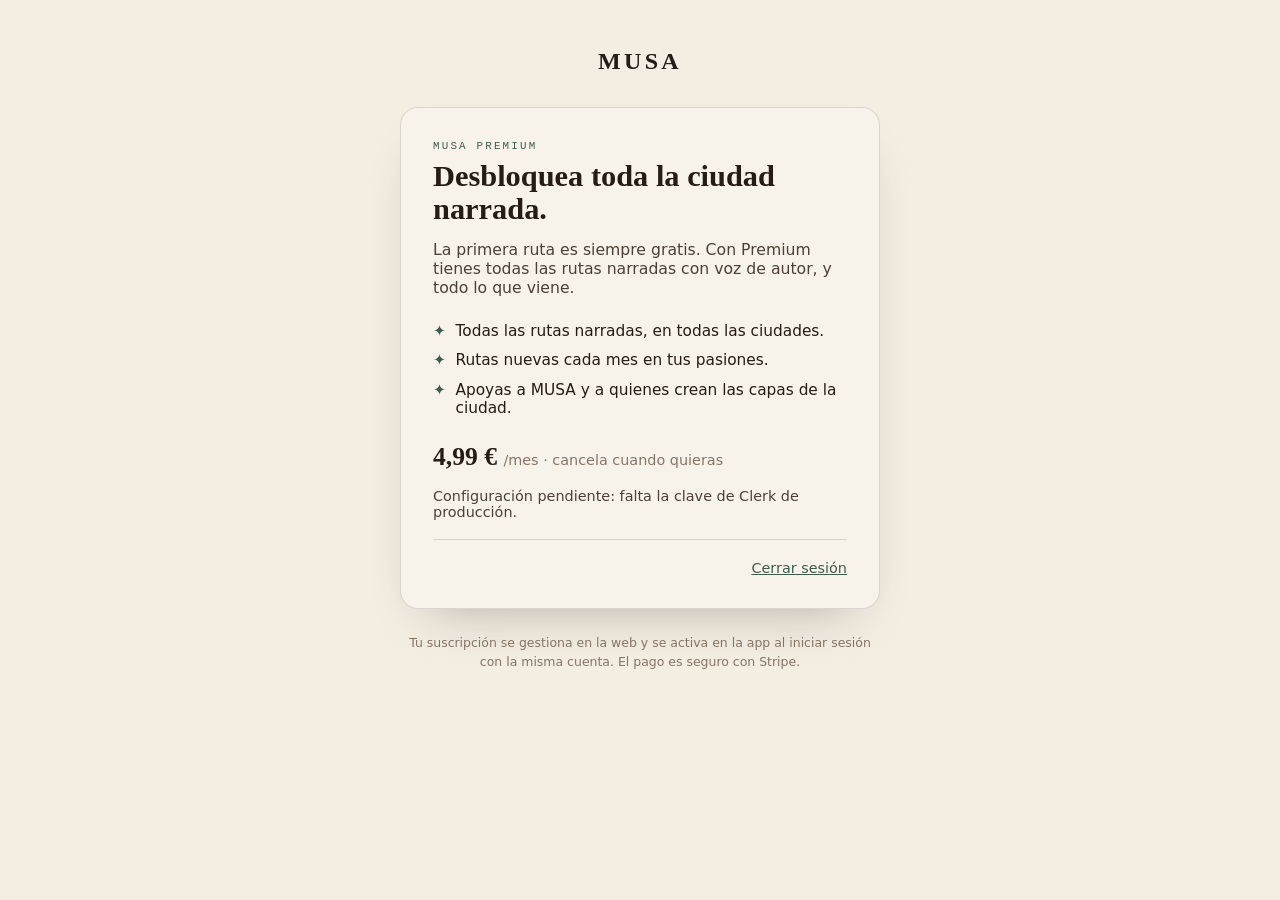
<file: suscribirse/index.html>
<!doctype html>
<html lang="es">
<head>
<meta charset="utf-8">
<meta name="viewport" content="width=device-width, initial-scale=1">
<meta name="robots" content="noindex">
<title>MUSA Premium — Suscríbete</title>
<style>
  :root {
    --paper:#f3ede2; --raised:#f8f3ea; --ink:#241c15; --soft:#4a4036; --subtle:#857567;
    --line:rgba(36,28,21,.14); --accent:#3f5b4c;
    --serif:"Iowan Old Style","Palatino Linotype",Palatino,Georgia,serif;
    --sans:ui-sans-serif,system-ui,-apple-system,"Segoe UI",Roboto,Helvetica,Arial,sans-serif;
    --mono:ui-monospace,"SFMono-Regular","Courier New",monospace;
  }
  * { box-sizing:border-box; }
  body { margin:0; min-height:100vh; background:var(--paper); color:var(--ink); font-family:var(--sans);
    display:flex; flex-direction:column; align-items:center; padding:2rem 1.25rem; }
  .brand { font-family:var(--serif); font-weight:700; font-size:1.5rem; letter-spacing:.14em; margin:1rem 0 2rem; }
  .card { width:100%; max-width:30rem; background:var(--raised); border:1px solid var(--line); border-radius:18px;
    padding:2rem; box-shadow:0 24px 50px -30px rgba(60,44,30,.4); }
  .eyebrow { font-family:var(--mono); font-size:.68rem; letter-spacing:.2em; text-transform:uppercase; color:var(--accent); margin:0; }
  h1 { font-family:var(--serif); font-weight:600; font-size:1.9rem; line-height:1.1; margin:.5rem 0 0; }
  .sub { color:var(--soft); margin:.8rem 0 0; font-size:.98rem; }
  ul { list-style:none; padding:0; margin:1.6rem 0; display:flex; flex-direction:column; gap:.7rem; }
  li { display:flex; gap:.6rem; align-items:flex-start; font-size:.96rem; }
  li::before { content:"✦"; color:var(--accent); }
  .price { font-family:var(--serif); font-size:1.6rem; font-weight:600; }
  .price small { font-family:var(--sans); font-size:.9rem; color:var(--subtle); font-weight:400; }
  .btn { display:block; width:100%; text-align:center; font-family:var(--sans); font-weight:600; font-size:1rem;
    background:var(--accent); color:#fff; border:1px solid var(--accent); border-radius:999px; padding:.95rem 1.5rem;
    cursor:pointer; margin-top:1.4rem; transition:transform .15s ease; }
  .btn:hover { transform:translateY(-2px); }
  .btn.ghost { background:transparent; color:var(--ink); border-color:var(--line); }
  .btn[disabled] { opacity:.6; cursor:default; transform:none; }
  .row { display:flex; align-items:center; justify-content:space-between; gap:1rem; margin-top:1.2rem;
    padding-top:1.2rem; border-top:1px solid var(--line); font-size:.9rem; color:var(--subtle); }
  .link { background:none; border:none; color:var(--accent); font:inherit; cursor:pointer; text-decoration:underline; padding:0; }
  .msg { margin-top:1rem; font-size:.9rem; color:var(--soft); min-height:1.2em; }
  .msg.err { color:#a8432b; }
  .note { max-width:30rem; margin:1.6rem auto 0; font-size:.78rem; color:var(--subtle); text-align:center; line-height:1.5; }
  .spin { display:inline-block; width:18px; height:18px; border:2px solid rgba(255,255,255,.4); border-top-color:#fff;
    border-radius:50%; animation:sp .7s linear infinite; vertical-align:middle; }
  @keyframes sp { to { transform:rotate(360deg); } }
</style>
</head>
<body>
  <div class="brand">MUSA</div>
  <div class="card">
    <p class="eyebrow">MUSA Premium</p>
    <h1>Desbloquea toda la ciudad narrada.</h1>
    <p class="sub">La primera ruta es siempre gratis. Con Premium tienes todas las rutas narradas con voz de autor, y todo lo que viene.</p>
    <ul>
      <li>Todas las rutas narradas, en todas las ciudades.</li>
      <li>Rutas nuevas cada mes en tus pasiones.</li>
      <li>Apoyas a MUSA y a quienes crean las capas de la ciudad.</li>
    </ul>
    <div class="price">4,99 € <small>/mes · cancela cuando quieras</small></div>

    <div id="action">
      <button class="btn" disabled><span class="spin"></span></button>
    </div>
    <p class="msg" id="msg"></p>

    <div class="row" id="who" hidden>
      <span id="email"></span>
      <button class="link" id="signout">Cerrar sesión</button>
    </div>
  </div>
  <p class="note">Tu suscripción se gestiona en la web y se activa en la app al iniciar sesión con la misma cuenta. El pago es seguro con Stripe.</p>

<script>
  // ⚠️ Rellenar con tu clave publicable de Clerk de PRODUCCIÓN (empieza por pk_live_).
  const CLERK_PK = "pk_live_REEMPLAZA_CON_TU_CLAVE";
  const API = "https://musa-api-production.up.railway.app";

  const action = document.getElementById("action");
  const msg = document.getElementById("msg");
  const who = document.getElementById("who");
  const emailEl = document.getElementById("email");

  function setMsg(text, isErr) { msg.textContent = text || ""; msg.className = "msg" + (isErr ? " err" : ""); }

  function render() {
    const user = window.Clerk && window.Clerk.user;
    if (!user) {
      who.hidden = true;
      action.innerHTML = '<button class="btn" id="signin">Inicia sesión para suscribirte</button>';
      document.getElementById("signin").onclick = () => window.Clerk.openSignIn({});
      return;
    }
    who.hidden = false;
    emailEl.textContent = user.primaryEmailAddress ? user.primaryEmailAddress.emailAddress : "Tu cuenta";
    action.innerHTML = '<button class="btn" id="sub">Suscribirse — 4,99 €/mes</button>';
    document.getElementById("sub").onclick = subscribe;
  }

  async function subscribe() {
    const btn = document.getElementById("sub");
    btn.disabled = true; btn.innerHTML = '<span class="spin"></span>'; setMsg("");
    try {
      const token = await window.Clerk.session.getToken();
      const r = await fetch(API + "/api/billing/checkout", {
        method: "POST",
        headers: { "Authorization": "Bearer " + token }
      });
      if (r.status === 503) { setMsg("La suscripción estará disponible muy pronto."); }
      else if (!r.ok) { setMsg("No se pudo iniciar el pago. Inténtalo de nuevo.", true); }
      else {
        const data = await r.json();
        if (data.url) { window.location.href = data.url; return; }
        setMsg("No se pudo iniciar el pago. Inténtalo de nuevo.", true);
      }
    } catch (e) {
      setMsg("Error de conexión. Inténtalo de nuevo.", true);
    }
    btn.disabled = false; btn.textContent = "Suscribirse — 4,99 €/mes";
  }

  document.getElementById("signout").onclick = async () => {
    await window.Clerk.signOut();
    render();
  };

  function start() {
    window.Clerk.load().then(() => {
      render();
      window.Clerk.addListener(render);
    }).catch(() => setMsg("No se pudo cargar el acceso. Recarga la página.", true));
  }

  (function () {
    if (!CLERK_PK || CLERK_PK.indexOf("REEMPLAZA") !== -1) {
      action.innerHTML = "";
      setMsg("Configuración pendiente: falta la clave de Clerk de producción.");
      return;
    }
    const s = document.createElement("script");
    s.async = true; s.crossOrigin = "anonymous";
    s.setAttribute("data-clerk-publishable-key", CLERK_PK);
    s.src = "https://cdn.jsdelivr.net/npm/@clerk/clerk-js@5/dist/clerk.browser.js";
    s.onload = start;
    s.onerror = () => setMsg("No se pudo cargar el acceso. Recarga la página.", true);
    document.head.appendChild(s);
  })();
</script>
</body>
</html>
</file>
<file: assets/landing/landing.1721eb7f.css>
/* MUSA — landing. Blanco y tinta; la pasión elegida tiñe la página (--accent).
   Los tokens por pasión (--pc-*, --pt-*, --pb-*, --po-*) los genera build.mjs. */
@font-face { font-family:"Fraunces"; font-style:normal; font-weight:900; font-display:swap; src:url(/assets/landing/fraunces-900.449683a2.woff2) format("woff2"); }
@font-face { font-family:"Fraunces"; font-style:normal; font-weight:600; font-display:swap; src:url(/assets/landing/fraunces-600.6c521583.woff2) format("woff2"); }
@font-face { font-family:"Fraunces"; font-style:italic; font-weight:400; font-display:swap; src:url(/assets/landing/fraunces-italic-400.febcd0f3.woff2) format("woff2"); }
@font-face { font-family:"SpaceMono"; font-style:normal; font-weight:400; font-display:swap; src:url(/assets/landing/spacemono-400.c0ed9105.woff2) format("woff2"); }

:root {
  color-scheme: light dark;
  --paper:#ffffff; --paper-raised:#f5f5f4;
  --ink:#151515; --ink-soft:#3f3f3f; --subtle:#6a6a6a;
  --hairline:rgba(0,0,0,0.09); --hairline-strong:rgba(0,0,0,0.22);
  --serif:"Fraunces","Iowan Old Style",Palatino,Georgia,serif;
  --sans:ui-sans-serif,system-ui,-apple-system,"Segoe UI",Roboto,Helvetica,Arial,sans-serif;
  --mono:"SpaceMono",ui-monospace,"SFMono-Regular","Courier New",monospace;
  --gutter:clamp(1.25rem,5vw,5rem);
  --shadow:0,0,0;
}
@media (prefers-color-scheme: dark) {
  :root:not([data-theme="light"]) { --paper:#111112; --paper-raised:#1b1b1d; --ink:#f2f2f2; --ink-soft:#cdcdcd; --subtle:#9b9b9b; --hairline:rgba(255,255,255,0.1); --hairline-strong:rgba(255,255,255,0.24); }
  :root:not([data-theme="light"]) .phone { background:linear-gradient(155deg,#2c2c30,#151517); box-shadow:0 26px 54px -26px rgba(0,0,0,.7), inset 0 0 0 1px rgba(255,255,255,.08); }
}
:root{--pc-literature:#93324A;--pt-literature:#93324a;--pb-literature:#93324A;--po-literature:#ffffff;--pc-art:#B0479C;--pt-art:#aa4597;--pb-art:#B0479C;--po-art:#ffffff;--pc-music:#6D4E9C;--pt-music:#6d4e9c;--pb-music:#6D4E9C;--po-music:#ffffff;--pc-cinema:#2F7091;--pt-cinema:#2f7091;--pb-cinema:#2F7091;--po-cinema:#ffffff;--pc-history:#8C6A26;--pt-history:#876725;--pb-history:#8C6A26;--po-history:#ffffff;--pc-architecture:#3E7D68;--pt-architecture:#3c7965;--pb-architecture:#3E7D68;--po-architecture:#ffffff;--pc-gastronomy:#C15E2E;--pt-gastronomy:#ac552b;--pb-gastronomy:#c36436;--po-gastronomy:#17120d;--pc-sport:#52823C;--pt-sport:#4d7939;--pb-sport:#4f7d3a;--po-sport:#ffffff;--pc-religion:#3A4FA3;--pt-religion:#3a4fa3;--pb-religion:#3A4FA3;--po-religion:#ffffff;}
@media (prefers-color-scheme: dark){:root:not([data-theme="light"]){--pc-literature:#DB8496;--pt-literature:#db8496;--pb-literature:#DB8496;--po-literature:#17120d;--pc-art:#E293D2;--pt-art:#e293d2;--pb-art:#E293D2;--po-art:#17120d;--pc-music:#B49CE0;--pt-music:#b49ce0;--pb-music:#B49CE0;--po-music:#17120d;--pc-cinema:#7FB8D2;--pt-cinema:#7fb8d2;--pb-cinema:#7FB8D2;--po-cinema:#17120d;--pc-history:#D8B860;--pt-history:#d8b860;--pb-history:#D8B860;--po-history:#17120d;--pc-architecture:#83BFA6;--pt-architecture:#83bfa6;--pb-architecture:#83BFA6;--po-architecture:#17120d;--pc-gastronomy:#E9A06B;--pt-gastronomy:#e9a06b;--pb-gastronomy:#E9A06B;--po-gastronomy:#17120d;--pc-sport:#9CC578;--pt-sport:#9cc578;--pb-sport:#9CC578;--po-sport:#17120d;--pc-religion:#98A7EA;--pt-religion:#98a7ea;--pb-religion:#98A7EA;--po-religion:#17120d;}}
:root[data-theme="dark"]{--pc-literature:#DB8496;--pt-literature:#db8496;--pb-literature:#DB8496;--po-literature:#17120d;--pc-art:#E293D2;--pt-art:#e293d2;--pb-art:#E293D2;--po-art:#17120d;--pc-music:#B49CE0;--pt-music:#b49ce0;--pb-music:#B49CE0;--po-music:#17120d;--pc-cinema:#7FB8D2;--pt-cinema:#7fb8d2;--pb-cinema:#7FB8D2;--po-cinema:#17120d;--pc-history:#D8B860;--pt-history:#d8b860;--pb-history:#D8B860;--po-history:#17120d;--pc-architecture:#83BFA6;--pt-architecture:#83bfa6;--pb-architecture:#83BFA6;--po-architecture:#17120d;--pc-gastronomy:#E9A06B;--pt-gastronomy:#e9a06b;--pb-gastronomy:#E9A06B;--po-gastronomy:#17120d;--pc-sport:#9CC578;--pt-sport:#9cc578;--pb-sport:#9CC578;--po-sport:#17120d;--pc-religion:#98A7EA;--pt-religion:#98a7ea;--pb-religion:#98A7EA;--po-religion:#17120d;}
:root[data-theme="light"]{--pc-literature:#93324A;--pt-literature:#93324a;--pb-literature:#93324A;--po-literature:#ffffff;--pc-art:#B0479C;--pt-art:#aa4597;--pb-art:#B0479C;--po-art:#ffffff;--pc-music:#6D4E9C;--pt-music:#6d4e9c;--pb-music:#6D4E9C;--po-music:#ffffff;--pc-cinema:#2F7091;--pt-cinema:#2f7091;--pb-cinema:#2F7091;--po-cinema:#ffffff;--pc-history:#8C6A26;--pt-history:#876725;--pb-history:#8C6A26;--po-history:#ffffff;--pc-architecture:#3E7D68;--pt-architecture:#3c7965;--pb-architecture:#3E7D68;--po-architecture:#ffffff;--pc-gastronomy:#C15E2E;--pt-gastronomy:#ac552b;--pb-gastronomy:#c36436;--po-gastronomy:#17120d;--pc-sport:#52823C;--pt-sport:#4d7939;--pb-sport:#4f7d3a;--po-sport:#ffffff;--pc-religion:#3A4FA3;--pt-religion:#3a4fa3;--pb-religion:#3A4FA3;--po-religion:#ffffff;}
html[data-p="literature"]{--accent:var(--pc-literature);--accent-text:var(--pt-literature);--accent-btn:var(--pb-literature);--on-accent:var(--po-literature)}
html[data-p="art"]{--accent:var(--pc-art);--accent-text:var(--pt-art);--accent-btn:var(--pb-art);--on-accent:var(--po-art)}
html[data-p="music"]{--accent:var(--pc-music);--accent-text:var(--pt-music);--accent-btn:var(--pb-music);--on-accent:var(--po-music)}
html[data-p="cinema"]{--accent:var(--pc-cinema);--accent-text:var(--pt-cinema);--accent-btn:var(--pb-cinema);--on-accent:var(--po-cinema)}
html[data-p="history"]{--accent:var(--pc-history);--accent-text:var(--pt-history);--accent-btn:var(--pb-history);--on-accent:var(--po-history)}
html[data-p="architecture"]{--accent:var(--pc-architecture);--accent-text:var(--pt-architecture);--accent-btn:var(--pb-architecture);--on-accent:var(--po-architecture)}
html[data-p="gastronomy"]{--accent:var(--pc-gastronomy);--accent-text:var(--pt-gastronomy);--accent-btn:var(--pb-gastronomy);--on-accent:var(--po-gastronomy)}
html[data-p="sport"]{--accent:var(--pc-sport);--accent-text:var(--pt-sport);--accent-btn:var(--pb-sport);--on-accent:var(--po-sport)}
html[data-p="religion"]{--accent:var(--pc-religion);--accent-text:var(--pt-religion);--accent-btn:var(--pb-religion);--on-accent:var(--po-religion)}
.p-literature{--c:var(--pc-literature);--ct:var(--pt-literature)}.p-art{--c:var(--pc-art);--ct:var(--pt-art)}.p-music{--c:var(--pc-music);--ct:var(--pt-music)}.p-cinema{--c:var(--pc-cinema);--ct:var(--pt-cinema)}.p-history{--c:var(--pc-history);--ct:var(--pt-history)}.p-architecture{--c:var(--pc-architecture);--ct:var(--pt-architecture)}.p-gastronomy{--c:var(--pc-gastronomy);--ct:var(--pt-gastronomy)}.p-sport{--c:var(--pc-sport);--ct:var(--pt-sport)}.p-religion{--c:var(--pc-religion);--ct:var(--pt-religion)}
:root[data-theme="light"] { color-scheme:light; --paper:#ffffff; --paper-raised:#f5f5f4; --ink:#151515; --ink-soft:#3f3f3f; --subtle:#6a6a6a; --hairline:rgba(0,0,0,0.09); --hairline-strong:rgba(0,0,0,0.22); }
:root[data-theme="dark"] { color-scheme:dark; --paper:#111112; --paper-raised:#1b1b1d; --ink:#f2f2f2; --ink-soft:#cdcdcd; --subtle:#9b9b9b; --hairline:rgba(255,255,255,0.1); --hairline-strong:rgba(255,255,255,0.24); }
:root[data-theme="dark"] .phone { background:linear-gradient(155deg,#2c2c30,#151517); box-shadow:0 26px 54px -26px rgba(0,0,0,.7), inset 0 0 0 1px rgba(255,255,255,.08); }

* { box-sizing:border-box; }
html { scroll-behavior:smooth; scroll-padding-top:78px; -webkit-text-size-adjust:100%; }
body { margin:0; background-color:var(--paper); color:var(--ink); font-family:var(--sans);
  background-image:radial-gradient(130% 80% at 50% -15%, color-mix(in srgb,var(--accent) 9%, transparent), transparent 55%);
  background-repeat:no-repeat;
  font-size:17px; line-height:1.62; -webkit-font-smoothing:antialiased; text-rendering:optimizeLegibility;
  font-optical-sizing:auto; overflow-x:hidden; transition:background-color .6s ease,color .6s ease; }
.wrap { max-width:72rem; margin:0 auto; padding:0 var(--gutter); }
.eyebrow { font-family:var(--mono); font-size:.72rem; letter-spacing:.2em; text-transform:uppercase; color:var(--subtle); margin:0; display:inline-flex; align-items:center; gap:.7rem; }
.eyebrow .tagnew { align-self:center; }
.eyebrow::before { content:""; width:1.7rem; height:1px; background:var(--accent); flex:none; transition:background .6s ease; }
h1,h2,h3,h4 { font-family:var(--serif); font-weight:600; text-wrap:balance; letter-spacing:-0.015em; margin:0; }
em { font-style:italic; }
img { display:block; max-width:100%; height:auto; }
a { color:inherit; }
:focus-visible { outline:2px solid var(--accent-text); outline-offset:3px; border-radius:4px; }
.sr-only { position:absolute; width:1px; height:1px; overflow:hidden; clip:rect(0 0 0 0); white-space:nowrap; }
.skip { position:absolute; left:1rem; top:-4rem; z-index:100; background:var(--ink); color:var(--paper); padding:.6rem 1rem; border-radius:8px; text-decoration:none; }
.skip:focus { top:.8rem; }

/* AVISO DE IDIOMA */
.notice { background:var(--paper-raised); border-bottom:1px solid var(--hairline); font-size:.9rem; }
.notice[hidden] { display:none; }
.notice .wrap { display:flex; align-items:center; justify-content:center; gap:.9rem; padding-top:.5rem; padding-bottom:.5rem; flex-wrap:wrap; }
.notice a { font-weight:600; color:var(--accent-text); }
.notice button { background:none; border:0; color:var(--subtle); cursor:pointer; font:inherit; font-size:1.2rem; line-height:1; padding:.3rem .5rem; border-radius:6px; }
.notice button:hover { color:var(--ink); }

/* CABECERA */
header { position:sticky; top:0; z-index:40; background:color-mix(in srgb,var(--paper) 88%,transparent); backdrop-filter:saturate(1.1) blur(10px); -webkit-backdrop-filter:saturate(1.1) blur(10px); border-bottom:1px solid var(--hairline); }
.bar { display:flex; align-items:center; justify-content:space-between; gap:1rem; height:66px; position:relative; }
.brand { display:flex; align-items:center; gap:.6rem; text-decoration:none; }
.brand img { width:30px; height:30px; }
.brand span { font-family:var(--serif); font-weight:900; font-size:1.35rem; letter-spacing:.14em; }
.bar-right { display:flex; align-items:center; gap:1.4rem; }
nav.desk { display:none; gap:1.5rem; }
.navlink { font-size:.9rem; color:var(--ink-soft); text-decoration:none; border-bottom:1px solid transparent; padding:2px 0; transition:border-color .2s ease,color .2s ease; }
.navlink:hover { border-color:var(--accent); color:var(--ink); }
@media (min-width:980px){ nav.desk { display:flex; } .menu { display:none; } }
@media (max-width:359px){ .bar { gap:.5rem; } .bar-right { gap:.6rem; } .brand { gap:.45rem; } .brand span { font-size:1.15rem; letter-spacing:.1em; } .menu summary { padding:.4rem .65rem; } .lang a { padding:.4rem .55rem; } }
.lang { display:flex; border:1px solid var(--hairline-strong); border-radius:999px; overflow:hidden; font-family:var(--mono); font-size:.72rem; letter-spacing:.08em; }
.lang a { text-decoration:none; padding:.4rem .7rem; color:var(--ink-soft); }
.lang a[aria-current="true"] { background:var(--ink); color:var(--paper); }
.lang a:not([aria-current]):hover { color:var(--ink); background:var(--hairline); }
.menu { position:static; }
.menu summary { list-style:none; cursor:pointer; font-size:.9rem; color:var(--ink-soft); padding:.45rem .8rem; border:1px solid var(--hairline-strong); border-radius:999px; }
.menu summary::-webkit-details-marker { display:none; }
.menu[open] summary { color:var(--ink); background:var(--hairline); }
.menu nav { position:absolute; right:var(--gutter); top:calc(100% - 6px); min-width:13rem; max-width:calc(100vw - 16px); background:var(--paper-raised); border:1px solid var(--hairline-strong); border-radius:14px; padding:.5rem; display:flex; flex-direction:column; box-shadow:0 18px 40px -16px rgba(0,0,0,.4); }
.menu nav a { padding:.65rem .9rem; border-radius:8px; text-decoration:none; color:var(--ink); }
.menu nav a:hover { background:var(--hairline); }

.phone { background:linear-gradient(155deg,#f3f3f2,#d6d6d4); border-radius:34px; padding:8px;
  box-shadow:0 26px 54px -26px rgba(var(--shadow),.35), 0 3px 8px rgba(var(--shadow),.12), inset 0 0 0 1px rgba(255,255,255,.6); }
.phone img { width:100%; border-radius:27px; box-shadow:inset 0 0 0 1px rgba(0,0,0,.14); background:#d6d6d4; }

/* PORTADA */
.hero { padding:clamp(2.6rem,7vw,5rem) 0 clamp(2.5rem,6vw,4rem); border-bottom:1px solid var(--hairline); position:relative; overflow:hidden; }
.contours { position:absolute; inset:0; width:100%; height:100%; z-index:0; pointer-events:none; }
.contours path { fill:none; stroke:var(--ink); opacity:.06; stroke-width:1.3; }
.hero > .wrap, .cta > .wrap { position:relative; z-index:1; }
.js .hero { padding-bottom:calc(clamp(2.5rem,6vw,4rem) + 3.4rem); }

/* FOTOS DE CIUDADES: la portada va pasando de ciudad, las bandas cortan entre secciones y el cierre lleva una muy suave */
.hph { position:absolute; inset:0; z-index:0; pointer-events:none; overflow:hidden; transform:translate3d(0,var(--hy,0px),0); }
.hph-i { position:absolute; inset:0; opacity:0; transition:opacity 1.4s ease; }
.hph-i.on { opacity:1; }
.hph-i img { width:100%; height:100%; object-fit:cover; transform:scale(1.08); transition:transform 7.5s cubic-bezier(.2,.6,.3,1); }
.hph-i.on img { transform:none; }
.hph-veil { position:absolute; inset:0; background:
  linear-gradient(90deg,var(--paper) 0%,color-mix(in srgb,var(--paper) 95%,transparent) 36%,color-mix(in srgb,var(--paper) 60%,transparent) 56%,color-mix(in srgb,var(--paper) 12%,transparent) 78%,transparent 100%),
  linear-gradient(180deg,transparent 72%,var(--paper) 100%); }
.hph-ui { display:none; }
.js .hph-ui { display:flex; position:absolute; z-index:2; right:var(--gutter); bottom:1.1rem; flex-direction:column; align-items:flex-end; gap:.5rem; }
.hph-cap { margin:0; display:flex; gap:.6rem; align-items:baseline; font-family:var(--mono); font-size:.66rem; letter-spacing:.16em; text-transform:uppercase; color:var(--ink-soft); background:color-mix(in srgb,var(--paper) 86%,transparent); -webkit-backdrop-filter:blur(6px); backdrop-filter:blur(6px); padding:.4rem .75rem; border-radius:999px; }
.hph-cap b { font-weight:400; color:var(--ink); }
.hph-bars { display:flex; gap:6px; }
.hph-bars button { width:34px; height:24px; padding:0; border:0; background:none; cursor:pointer; display:flex; align-items:center; }
.hph-bars i { position:relative; display:block; width:100%; height:3px; border-radius:2px; overflow:hidden; background:color-mix(in srgb,var(--ink) 20%,transparent); }
.hph-bars i::after { content:""; position:absolute; inset:0; background:var(--accent); transform-origin:0 50%; transform:scaleX(0); transition:background-color .6s ease; }
.hph-bars .seen i::after, .hph-bars [aria-pressed="true"] i::after { transform:scaleX(1); }
.hph-bars button:focus-visible { outline:2px solid var(--accent); outline-offset:2px; border-radius:4px; }
@media (max-width:899px) {
  .hph { top:auto; height:58%; }
  .hph-veil { background:
    linear-gradient(180deg,var(--paper) 0%,color-mix(in srgb,var(--paper) 55%,transparent) 30%,color-mix(in srgb,var(--paper) 8%,transparent) 70%,transparent 100%),
    linear-gradient(180deg,transparent 80%,var(--paper) 100%); }
  .js .hph-ui { right:auto; left:var(--gutter); align-items:flex-start; }
}
.cityband { position:relative; margin:0; overflow:hidden; height:clamp(260px,44vw,560px); background:#1b1b1d; isolation:isolate;
  clip-path:inset(calc((1 - var(--k,1)) * 9%) calc((1 - var(--k,1)) * 6%) round calc((1 - var(--k,1)) * 28px)); }
.cityband img { position:absolute; left:0; top:-14%; width:100%; height:128%; object-fit:cover; transform:translate3d(0,var(--py,0px),0) scale(calc(1.14 - var(--k,1) * .14)); will-change:transform; }
.cityband::after { content:""; position:absolute; inset:0; background:linear-gradient(180deg,rgba(0,0,0,0) 40%,rgba(0,0,0,.55) 100%); pointer-events:none; }
.cityband figcaption { position:absolute; left:0; right:0; bottom:clamp(1.2rem,4vw,2.6rem); z-index:1; display:flex; flex-direction:column; gap:.6rem; color:#fff; }
.cb-city { font-family:var(--serif); font-weight:900; font-size:clamp(2.6rem,8vw,5.6rem); line-height:.95; letter-spacing:-.01em; text-shadow:0 2px 24px rgba(0,0,0,.35); }
.cb-place { font-family:var(--mono); font-size:.72rem; letter-spacing:.2em; text-transform:uppercase; opacity:.9; display:flex; align-items:center; gap:.7rem; }
.cb-place::before { content:""; width:1.6rem; height:1px; background:currentColor; }
.cta-ph { position:absolute; inset:0; z-index:0; overflow:hidden; }
.cta-ph img { width:100%; height:100%; object-fit:cover; }
.cta-ph::after { content:""; position:absolute; inset:0; background:radial-gradient(ellipse 60% 70% at 50% 50%,color-mix(in srgb,var(--paper) 96%,transparent) 0%,color-mix(in srgb,var(--paper) 90%,transparent) 55%,color-mix(in srgb,var(--paper) 62%,transparent) 100%); }
.photo-credits { font-size:.78rem; line-height:1.55; }

.hero-grid { display:grid; grid-template-columns:minmax(0,1fr); gap:clamp(2.4rem,6vw,4rem); align-items:center; }
@media (min-width:900px){ .hero-grid { grid-template-columns:1.12fr .88fr; } }
.hero h1 { font-size:clamp(2.5rem,7vw,5rem); font-weight:900; line-height:1.02; margin-top:1.1rem; max-width:15ch; }
.lede { font-family:var(--serif); font-style:italic; font-size:clamp(1.1rem,2.2vw,1.42rem); color:var(--ink-soft); max-width:34rem; margin-top:1.4rem; line-height:1.45; }
.lens { margin-top:2rem; }
.lens > p { margin:0 0 .6rem; color:var(--ink-soft); }
.lens .word { font-family:var(--serif); font-style:italic; color:var(--accent-text); font-weight:600; transition:color .6s ease; }
.lens-lines { margin:.2rem 0 1.1rem; min-height:4.9em; }
.lens-line { margin:0; font-family:var(--serif); font-size:1.15rem; line-height:1.35; color:var(--ink); }
.lens-line[hidden] { display:none; }
.lens-line b { color:var(--accent-text); font-weight:600; transition:color .6s ease; }
.chips { display:flex; flex-wrap:wrap; gap:.5rem; max-width:38rem; }
.chip { font-size:.88rem; cursor:pointer; padding:.5rem .85rem; min-height:40px; border-radius:999px; border:1px solid var(--hairline-strong); background:transparent; color:var(--ink-soft); display:inline-flex; align-items:center; gap:.5rem; transition:.2s; font-family:var(--sans); }
.chip .dot { width:10px; height:10px; border-radius:50%; background:var(--c); flex:none; }
.chip:hover { color:var(--ink); }
.chip[aria-pressed="true"] { color:var(--ink); border-color:var(--c); background:color-mix(in srgb,var(--c) 16%,transparent); }
.hero-actions { display:flex; flex-wrap:wrap; align-items:center; gap:1rem 1.4rem; margin-top:2rem; }
.hero-actions .badge img { height:48px; width:auto; }
.hero-stats { margin:1.6rem 0 0; font-family:var(--mono); font-size:.76rem; letter-spacing:.12em; text-transform:uppercase; color:var(--ink-soft); }
.hero-fine { margin:.5rem 0 0; font-size:.84rem; color:var(--subtle); }
.hero-phone { justify-self:center; width:min(300px,78vw); position:relative; isolation:isolate; }
.hero-phone::before { content:""; position:absolute; inset:-10% -16% -2%; z-index:-1; background:radial-gradient(58% 46% at 52% 42%, color-mix(in srgb,var(--accent) 32%, transparent), transparent 72%); filter:blur(36px); transition:background .6s ease; }
.hero-phone .phone { position:relative; z-index:1; }
.hero-phone .tag { position:absolute; z-index:2; left:-14px; bottom:36px; background:var(--paper-raised); border:1px solid var(--hairline); border-radius:12px; padding:.6rem .85rem; box-shadow:0 12px 30px -12px rgba(0,0,0,.35); max-width:210px; }
@media (max-width:420px){ .hero-phone .tag { left:-4px; max-width:180px; } }
.hero-phone .tag b { font-family:var(--serif); display:block; font-size:.95rem; font-weight:600; }
.hero-phone .tag span { font-size:.78rem; color:var(--subtle); line-height:1.3; display:block; }

section { padding:clamp(3rem,7vw,5.5rem) 0; border-bottom:1px solid var(--hairline); }
.sec-head { max-width:38rem; }
.sec-head h2 { font-size:clamp(1.8rem,4.2vw,2.8rem); margin-top:.6rem; line-height:1.08; }
.sec-head p { color:var(--ink-soft); margin-top:1rem; }

/* LA VOZ */
.voice { background:var(--paper-raised); }
.voice-card { display:grid; grid-template-columns:minmax(0,1fr); gap:2rem; align-items:center; }
@media (min-width:820px){ .voice-card { grid-template-columns:1.05fr .95fr; } }
.voice h2 { font-size:clamp(1.9rem,4.4vw,3rem); margin-top:.6rem; line-height:1.08; }
.voice p.lead { color:var(--ink-soft); margin-top:1rem; max-width:32rem; }
.player { display:flex; align-items:center; gap:1.1rem; margin-top:1.8rem; padding:1.1rem 1.2rem; border:1px solid var(--hairline); border-radius:16px; background:var(--paper); max-width:32rem; }
.playbtn { flex:none; width:56px; height:56px; border-radius:50%; border:none; cursor:pointer; background:var(--accent-btn); color:var(--on-accent); display:flex; align-items:center; justify-content:center; transition:background .6s ease, transform .15s ease; }
.playbtn:hover { transform:scale(1.05); }
.playbtn svg { width:22px; height:22px; fill:currentColor; }
.player-body { flex:1; min-width:0; }
.player-body .t { font-family:var(--serif); font-weight:600; font-size:1rem; }
.player-body .s { font-size:.8rem; color:var(--subtle); font-style:italic; }
.player-body .err { font-size:.8rem; color:var(--accent-text); margin-top:.3rem; }
.track { height:4px; border-radius:999px; background:var(--hairline-strong); margin-top:.6rem; overflow:hidden; }
.track .fill { height:100%; width:0; background:var(--accent); transition:background .6s ease; }
.eq { display:flex; align-items:flex-end; gap:3px; height:56px; }
.eq i { width:5px; background:var(--accent); border-radius:2px; height:20%; transition:background .6s ease; }
.voice.playing .eq i { animation:eq .9s ease-in-out infinite; }
.eq i:nth-child(2){animation-delay:.15s} .eq i:nth-child(3){animation-delay:.3s} .eq i:nth-child(4){animation-delay:.45s} .eq i:nth-child(5){animation-delay:.1s} .eq i:nth-child(6){animation-delay:.35s} .eq i:nth-child(7){animation-delay:.2s}
@keyframes eq { 0%,100%{height:18%} 50%{height:92%} }
.voice-visual { display:flex; justify-content:center; }
.voice-visual .phone { width:min(240px,70vw); }

.ways { display:grid; grid-template-columns:repeat(auto-fit,minmax(min(100%,15rem),1fr)); gap:1px; margin-top:2.5rem; background:var(--hairline); border:1px solid var(--hairline); border-radius:14px; overflow:hidden; }
.way { background:var(--paper); padding:1.8rem; transition:background .3s ease; }
.way:hover { background:var(--paper-raised); }
.way h3 { font-size:1.25rem; margin:.6rem 0 .5rem; }
.way p { margin:0; color:var(--ink-soft); font-size:.98rem; }
.way .k { font-family:var(--mono); font-size:.7rem; letter-spacing:.18em; text-transform:uppercase; color:var(--accent-text); transition:color .6s ease; }

/* MAPS FRENTE A MUSA */
.versus { display:grid; grid-template-columns:minmax(0,1fr); gap:1px; margin-top:2.4rem; background:var(--hairline); border:1px solid var(--hairline); border-radius:16px; overflow:hidden; }
@media (min-width:720px){ .versus { grid-template-columns:1fr 1fr; } }
.vs { background:var(--paper); padding:2rem; }
.vs.them { background:var(--paper-raised); }
.vs .lab { font-family:var(--mono); font-size:.7rem; letter-spacing:.16em; text-transform:uppercase; color:var(--subtle); }
.vs.us .lab { color:var(--accent-text); transition:color .6s ease; }
.vs h3 { font-size:1.5rem; margin:.7rem 0; line-height:1.15; }
.vs p { margin:0; color:var(--ink-soft); }

/* PASIONES */
.passgrid { display:flex; flex-wrap:wrap; justify-content:center; gap:1.6rem 1rem; margin-top:2.6rem; }
.passcard { flex:0 0 calc(20% - .8rem); }
@media (max-width:760px){ .passcard { flex-basis:calc(33.333% - .7rem); } }
.passcard { text-align:center; cursor:pointer; background:none; border:0; padding:0; font:inherit; color:inherit; }
.passcard .tile { width:clamp(76px,14vw,116px); aspect-ratio:1; margin:0 auto; border-radius:50%; background:#fff; display:flex; align-items:center; justify-content:center; overflow:hidden; box-shadow:0 14px 30px -14px rgba(0,0,0,.3); transition:transform .25s ease, box-shadow .25s ease; }
.passcard .tile img { width:100%; height:100%; object-fit:contain; }
.passcard:hover .tile { transform:translateY(-5px); box-shadow:0 0 0 3px color-mix(in srgb,var(--c) 55%,transparent), 0 22px 38px -18px rgba(0,0,0,.4); }
.passcard[aria-selected="true"] .tile { box-shadow:0 0 0 3px var(--c), 0 22px 38px -18px rgba(0,0,0,.45); }
.passcard .lbl { display:block; margin-top:.7rem; font-size:.92rem; color:var(--ink-soft); }
.passcard[aria-selected="true"] .lbl { color:var(--ink); font-weight:600; }
.passcard:focus-visible { outline:none; }
.passcard:focus-visible .tile { outline:3px solid var(--ct); outline-offset:3px; }
.explorer { margin-top:2.4rem; border:1px solid var(--hairline); border-radius:16px; padding:1.6rem 1.8rem; background:var(--paper-raised); }
.explorer[hidden], .explorer [hidden] { display:none; }
.explorer .head { display:flex; align-items:baseline; gap:.6rem; flex-wrap:wrap; }
.explorer .head .lab { font-family:var(--mono); font-size:.68rem; letter-spacing:.16em; text-transform:uppercase; color:var(--subtle); }
.explorer .head .cur { font-family:var(--serif); font-size:1.35rem; font-weight:600; color:var(--ct); }
.explorer ul { list-style:none; display:flex; flex-wrap:wrap; gap:.55rem; margin:1.1rem 0 0; padding:0; }
.explorer li { font-size:.92rem; padding:.5rem .85rem; border:1px solid var(--hairline); border-radius:999px; background:var(--paper); color:var(--ink); }
.explorer .foot { margin-top:1rem; font-size:.84rem; color:var(--subtle); font-style:italic; }

/* PASOS */
.steps { display:grid; gap:2.4rem; margin-top:2.6rem; grid-template-columns:minmax(0,1fr); }
@media (min-width:820px){ .steps { grid-template-columns:repeat(3,1fr); } }
.step .shot { border-radius:20px; overflow:hidden; border:1px solid var(--hairline); box-shadow:0 18px 38px -24px rgba(var(--shadow),.36); background:#d6d6d4; max-width:340px; }
.step .shot img { width:100%; }
.step .n { font-family:var(--mono); font-size:.8rem; color:var(--subtle); margin:1rem 0 .3rem; }
.step h3 { font-size:1.2rem; }
.step p { margin:.35rem 0 0; color:var(--ink-soft); font-size:.96rem; }

/* PARA EL CAMINO */
.cards { display:grid; grid-template-columns:repeat(auto-fit,minmax(min(100%,19rem),1fr)); gap:1.2rem; margin-top:2.6rem; }
.card { background:var(--paper-raised); border:1px solid var(--hairline); border-radius:16px; padding:1.6rem; display:flex; flex-direction:column; gap:.6rem; }
.tagnew { font-family:var(--mono); font-size:.66rem; letter-spacing:.16em; text-transform:uppercase; background:var(--accent-btn); color:var(--on-accent); padding:.2rem .6rem; border-radius:999px; transition:background .6s ease; align-self:flex-start; }
.card h3 { font-size:1.2rem; line-height:1.2; }
.card p { margin:0; color:var(--ink-soft); font-size:.97rem; flex:1; }
.card .foot { font-family:var(--mono); font-size:.68rem; letter-spacing:.1em; text-transform:uppercase; color:var(--subtle); border-top:1px solid var(--hairline); padding-top:.8rem; margin-top:.4rem; }

.local { display:grid; gap:2.4rem; grid-template-columns:minmax(0,1fr); align-items:center; }
@media (min-width:860px){ .local { grid-template-columns:1.1fr .9fr; gap:4rem; } }
.today { background:var(--paper-raised); border:1px solid var(--hairline); border-radius:16px; padding:1.7rem 1.8rem; box-shadow:0 18px 38px -26px rgba(var(--shadow),.36); }
.today .tag { font-family:var(--mono); font-size:.68rem; letter-spacing:.14em; text-transform:uppercase; color:var(--accent-text); transition:color .6s ease; }
.today h3 { font-family:var(--serif); font-size:1.35rem; margin:.5rem 0 .4rem; font-weight:600; line-height:1.2; }
.today p { margin:0; color:var(--ink-soft); font-size:.95rem; }
.dropcap::first-letter { font-family:var(--serif); font-weight:900; float:left; font-size:3.3em; line-height:.8; padding:.06em .14em 0 0; color:var(--accent-text); transition:color .6s ease; }

/* CIUDADES */
.city-photos { display:grid; grid-template-columns:repeat(auto-fit,minmax(min(100%,150px),1fr)); gap:1.1rem; margin-top:2.4rem; }
@media (max-width:599px){ .city-photos { grid-template-columns:1fr 1fr; } .cityph:first-child { grid-column:1 / -1; aspect-ratio:16/10; } }
.cityph { position:relative; aspect-ratio:4/3; border-radius:16px; overflow:hidden; border:1px solid var(--hairline); box-shadow:0 18px 36px -22px rgba(var(--shadow),.38); margin:0; }
.cityph img { width:100%; height:100%; object-fit:cover; transition:transform .6s ease; }
.cityph:hover img { transform:scale(1.07); }
.cityph figcaption { position:absolute; inset:auto 0 0 0; padding:1rem 1.1rem; color:#fff; font-family:var(--serif); font-weight:600; font-size:1.35rem; background:linear-gradient(transparent, rgba(0,0,0,.7)); }
.citylist { list-style:none; display:flex; flex-wrap:wrap; gap:.5rem; padding:0; margin:1.6rem 0 0; }
.citylist li { font-size:.9rem; padding:.35rem .8rem; border:1px solid var(--hairline); border-radius:999px; color:var(--ink-soft); }
.citylist li.lab { border:0; font-family:var(--mono); font-size:.72rem; letter-spacing:.12em; text-transform:uppercase; color:var(--subtle); padding-left:0; }

.band { text-align:center; }
.band p { font-family:var(--serif); font-style:italic; font-weight:400; font-size:clamp(1.7rem,4.6vw,3rem); line-height:1.24; margin:0 auto; max-width:18ch; text-wrap:balance; color:var(--ink); }

/* PREMIUM */
.plans { display:grid; grid-template-columns:minmax(0,1fr); gap:1.4rem; margin-top:2.6rem; }
@media (min-width:860px){ .plans { grid-template-columns:1fr 1fr; } }
.plan { border:1px solid var(--hairline); border-radius:18px; padding:1.8rem; background:var(--paper); }
.plan.pro { background:var(--paper-raised); border-color:var(--accent); box-shadow:0 0 0 1px var(--accent) inset; }
.plan h3 { font-size:1.5rem; }
.plan .sub { color:var(--subtle); font-size:.9rem; margin:.2rem 0 1.1rem; }
.plan ul { list-style:none; margin:0; padding:0; display:grid; gap:.65rem; }
.plan li { position:relative; padding-left:1.6rem; color:var(--ink-soft); font-size:.97rem; }
.plan li::before { content:""; position:absolute; left:.1rem; top:.62em; width:.8rem; height:.42rem; border-left:2px solid var(--accent-text); border-bottom:2px solid var(--accent-text); transform:rotate(-45deg); }
.prices { display:grid; grid-template-columns:repeat(auto-fit,minmax(min(100%,13rem),1fr)); gap:.9rem; margin-top:1.4rem; }
.price { border:1px solid var(--hairline-strong); border-radius:14px; padding:1rem 1.1rem; background:var(--paper); }
.price .nm { font-family:var(--mono); font-size:.68rem; letter-spacing:.16em; text-transform:uppercase; color:var(--subtle); }
.price .amt { font-family:var(--serif); font-weight:900; font-size:1.7rem; line-height:1.1; margin:.3rem 0 0; }
.price .amt small { font-family:var(--sans); font-weight:400; font-size:.85rem; color:var(--ink-soft); }
.price .note { display:inline-block; margin-top:.5rem; font-size:.8rem; font-weight:600; color:var(--accent-text); }
.plans-fine { margin:1.6rem 0 0; color:var(--ink-soft); font-size:.9rem; max-width:44rem; }

/* PREGUNTAS */
.faq-list { margin-top:2.4rem; max-width:48rem; border-top:1px solid var(--hairline); }
details.q { border-bottom:1px solid var(--hairline); }
details.q summary { cursor:pointer; list-style:none; padding:1.1rem 2.4rem 1.1rem 0; position:relative; font-family:var(--serif); font-weight:600; font-size:1.12rem; line-height:1.3; }
details.q summary::-webkit-details-marker { display:none; }
details.q summary::after { content:""; position:absolute; right:.4rem; top:50%; width:.6rem; height:.6rem; border-right:2px solid var(--accent-text); border-bottom:2px solid var(--accent-text); transform:translateY(-70%) rotate(45deg); transition:transform .2s ease; }
details.q[open] summary::after { transform:translateY(-30%) rotate(-135deg); }
details.q .a { padding:0 0 1.3rem; color:var(--ink-soft); max-width:42rem; }
details.q .a a { color:var(--accent-text); }

/* LLAMADA FINAL */
.cta { text-align:center; border-bottom:none; position:relative; overflow:hidden; }
.cta img.emblem { width:70px; height:70px; margin:0 auto 1.4rem; }
.cta h2 { font-size:clamp(2rem,5vw,3.2rem); margin:0 auto; max-width:18ch; font-weight:900; line-height:1.08; }
.cta p.lead { color:var(--ink-soft); max-width:32rem; margin:1.2rem auto 2rem; }
.cta .badge img { height:54px; width:auto; margin:0 auto; }
.cta small { display:block; margin-top:1.4rem; font-family:var(--mono); font-size:.7rem; letter-spacing:.14em; text-transform:uppercase; color:var(--subtle); }

footer { padding:3rem 0 4rem; border-top:1px solid var(--hairline); }
.foot { display:grid; gap:1.2rem; color:var(--subtle); font-size:.86rem; }
.foot-top { display:flex; flex-wrap:wrap; gap:1rem 2rem; justify-content:space-between; align-items:center; }
.foot .brand span { color:var(--ink); font-size:1.1rem; }
.foot-links { display:flex; flex-wrap:wrap; gap:.4rem 1.4rem; }
.foot-links a { color:var(--ink-soft); }
.foot a { color:var(--ink-soft); }
.foot p { margin:0; }

/* MOVIMIENTO. Sin JS la página se ve quieta y entera; con «reducir movimiento» se apaga todo. */
@keyframes riseIn { from { opacity:0; transform:translateY(16px); } to { opacity:1; transform:none; } }
@keyframes floaty { 0%,100% { transform:translateY(0); } 50% { transform:translateY(-8px); } }
@keyframes wordIn { from { opacity:0; transform:translateY(.42em) rotate(2deg); filter:blur(6px); } to { opacity:1; transform:none; filter:none; } }
@keyframes draw { to { stroke-dashoffset:0; } }
@keyframes drift { 0%,100% { transform:translate3d(0,0,0); } 50% { transform:translate3d(-1.5%,1%,0); } }
@keyframes tagIn { from { opacity:0; transform:translateY(10px) scale(.94); } to { opacity:1; transform:none; } }
@keyframes ping { 0% { box-shadow:0 0 0 0 color-mix(in srgb,var(--accent) 55%,transparent); } 80%,100% { box-shadow:0 0 0 10px transparent; } }
@keyframes lineIn { from { opacity:0; transform:translateY(10px); } to { opacity:1; transform:none; } }
@keyframes pop { 0% { transform:scale(1); } 40% { transform:scale(1.1); } 100% { transform:scale(1); } }
@keyframes shine { 0% { background-position:150% 0; } 30%,100% { background-position:-50% 0; } }
@keyframes breathe { 0%,100% { height:16%; } 50% { height:32%; } }

/* Portada: el titular entra palabra a palabra, las líneas se dibujan y la etiqueta del mapa late */
.hero .eyebrow, .hero h1:not(.split), .hero .lede, .hero-actions, .hero-stats, .hero-fine, .hero .lens, .hero-phone { animation:riseIn .85s cubic-bezier(.2,.7,.2,1) both; }
.hero h1:not(.split) { animation-delay:.06s; } .hero .lede { animation-delay:.38s; } .hero-actions { animation-delay:.48s; } .hero-stats, .hero-fine { animation-delay:.54s; } .hero .lens { animation-delay:.62s; } .hero-phone { animation-delay:.2s; }
.hero h1 .w { display:inline-block; animation:wordIn .8s cubic-bezier(.2,.7,.2,1) both; animation-delay:calc(.08s + var(--i) * .07s); }
.hero-stats { font-variant-numeric:tabular-nums; }
.hero-phone .phone { animation:floaty 6.5s ease-in-out infinite; }
.hero-phone .tag { animation:tagIn .7s cubic-bezier(.2,.7,.2,1) 1.1s both; }
.hero-phone .tag b::before { content:""; display:inline-block; width:8px; height:8px; margin-right:.45rem; border-radius:50%; background:var(--accent); vertical-align:.08em; animation:ping 2.2s ease-out 1.8s infinite; transition:background .6s ease; }
.contours path { stroke-dasharray:1; stroke-dashoffset:0; }
.js .contours path { stroke-dashoffset:1; animation:draw 2.6s cubic-bezier(.4,0,.2,1) forwards; }
.contours path:nth-child(2) { animation-delay:.1s; } .contours path:nth-child(3) { animation-delay:.2s; } .contours path:nth-child(4) { animation-delay:.3s; }
.contours path:nth-child(5) { animation-delay:.4s; } .contours path:nth-child(6) { animation-delay:.5s; } .contours path:nth-child(7) { animation-delay:.6s; } .contours path:nth-child(8) { animation-delay:.7s; }
.hero .contours { animation:drift 30s ease-in-out infinite; }

/* Fotos: la de la portada entra como una cortina, la barra de su ciudad se va llenando, las bandas se abren al llegar
   (--k lo pone landing.js con el scroll) y el nombre de la ciudad entra letra a letra */
@keyframes curtain { from { clip-path:inset(0 0 0 100%); } to { clip-path:inset(0); } }
@keyframes fillBar { from { transform:scaleX(0); } to { transform:scaleX(1); } }
@keyframes capIn { from { opacity:0; transform:translateY(8px); filter:blur(4px); } to { opacity:1; transform:none; filter:none; } }
.js .hph { animation:curtain 1.5s cubic-bezier(.65,0,.35,1) .15s both; }
.hph-bars .run i::after { animation:fillBar 6s linear both; }
.hero.paused .hph-bars .run i::after { animation-play-state:paused; }
.hph-cap.swap > * { animation:capIn .6s cubic-bezier(.2,.7,.2,1) both; }
.hph-cap.swap span { animation-delay:.08s; }
.js .cityband .ch { display:inline-block; opacity:0; transform:translateY(.45em) rotate(5deg); transition:opacity .6s ease, transform .9s cubic-bezier(.2,.7,.2,1); transition-delay:calc(.1s + var(--i) * 45ms); }
.js .cityband.in .ch { opacity:1; transform:none; }
.js .cityband .cb-place { opacity:0; transform:translateY(10px); transition:opacity .7s ease .45s, transform .7s cubic-bezier(.2,.7,.2,1) .45s; }
.js .cityband.in .cb-place { opacity:.9; transform:none; }
.js .cityband .cb-place::before { width:0; transition:width .8s cubic-bezier(.2,.7,.2,1) .6s; }
.js .cityband.in .cb-place::before { width:1.6rem; }
.js .cta-ph img { transform:scale(1.08); transition:transform 2.6s cubic-bezier(.2,.7,.2,1); }
.js .cta.in .cta-ph img { transform:none; }

/* Titulares de sección: suben desde detrás de una máscara */
.js .sec-head h2.pre, .js .cta h2.pre { opacity:1; transform:translateY(.35em); clip-path:inset(0 0 100% 0); }
.js .sec-head h2.pre.go, .js .cta h2.pre.go { transform:none; clip-path:inset(-.2em -.2em -.35em -.2em); transition:clip-path 1s cubic-bezier(.2,.7,.2,1), transform 1s cubic-bezier(.2,.7,.2,1); }

/* Preguntas: se abren deslizando, donde el navegador lo sabe hacer; en los demás, de golpe */
:root { interpolate-size:allow-keywords; }
details.q::details-content { block-size:0; overflow:hidden; transition:block-size .45s cubic-bezier(.2,.7,.2,1), content-visibility .45s allow-discrete; }
details.q[open]::details-content { block-size:auto; }
details.q[open] .a { animation:riseIn .5s cubic-bezier(.2,.7,.2,1) both; }

/* Cambio de idioma (es ↔ en): la página se funde y la cabecera se queda quieta */
@view-transition { navigation:auto; }
header { view-transition-name:site-header; }
::view-transition-old(root), ::view-transition-new(root) { animation-duration:.45s; }

/* Barra de lectura y cabecera al hacer scroll */
.progress { position:fixed; top:0; left:0; width:100%; height:2px; background:var(--accent); transform-origin:0 50%; transform:scaleX(0); z-index:60; pointer-events:none; transition:background-color .6s ease; }
header { transition:box-shadow .3s ease; }
header.scrolled { box-shadow:0 12px 30px -24px rgba(0,0,0,.45); }

/* Apariciones escalonadas (las clases las pone landing.js y las quita al acabar) */
.js .pre { opacity:0; transform:translateY(22px); }
.js .pre.go { opacity:1; transform:none; transition:opacity .75s cubic-bezier(.2,.7,.2,1), transform .75s cubic-bezier(.2,.7,.2,1); }
.js .eyebrow.pre::before { width:0; }
.js .eyebrow.pre.go::before { width:1.7rem; transition:width .8s cubic-bezier(.2,.7,.2,1) .25s; }

/* Cambio de pasión */
.lens-line.swap, .lens .word.swap { animation:lineIn .45s cubic-bezier(.2,.7,.2,1); }
.lens .word { display:inline-block; }
.passcard.pop .tile { animation:pop .45s cubic-bezier(.2,.7,.2,1); }

/* Detalles */
.tagnew { background-image:linear-gradient(110deg, transparent 35%, rgba(255,255,255,.5) 50%, transparent 65%); background-size:250% 100%; background-repeat:no-repeat; animation:shine 5s ease-in-out 1.5s infinite; }
.voice:not(.playing) .eq i { animation:breathe 2.6s ease-in-out infinite; }
.badge img { transition:transform .25s cubic-bezier(.2,.7,.2,1), filter .25s ease; }
.badge:hover img { transform:translateY(-2px) scale(1.03); filter:drop-shadow(0 8px 14px rgba(0,0,0,.18)); }
.step .shot img { transition:transform .7s cubic-bezier(.2,.7,.2,1); }
.step:hover .shot img { transform:scale(1.035); }
.band .bw { opacity:.15; transition:opacity .25s linear; }

/* Tarjetas que reaccionan al puntero (solo con ratón) */
@media (hover:hover) and (pointer:fine) {
  .glow { position:relative; isolation:isolate; }
  .glow::after { content:""; position:absolute; inset:0; border-radius:inherit; pointer-events:none; z-index:-1; background:radial-gradient(380px circle at var(--mx,50%) var(--my,50%), color-mix(in srgb,var(--accent) 16%,transparent), transparent 60%); opacity:0; transition:opacity .35s ease; }
  .glow.hot::after { opacity:1; }
  .tilt { transform:perspective(900px) rotateX(var(--ry,0deg)) rotateY(var(--rx,0deg)); transition:transform .4s cubic-bezier(.2,.7,.2,1), box-shadow .4s ease; }
  .tilt.hot { transform:perspective(900px) rotateX(var(--ry,0deg)) rotateY(var(--rx,0deg)) translateY(-4px); box-shadow:0 22px 44px -26px rgba(var(--shadow),.45); }
  .plan.pro.tilt.hot { box-shadow:0 0 0 1px var(--accent) inset, 0 22px 44px -26px rgba(var(--shadow),.45); }
}

@media (prefers-reduced-motion: reduce) {
  *, *::before, *::after { animation:none !important; transition:none !important; scroll-behavior:auto !important; }
  .js .pre { opacity:1; transform:none; }
  .js .contours path { stroke-dashoffset:0; }
  .voice.playing .eq i { height:50%; }
  @view-transition { navigation:none; }
  .hph-i img, .cityband img, .js .cta-ph img { transform:none; }
  .cityband { clip-path:none; }
  .js .cityband .ch, .js .cityband .cb-place { opacity:1; transform:none; }
  .js .cityband .cb-place::before { width:1.6rem; }
}
</file>
